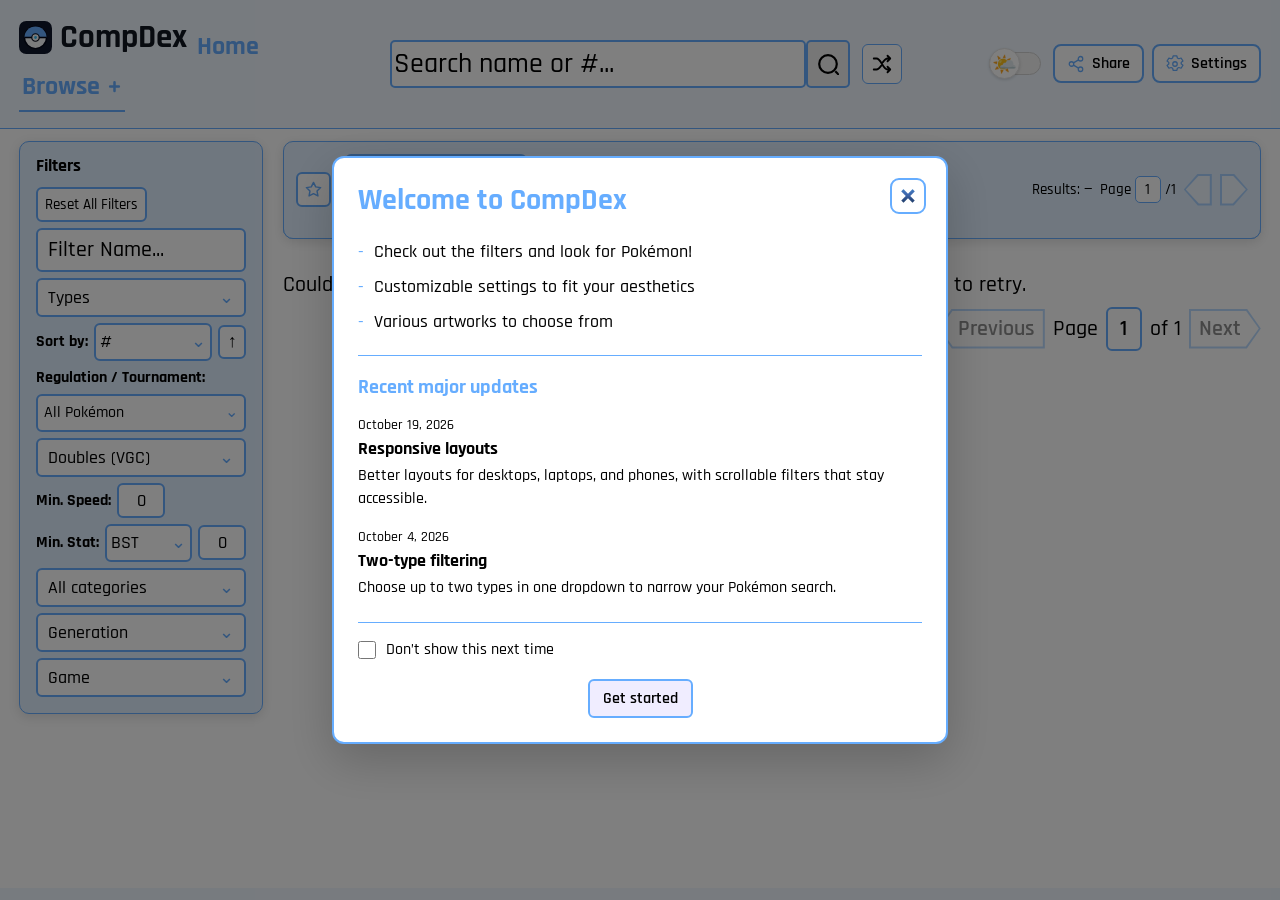
<file: index.html>
<!doctype html>
<html>
  <head><meta charset="utf-8" /><meta name="viewport" content="width=device-width, initial-scale=1" />
    <link rel="stylesheet" href="css/index.css?v=responsive-1" />
    <link rel="stylesheet" href="css/shared.css?v=welcome-preview-1" />
    <link rel="stylesheet" href="css/responsive.css?v=card-name-ellipsis-3" />
    <link rel="stylesheet" href="css/navigation.css?v=4" />
    <script src="js/navigation.js?v=2" defer></script>
    <link rel="icon" type="image/svg+xml" href="favicon.svg" />

    <link rel="preconnect" href="https://fonts.googleapis.com" />
    <link rel="preconnect" href="https://fonts.gstatic.com" crossorigin />
    <link
      href="https://fonts.googleapis.com/css2?family=Rajdhani:wght@300;400;500;600;700&display=swap"
      rel="stylesheet"
    />
<script src="js/settings.js?v=welcome-preview-1"></script>
    <script src="js/fetchapi.js?v=modern-models-37"></script>
    <title>CompDex</title>
  </head>
  <body class="readable-text">
    <div class="homepagebar">
      <div class="bar-left">
        <h2 id="homebutton" onclick="window.location.replace('index.html')">
          <img class="site-logo" src="favicon.svg" alt="" /> CompDex
        </h2>
        <h3 class="page-label">Home</h3>
      </div>

      <div class="bar-mid">
        <div class="searchbarbut">
          <div class="search-input-wrap">
            <input type="search" id="searchbarid" placeholder="Search name or #..." autocomplete="off" spellcheck="false" autocorrect="off" autocapitalize="none" />
            <button type="button" id="clear-search" aria-label="Clear search">
              ×
            </button>
          </div>
          <button id="searchbutton" onclick="pokeSearch()">
            <svg
              xmlns="http://www.w3.org/2000/svg"
              width="22"
              height="22"
              viewBox="0 0 20 20"
              fill="none"
              stroke="currentColor"
              stroke-width="2"
            >
              <circle cx="10" cy="10" r="8" />
              <line x1="21" y1="21" x2="16.65" y2="16.65" />
            </svg>
          </button>
          <div id="search-dropdown"></div>
        </div>
        <button id="random-pokemon" class="shuffle-button" type="button" aria-label="Go to a random Pokémon" title="Go to a random Pokémon"><svg viewBox="0 0 24 24" aria-hidden="true"><path d="M3 6h3c5 0 7 12 12 12h3M18 15l3 3-3 3M3 18h3c2 0 3.5-2 5-4M13 10c1.5-2 3-4 5-4h3M18 3l3 3-3 3"/></svg></button>
      </div>

      <div class="bar-right">
        <button id="share-button" type="button" aria-label="Share"><svg viewBox="0 0 24 24" aria-hidden="true"><circle cx="18" cy="5" r="3"/><circle cx="6" cy="12" r="3"/><circle cx="18" cy="19" r="3"/><path d="m8.6 10.5 6.8-4M8.6 13.5l6.8 4"/></svg><span>Share</span></button>
        <button id="settings-button" type="button" aria-label="Settings" title="Settings"><svg class="settings-icon" viewBox="0 0 24 24" aria-hidden="true"><path d="m9 3-.5 3-2 1.2-2.8-1.1-2 3.5 2.3 1.9v2.4l-2.3 1.9 2 3.5 2.8-1.1 2 1.2.5 3h4l.5-3 2-1.2 2.8 1.1 2-3.5-2.3-1.9v-2.4l2.3-1.9-2-3.5-2.8 1.1-2-1.2-.5-3Z"/><circle cx="11" cy="12" r="3"/></svg><span>Settings</span></button><!--make this work later-->
      </div>
    </div>
    <main class="homepage-layout">
      <section id="homepage-filters" class="homepage-filters" aria-label="Filter Pokémon">
        <button id="filters-toggle" type="button" aria-expanded="false" aria-controls="filters-content">Filters <span aria-hidden="true">⌄</span></button>
        <dialog id="filters-dialog" aria-labelledby="filters-title">
        <div class="filters-heading"><h2 id="filters-title">Filters</h2><button id="close-filters" type="button" aria-label="Close filters">Close ×</button></div>
        <div id="filters-content" class="filters-content">
        <div class="sidebar-filter-actions">
        <button id="reset-filters" type="button">Reset All Filters</button>
        </div>
        <div class="mini-search-wrap">
          <input id="name-filter" type="search" placeholder="Filter Name..." aria-label="Filter Pokémon by name" autocomplete="off" spellcheck="false" autocorrect="off" autocapitalize="none" />
        </div>
        <select id="type-filter" aria-label="Types">
          <option value="">Types</option>
        </select>
        <select id="second-type-filter" aria-label="Second selected type" hidden>
          <option value="">Types</option>
        </select>

        <div class="sidebar-sort-controls">
        <label for="sort-filter">Sort by:</label>
        <select id="sort-filter">
          <option value="id">#</option>
          <option value="name">Name</option>
          <option value="total">Base Stat Total</option>
          <option value="speed">Speed</option>
          <option value="attack">Attack</option>
          <option value="special-attack">Special Attack</option>
          <option value="defense">Defense</option>
          <option value="special-defense">Special Defense</option>
          <option value="hp">HP</option>
          <option value="usage">Usage</option>
        </select>
        <button id="sort-direction" type="button" aria-label="Ascending order; switch to descending">↑</button>
        </div>


        <label for="regulation-filter">Regulation / Tournament:</label>
        <select id="regulation-filter" aria-label="Regulation"><option value="">All Pokémon</option><option value="mc">Champions M-C (current)</option><option value="mb">Champions M-B</option></select>
        <select id="battle-format" aria-label="Battle format"><option value="doubles">Doubles (VGC)</option><option value="singles">Singles (BSS)</option></select>
        <p id="usage-note" class="competitive-note" role="status" hidden></p>
        <div class="minimum-speed-row"><label for="minimum-speed">Min. Speed:</label>
        <input id="minimum-speed" class="minimum-input" type="number" min="0" step="1" placeholder="0" /></div>
        <div class="minimum-stat-row"><label for="minimum-stat-filter">Min. Stat:</label><select id="minimum-stat-filter" aria-label="Minimum stat"><option value="total">Base Stat Total</option><option value="hp">HP</option><option value="attack">Attack</option><option value="defense">Defense</option><option value="special-attack">Special Attack</option><option value="special-defense">Special Defense</option><option value="speed">Speed</option></select><input id="minimum-stat-value" class="minimum-input" aria-label="Minimum selected stat value" type="number" min="0" step="1" placeholder="0" /></div>
        <select id="category-filter" aria-label="Pokemon category">
          <option value="">All categories</option><option value="ordinary">Ordinary</option><option value="legendary">Legendary</option><option value="pseudo">Pseudo-Legendary</option><option value="mythical">Mythical</option><option value="ultra">Ultra Beast</option><option value="paradox">Paradox</option>
        </select>
        <select id="generation-filter" aria-label="Generation" title="Generation in which the Pokémon species was introduced">
          <option value="">Generation</option>
        </select>
        <select id="game-filter" aria-label="Game family" title="Choose a game family, then an individual game"><option value="">Game</option><option value="1">Red / Blue</option><option value="2">Yellow</option><option value="3">Gold / Silver</option><option value="4">Crystal</option><option value="5">Ruby / Sapphire</option><option value="6">Emerald</option><option value="7">FireRed / LeafGreen</option><option value="8">Diamond / Pearl</option><option value="9">Platinum</option><option value="10">HeartGold / SoulSilver</option><option value="11">Black / White</option><option value="14">Black 2 / White 2</option><option value="15">X / Y</option><option value="16">Omega Ruby / Alpha Sapphire</option><option value="17">Sun / Moon</option><option value="18">Ultra Sun / Ultra Moon</option><option value="19">Let's Go Pikachu / Eevee</option><option value="20">Sword / Shield</option><option value="23">Brilliant Diamond / Shining Pearl</option><option value="24">Legends: Arceus</option><option value="25">Scarlet / Violet</option><option value="30">Legends: Z-A</option><option value="32">Champions</option></select>
        <select id="game-version-filter" aria-label="Individual game" disabled><option value="">All games</option><option value="1" data-group="1">Red</option><option value="2" data-group="1">Blue</option><option value="3" data-group="2">Yellow</option><option value="4" data-group="3">Gold</option><option value="5" data-group="3">Silver</option><option value="6" data-group="4">Crystal</option><option value="7" data-group="5">Ruby</option><option value="8" data-group="5">Sapphire</option><option value="9" data-group="6">Emerald</option><option value="10" data-group="7">FireRed</option><option value="11" data-group="7">LeafGreen</option><option value="12" data-group="8">Diamond</option><option value="13" data-group="8">Pearl</option><option value="14" data-group="9">Platinum</option><option value="15" data-group="10">HeartGold</option><option value="16" data-group="10">SoulSilver</option><option value="17" data-group="11">Black</option><option value="18" data-group="11">White</option><option value="21" data-group="14">Black 2</option><option value="22" data-group="14">White 2</option><option value="23" data-group="15">X</option><option value="24" data-group="15">Y</option><option value="25" data-group="16">Omega Ruby</option><option value="26" data-group="16">Alpha Sapphire</option><option value="27" data-group="17">Sun</option><option value="28" data-group="17">Moon</option><option value="29" data-group="18">Ultra Sun</option><option value="30" data-group="18">Ultra Moon</option><option value="31" data-group="19">Let's Go Pikachu</option><option value="32" data-group="19">Let's Go Eevee</option><option value="33" data-group="20">Sword</option><option value="34" data-group="20">Shield</option><option value="37" data-group="23" disabled>Brilliant Diamond — data unavailable</option><option value="38" data-group="23" disabled>Shining Pearl — data unavailable</option><option value="39" data-group="24" disabled>Legends: Arceus — data unavailable</option><option value="40" data-group="25" disabled>Scarlet — data unavailable</option><option value="41" data-group="25" disabled>Violet — data unavailable</option><option value="47" data-group="30" disabled>Legends: Z-A — data unavailable</option><option value="49" data-group="32" disabled>Champions — data unavailable</option></select>
        </div>
        </dialog>
      </section>
      <div class="homepage-results">
        <div class="index-toolbar">
        <div class="index-display-controls" aria-label="Pokémon card appearance">
          <div class="favorites-filter-wrap">
            <button id="favorites-filter" type="button" aria-label="Show favorited Pokémon" aria-pressed="false" aria-describedby="favorites-notice"><svg viewBox="0 0 24 24" aria-hidden="true"><path d="m12 3 2.8 5.7 6.2.9-4.5 4.4 1.1 6.2-5.6-3-5.6 3 1.1-6.2L3 9.6l6.2-.9Z" /></svg></button>
            <p id="favorites-notice" role="status" hidden></p>
          </div>
<select id="index-artwork" aria-label="Artwork style"><option value="hd">HD artwork</option><option value="pixel">Pixel art</option><option value="champions">Modern Models</option><option value="animated">3DS Model</option><option value="animatedPixel">Animated Pixels</option></select>
          <label for="index-shiny">Shiny <input id="index-shiny" type="checkbox" /></label>
          <label for="index-related" title="Include evolution relatives in search results">Related <input id="index-related" type="checkbox" /></label>
          <button id="shuffle-page" class="shuffle-button" type="button" aria-label="Shuffle a page of matching Pokémon" title="Show a random page from the current filters"><svg viewBox="0 0 24 24" aria-hidden="true"><path d="M3 6h3c5 0 7 12 12 12h3M18 15l3 3-3 3M3 18h3c2 0 3.5-2 5-4M13 10c1.5-2 3-4 5-4h3M18 3l3 3-3 3"/></svg></button>
        </div>
        <div class="filter-summary" aria-live="polite">
          <span id="filter-results">Results: —</span>
          <form id="top-page-form" novalidate>
            <label for="top-page-number">Page</label>
            <input id="top-page-number" type="number" min="1" step="1" value="1" required aria-label="Top page number" />
            <span id="top-page-total">/1</span>
          </form>
          <button id="top-previous-page" type="button" aria-label="Previous page" disabled></button>
          <button id="top-next-page" type="button" aria-label="Next page" disabled></button>
        </div>
        </div>
      <div id="poke-grid" aria-busy="true"></div>
      <div class="grid-footer">
      <p id="grid-status" role="status" aria-live="polite"></p>
      <nav class="pagination" aria-label="Pokémon pages">
        <button id="previous-page" type="button" disabled>Previous</button>
        <form id="page-form" novalidate>
          <label for="page-number">Page</label>
          <input id="page-number" type="number" min="1" step="1" value="1" required />
          <span id="page-total"></span>
        </form>
        <button id="next-page" type="button" disabled>Next</button>
      </nav>
      </div>
      </div>
    </main>
    <script src="js/homepage.js?v=floating-filters-2"></script>
    <footer class="site-bottom-bar" aria-label="Site footer"></footer>
  </body>
</html>
</file>
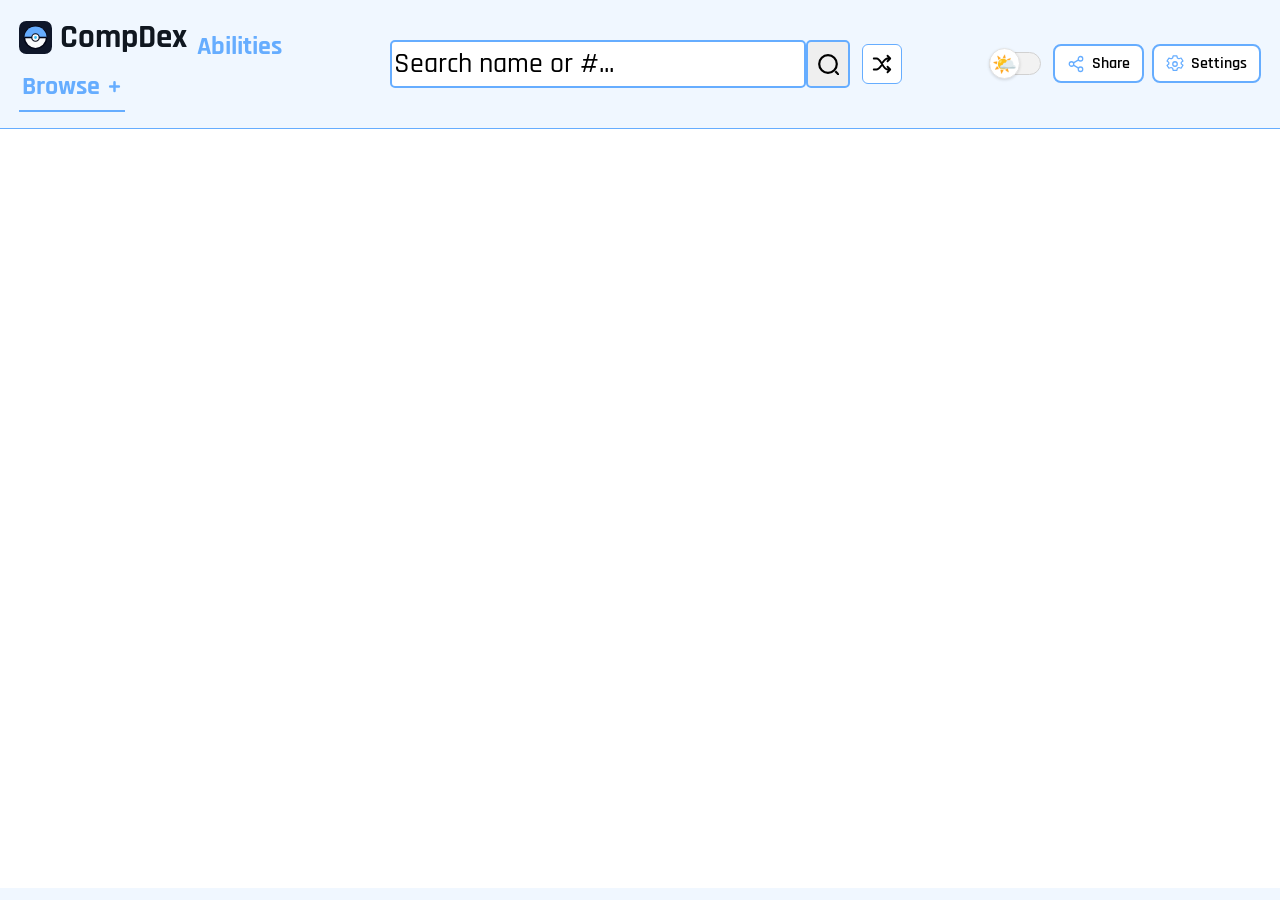
<file: abilities.html>
<!doctype html>
<html>
  <head><meta charset="utf-8" /><meta name="viewport" content="width=device-width, initial-scale=1" />
    <link rel="stylesheet" href="css/index.css?v=responsive-1" />
    <link rel="stylesheet" href="css/shared.css?v=welcome-preview-1" />
    <link rel="stylesheet" href="css/responsive.css?v=card-name-ellipsis-3" />
    <link rel="stylesheet" href="css/navigation.css?v=4" />
    <script src="js/navigation.js?v=2" defer></script>
    <link rel="icon" type="image/svg+xml" href="favicon.svg" />

    <link rel="preconnect" href="https://fonts.googleapis.com" />
    <link rel="preconnect" href="https://fonts.gstatic.com" crossorigin />
    <link
      href="https://fonts.googleapis.com/css2?family=Rajdhani:wght@300;400;500;600;700&display=swap"
      rel="stylesheet"
    />
<script src="js/settings.js?v=welcome-preview-1"></script>
    <script src="js/fetchapi.js?v=modern-models-37"></script>
    <title>Abilities — CompDex</title>
  </head>
  <body class="readable-text">
    <div class="homepagebar">
      <div class="bar-left">
        <h2 id="homebutton" onclick="window.location.replace('index.html')">
          <img class="site-logo" src="favicon.svg" alt="" /> CompDex
        </h2>
        <h3 class="page-label">Abilities</h3>
      </div>

      <div class="bar-mid">
        <div class="searchbarbut">
          <div class="search-input-wrap">
            <input type="search" id="searchbarid" placeholder="Search name or #..." autocomplete="off" spellcheck="false" autocorrect="off" autocapitalize="none" />
            <button type="button" id="clear-search" aria-label="Clear search">
              ×
            </button>
          </div>
          <button id="searchbutton" onclick="pokeSearch()">
            <svg
              xmlns="http://www.w3.org/2000/svg"
              width="22"
              height="22"
              viewBox="0 0 20 20"
              fill="none"
              stroke="currentColor"
              stroke-width="2"
            >
              <circle cx="10" cy="10" r="8" />
              <line x1="21" y1="21" x2="16.65" y2="16.65" />
            </svg>
          </button>
          <div id="search-dropdown"></div>
        </div>
        <button id="random-pokemon" data-shared-random class="shuffle-button" type="button" aria-label="Go to a random Pokémon" title="Go to a random Pokémon"><svg viewBox="0 0 24 24" aria-hidden="true"><path d="M3 6h3c5 0 7 12 12 12h3M18 15l3 3-3 3M3 18h3c2 0 3.5-2 5-4M13 10c1.5-2 3-4 5-4h3M18 3l3 3-3 3"/></svg></button>
      </div>

      <div class="bar-right">
        <button id="share-button" type="button" aria-label="Share"><svg viewBox="0 0 24 24" aria-hidden="true"><circle cx="18" cy="5" r="3"/><circle cx="6" cy="12" r="3"/><circle cx="18" cy="19" r="3"/><path d="m8.6 10.5 6.8-4M8.6 13.5l6.8 4"/></svg><span>Share</span></button>
        <button id="settings-button" type="button" aria-label="Settings" title="Settings"><svg class="settings-icon" viewBox="0 0 24 24" aria-hidden="true"><path d="m9 3-.5 3-2 1.2-2.8-1.1-2 3.5 2.3 1.9v2.4l-2.3 1.9 2 3.5 2.8-1.1 2 1.2.5 3h4l.5-3 2-1.2 2.8 1.1 2-3.5-2.3-1.9v-2.4l2.3-1.9-2-3.5-2.8 1.1-2-1.2-.5-3Z"/><circle cx="11" cy="12" r="3"/></svg><span>Settings</span></button><!--make this work later-->
      </div>
    </div>
    <main aria-label="Abilities"></main>
    <footer class="site-bottom-bar" aria-label="Site footer"></footer>
  </body>
</html>
</file>
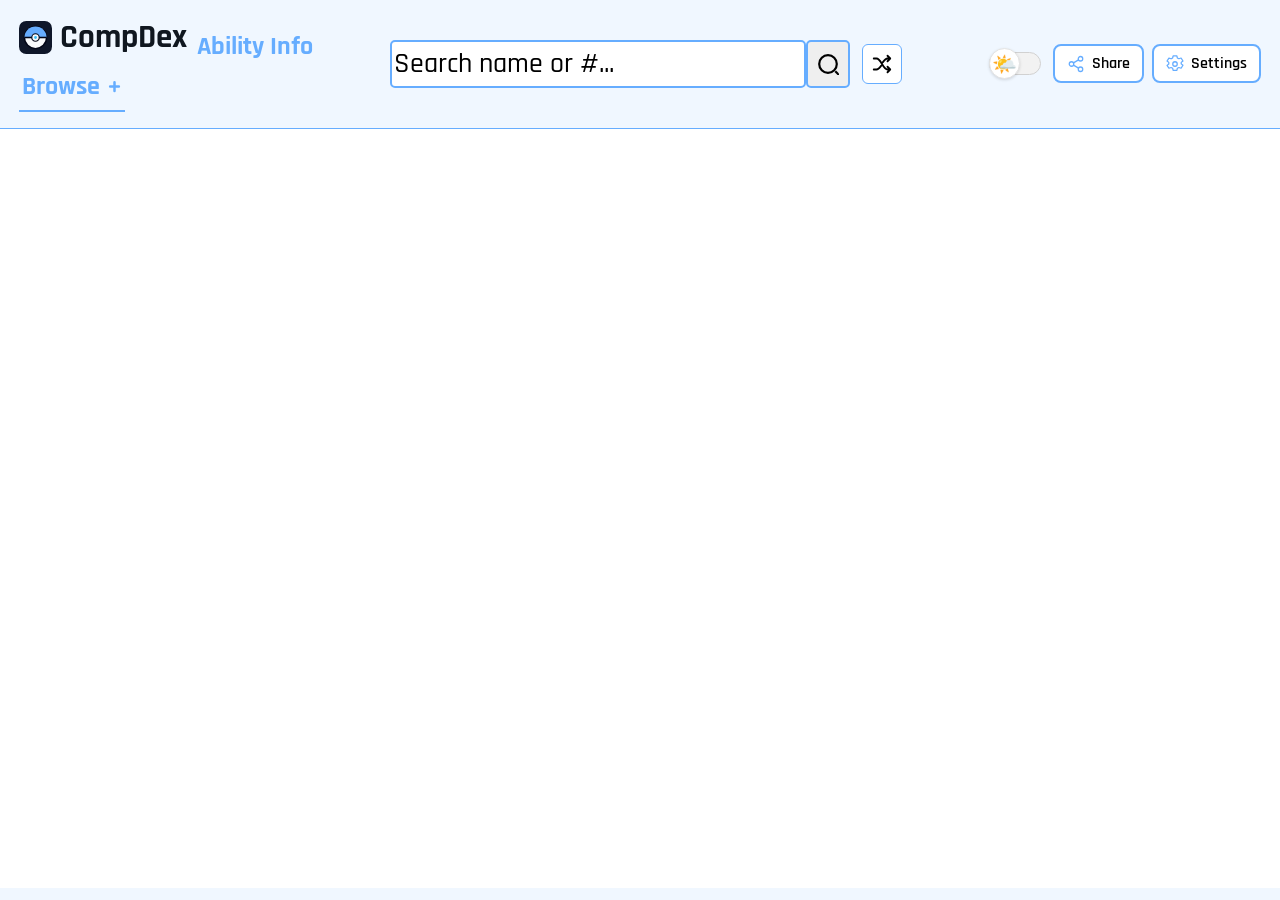
<file: abilityinfo.html>
<!doctype html>
<html>
  <head><meta charset="utf-8" /><meta name="viewport" content="width=device-width, initial-scale=1" />
    <link rel="stylesheet" href="css/index.css?v=responsive-1" />
    <link rel="stylesheet" href="css/shared.css?v=welcome-preview-1" />
    <link rel="stylesheet" href="css/responsive.css?v=card-name-ellipsis-3" />
    <link rel="stylesheet" href="css/navigation.css?v=4" />
    <script src="js/navigation.js?v=2" defer></script>
    <link rel="icon" type="image/svg+xml" href="favicon.svg" />

    <link rel="preconnect" href="https://fonts.googleapis.com" />
    <link rel="preconnect" href="https://fonts.gstatic.com" crossorigin />
    <link
      href="https://fonts.googleapis.com/css2?family=Rajdhani:wght@300;400;500;600;700&display=swap"
      rel="stylesheet"
    />
<script src="js/settings.js?v=welcome-preview-1"></script>
    <script src="js/fetchapi.js?v=modern-models-37"></script>
    <title>Ability Info — CompDex</title>
  </head>
  <body class="readable-text">
    <div class="homepagebar">
      <div class="bar-left">
        <h2 id="homebutton" onclick="window.location.replace('index.html')">
          <img class="site-logo" src="favicon.svg" alt="" /> CompDex
        </h2>
        <h3 class="page-label">Ability Info</h3>
      </div>

      <div class="bar-mid">
        <div class="searchbarbut">
          <div class="search-input-wrap">
            <input type="search" id="searchbarid" placeholder="Search name or #..." autocomplete="off" spellcheck="false" autocorrect="off" autocapitalize="none" />
            <button type="button" id="clear-search" aria-label="Clear search">
              ×
            </button>
          </div>
          <button id="searchbutton" onclick="pokeSearch()">
            <svg
              xmlns="http://www.w3.org/2000/svg"
              width="22"
              height="22"
              viewBox="0 0 20 20"
              fill="none"
              stroke="currentColor"
              stroke-width="2"
            >
              <circle cx="10" cy="10" r="8" />
              <line x1="21" y1="21" x2="16.65" y2="16.65" />
            </svg>
          </button>
          <div id="search-dropdown"></div>
        </div>
        <button id="random-pokemon" data-shared-random class="shuffle-button" type="button" aria-label="Go to a random Pokémon" title="Go to a random Pokémon"><svg viewBox="0 0 24 24" aria-hidden="true"><path d="M3 6h3c5 0 7 12 12 12h3M18 15l3 3-3 3M3 18h3c2 0 3.5-2 5-4M13 10c1.5-2 3-4 5-4h3M18 3l3 3-3 3"/></svg></button>
      </div>

      <div class="bar-right">
        <button id="share-button" type="button" aria-label="Share"><svg viewBox="0 0 24 24" aria-hidden="true"><circle cx="18" cy="5" r="3"/><circle cx="6" cy="12" r="3"/><circle cx="18" cy="19" r="3"/><path d="m8.6 10.5 6.8-4M8.6 13.5l6.8 4"/></svg><span>Share</span></button>
        <button id="settings-button" type="button" aria-label="Settings" title="Settings"><svg class="settings-icon" viewBox="0 0 24 24" aria-hidden="true"><path d="m9 3-.5 3-2 1.2-2.8-1.1-2 3.5 2.3 1.9v2.4l-2.3 1.9 2 3.5 2.8-1.1 2 1.2.5 3h4l.5-3 2-1.2 2.8 1.1 2-3.5-2.3-1.9v-2.4l2.3-1.9-2-3.5-2.8 1.1-2-1.2-.5-3Z"/><circle cx="11" cy="12" r="3"/></svg><span>Settings</span></button><!--make this work later-->
      </div>
    </div>
    <main aria-label="Ability Info"></main>
    <footer class="site-bottom-bar" aria-label="Site footer"></footer>
  </body>
</html>
</file>
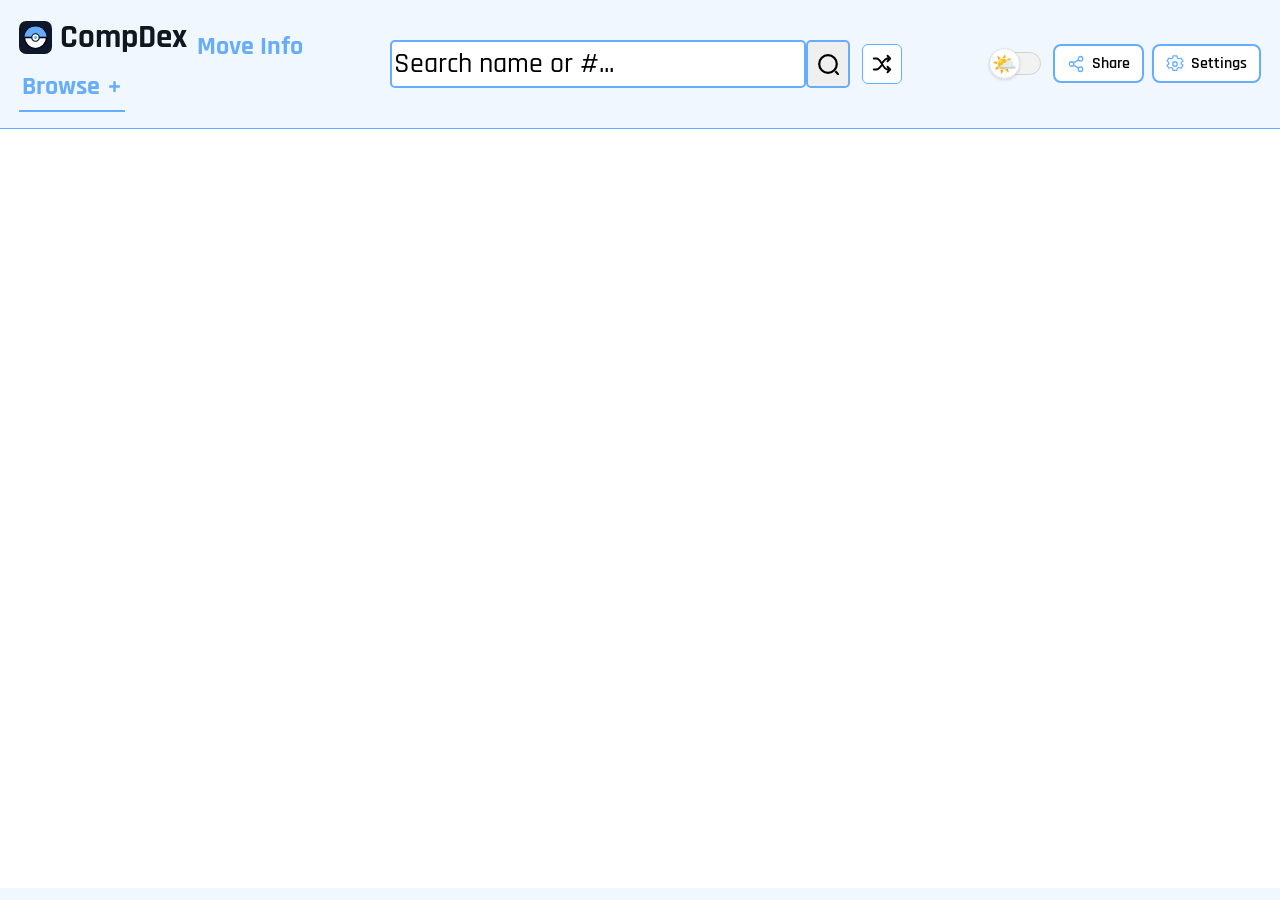
<file: moveinfo.html>
<!doctype html>
<html>
  <head><meta charset="utf-8" /><meta name="viewport" content="width=device-width, initial-scale=1" />
    <link rel="stylesheet" href="css/index.css?v=responsive-1" />
    <link rel="stylesheet" href="css/shared.css?v=welcome-preview-1" />
    <link rel="stylesheet" href="css/responsive.css?v=card-name-ellipsis-3" />
    <link rel="stylesheet" href="css/navigation.css?v=4" />
    <script src="js/navigation.js?v=2" defer></script>
    <link rel="icon" type="image/svg+xml" href="favicon.svg" />

    <link rel="preconnect" href="https://fonts.googleapis.com" />
    <link rel="preconnect" href="https://fonts.gstatic.com" crossorigin />
    <link
      href="https://fonts.googleapis.com/css2?family=Rajdhani:wght@300;400;500;600;700&display=swap"
      rel="stylesheet"
    />
<script src="js/settings.js?v=welcome-preview-1"></script>
    <script src="js/fetchapi.js?v=modern-models-37"></script>
    <title>Move Info — CompDex</title>
  </head>
  <body class="readable-text">
    <div class="homepagebar">
      <div class="bar-left">
        <h2 id="homebutton" onclick="window.location.replace('index.html')">
          <img class="site-logo" src="favicon.svg" alt="" /> CompDex
        </h2>
        <h3 class="page-label">Move Info</h3>
      </div>

      <div class="bar-mid">
        <div class="searchbarbut">
          <div class="search-input-wrap">
            <input type="search" id="searchbarid" placeholder="Search name or #..." autocomplete="off" spellcheck="false" autocorrect="off" autocapitalize="none" />
            <button type="button" id="clear-search" aria-label="Clear search">
              ×
            </button>
          </div>
          <button id="searchbutton" onclick="pokeSearch()">
            <svg
              xmlns="http://www.w3.org/2000/svg"
              width="22"
              height="22"
              viewBox="0 0 20 20"
              fill="none"
              stroke="currentColor"
              stroke-width="2"
            >
              <circle cx="10" cy="10" r="8" />
              <line x1="21" y1="21" x2="16.65" y2="16.65" />
            </svg>
          </button>
          <div id="search-dropdown"></div>
        </div>
        <button id="random-pokemon" data-shared-random class="shuffle-button" type="button" aria-label="Go to a random Pokémon" title="Go to a random Pokémon"><svg viewBox="0 0 24 24" aria-hidden="true"><path d="M3 6h3c5 0 7 12 12 12h3M18 15l3 3-3 3M3 18h3c2 0 3.5-2 5-4M13 10c1.5-2 3-4 5-4h3M18 3l3 3-3 3"/></svg></button>
      </div>

      <div class="bar-right">
        <button id="share-button" type="button" aria-label="Share"><svg viewBox="0 0 24 24" aria-hidden="true"><circle cx="18" cy="5" r="3"/><circle cx="6" cy="12" r="3"/><circle cx="18" cy="19" r="3"/><path d="m8.6 10.5 6.8-4M8.6 13.5l6.8 4"/></svg><span>Share</span></button>
        <button id="settings-button" type="button" aria-label="Settings" title="Settings"><svg class="settings-icon" viewBox="0 0 24 24" aria-hidden="true"><path d="m9 3-.5 3-2 1.2-2.8-1.1-2 3.5 2.3 1.9v2.4l-2.3 1.9 2 3.5 2.8-1.1 2 1.2.5 3h4l.5-3 2-1.2 2.8 1.1 2-3.5-2.3-1.9v-2.4l2.3-1.9-2-3.5-2.8 1.1-2-1.2-.5-3Z"/><circle cx="11" cy="12" r="3"/></svg><span>Settings</span></button><!--make this work later-->
      </div>
    </div>
    <main aria-label="Move Info"></main>
    <footer class="site-bottom-bar" aria-label="Site footer"></footer>
  </body>
</html>
</file>
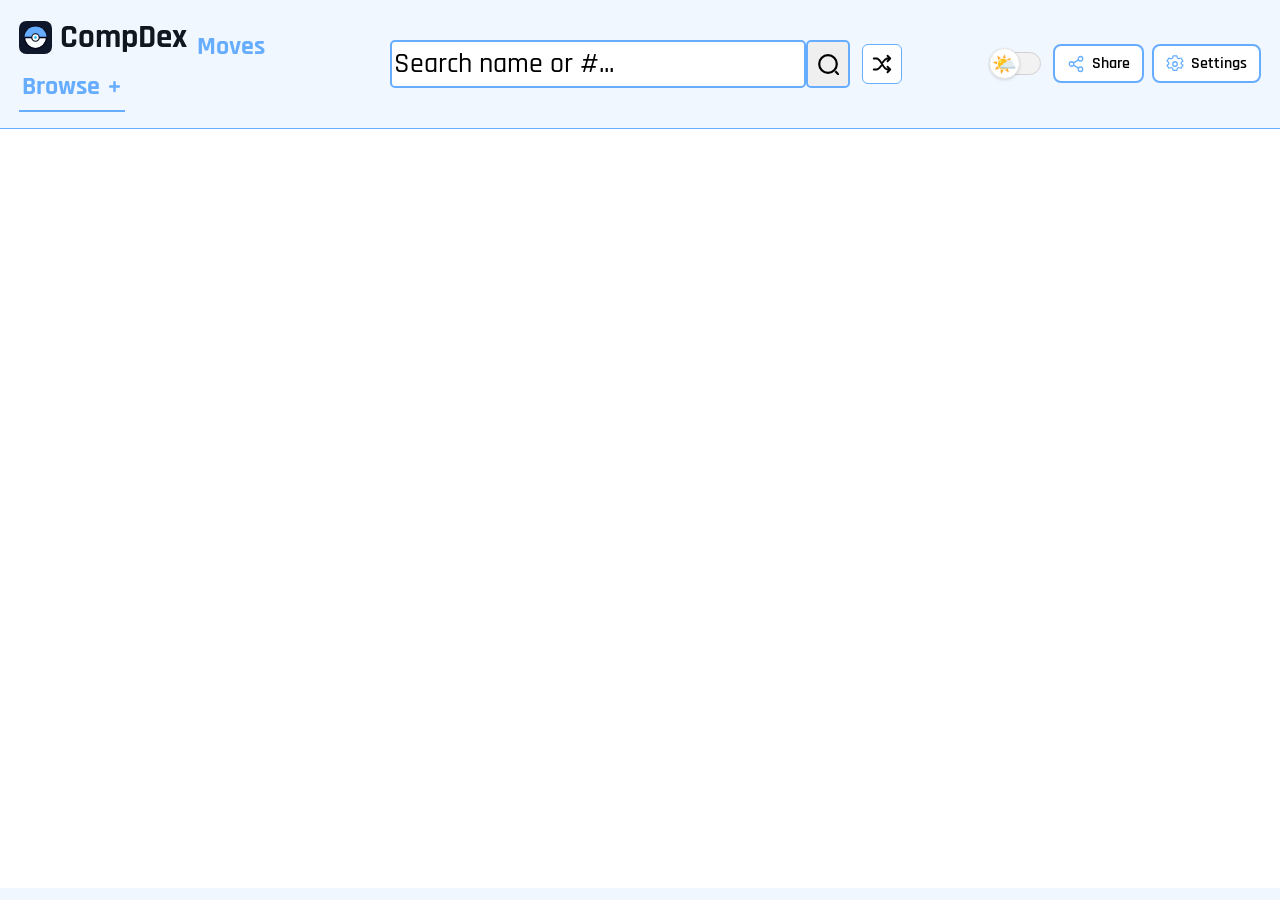
<file: moves.html>
<!doctype html>
<html>
  <head><meta charset="utf-8" /><meta name="viewport" content="width=device-width, initial-scale=1" />
    <link rel="stylesheet" href="css/index.css?v=responsive-1" />
    <link rel="stylesheet" href="css/shared.css?v=welcome-preview-1" />
    <link rel="stylesheet" href="css/responsive.css?v=card-name-ellipsis-3" />
    <link rel="stylesheet" href="css/navigation.css?v=4" />
    <script src="js/navigation.js?v=2" defer></script>
    <link rel="icon" type="image/svg+xml" href="favicon.svg" />

    <link rel="preconnect" href="https://fonts.googleapis.com" />
    <link rel="preconnect" href="https://fonts.gstatic.com" crossorigin />
    <link
      href="https://fonts.googleapis.com/css2?family=Rajdhani:wght@300;400;500;600;700&display=swap"
      rel="stylesheet"
    />
<script src="js/settings.js?v=welcome-preview-1"></script>
    <script src="js/fetchapi.js?v=modern-models-37"></script>
    <title>Moves — CompDex</title>
  </head>
  <body class="readable-text">
    <div class="homepagebar">
      <div class="bar-left">
        <h2 id="homebutton" onclick="window.location.replace('index.html')">
          <img class="site-logo" src="favicon.svg" alt="" /> CompDex
        </h2>
        <h3 class="page-label">Moves</h3>
      </div>

      <div class="bar-mid">
        <div class="searchbarbut">
          <div class="search-input-wrap">
            <input type="search" id="searchbarid" placeholder="Search name or #..." autocomplete="off" spellcheck="false" autocorrect="off" autocapitalize="none" />
            <button type="button" id="clear-search" aria-label="Clear search">
              ×
            </button>
          </div>
          <button id="searchbutton" onclick="pokeSearch()">
            <svg
              xmlns="http://www.w3.org/2000/svg"
              width="22"
              height="22"
              viewBox="0 0 20 20"
              fill="none"
              stroke="currentColor"
              stroke-width="2"
            >
              <circle cx="10" cy="10" r="8" />
              <line x1="21" y1="21" x2="16.65" y2="16.65" />
            </svg>
          </button>
          <div id="search-dropdown"></div>
        </div>
        <button id="random-pokemon" data-shared-random class="shuffle-button" type="button" aria-label="Go to a random Pokémon" title="Go to a random Pokémon"><svg viewBox="0 0 24 24" aria-hidden="true"><path d="M3 6h3c5 0 7 12 12 12h3M18 15l3 3-3 3M3 18h3c2 0 3.5-2 5-4M13 10c1.5-2 3-4 5-4h3M18 3l3 3-3 3"/></svg></button>
      </div>

      <div class="bar-right">
        <button id="share-button" type="button" aria-label="Share"><svg viewBox="0 0 24 24" aria-hidden="true"><circle cx="18" cy="5" r="3"/><circle cx="6" cy="12" r="3"/><circle cx="18" cy="19" r="3"/><path d="m8.6 10.5 6.8-4M8.6 13.5l6.8 4"/></svg><span>Share</span></button>
        <button id="settings-button" type="button" aria-label="Settings" title="Settings"><svg class="settings-icon" viewBox="0 0 24 24" aria-hidden="true"><path d="m9 3-.5 3-2 1.2-2.8-1.1-2 3.5 2.3 1.9v2.4l-2.3 1.9 2 3.5 2.8-1.1 2 1.2.5 3h4l.5-3 2-1.2 2.8 1.1 2-3.5-2.3-1.9v-2.4l2.3-1.9-2-3.5-2.8 1.1-2-1.2-.5-3Z"/><circle cx="11" cy="12" r="3"/></svg><span>Settings</span></button><!--make this work later-->
      </div>
    </div>
    <main aria-label="Moves"></main>
    <footer class="site-bottom-bar" aria-label="Site footer"></footer>
  </body>
</html>
</file>
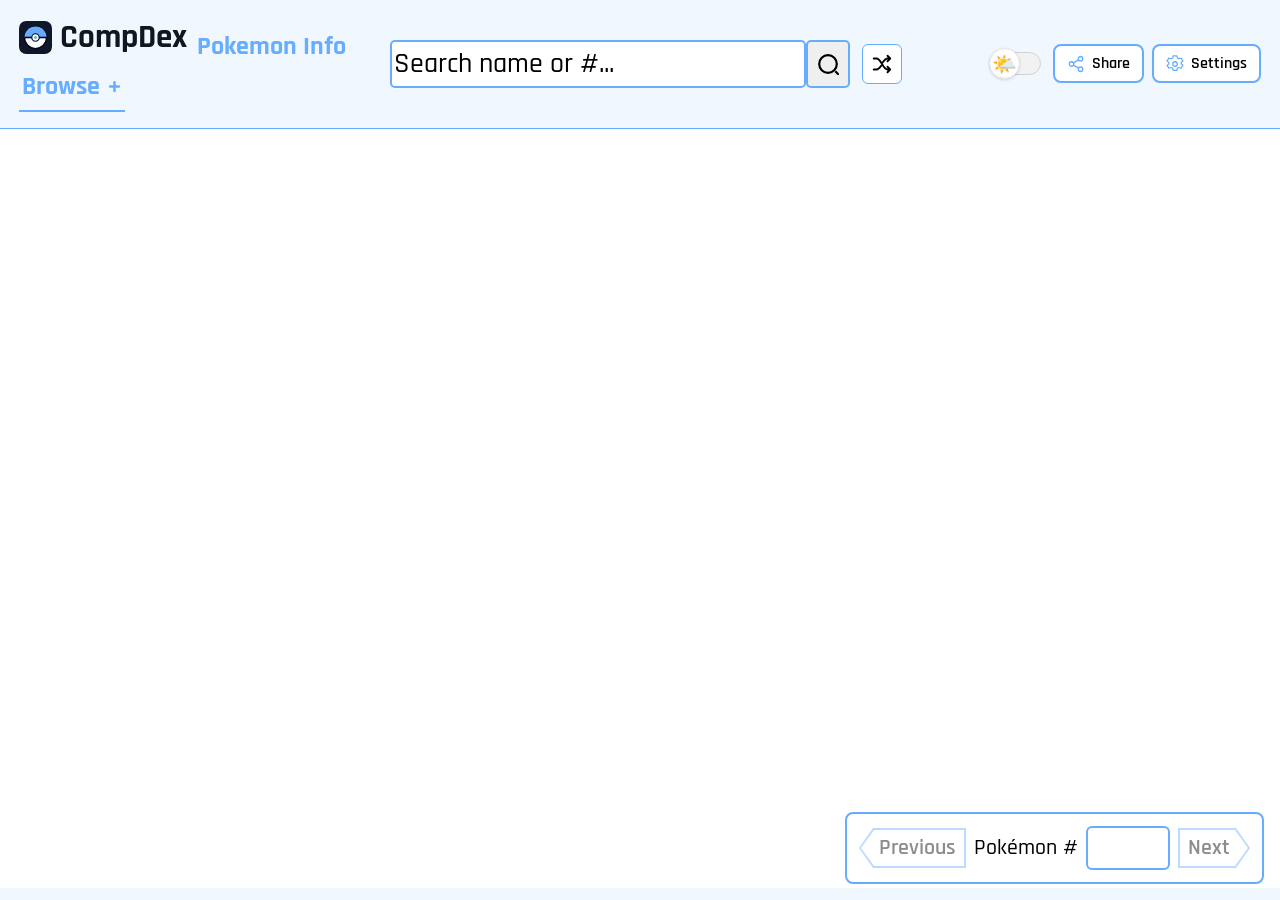
<file: pokemoninfo.html>
<!doctype html>
<html>
  <head><meta charset="utf-8" /><meta name="viewport" content="width=device-width, initial-scale=1" />
    <link rel="stylesheet" href="css/pokemoninfo.css?v=clickable-types-6" />
    <link rel="stylesheet" href="css/shared.css?v=welcome-preview-1" />
    <link rel="stylesheet" href="css/responsive.css?v=horizontal-evolution-1" />
    <link rel="stylesheet" href="css/navigation.css?v=4" />
    <script src="js/navigation.js?v=2" defer></script>
    <link rel="icon" type="image/svg+xml" href="favicon.svg" />

    <link rel="preconnect" href="https://fonts.googleapis.com" />
    <!--adds custom font-->
    <link rel="preconnect" href="https://fonts.gstatic.com" crossorigin />
    <link
      href="https://fonts.googleapis.com/css2?family=Rajdhani:wght@300;400;500;600;700&display=swap"
      rel="stylesheet"
    />
<script src="js/settings.js?v=welcome-preview-1"></script>
    <script src="js/fetchapi.js?v=modern-models-37"></script>
    <script src="js/forms.js?v=alternate-forms-3"></script>
    <script src="js/evolution.js?v=alternate-forms-3"></script>
    <title>Pokemon Info</title>
    <!--website title-->
  </head>
  <body class="readable-text">
    <!--same bar but the title takes u home-->
    <div class="homepagebar">
      <div class="bar-left">
        <h2 id="homebutton" onclick="window.location.replace('index.html');"><img class="site-logo" src="favicon.svg" alt="" /> CompDex</h2>
        <h3 class="page-label">Pokemon Info</h3>
      </div>
      <div class="bar-mid">
        <div class="searchbarbut">
          <div class="search-input-wrap">
            <input type="search" id="searchbarid" placeholder="Search name or #..." autocomplete="off" spellcheck="false" autocorrect="off" autocapitalize="none" />
            <button type="button" id="clear-search" aria-label="Clear search">
              ×
            </button>
          </div>
          <button id="searchbutton" onclick="pokeSearch()">
            <svg
              xmlns="http://www.w3.org/2000/svg"
              width="22"
              height="22"
              viewBox="0 0 20 20"
              fill="none"
              stroke="currentColor"
              stroke-width="2"
            >
              <circle cx="10" cy="10" r="8" />
              <line x1="21" y1="21" x2="16.65" y2="16.65" />
            </svg>
          </button>
          <div id="search-dropdown"></div>
        </div>
        <button id="random-pokemon" class="shuffle-button" data-shared-random type="button" aria-label="Go to a random Pokémon" title="Go to a random Pokémon"><svg viewBox="0 0 24 24" aria-hidden="true"><path d="M3 6h3c5 0 7 12 12 12h3M18 15l3 3-3 3M3 18h3c2 0 3.5-2 5-4M13 10c1.5-2 3-4 5-4h3M18 3l3 3-3 3"/></svg></button>
      </div>

      <div class="bar-right">
        <button id="share-button" type="button" aria-label="Share" title="Share"><svg viewBox="0 0 24 24" aria-hidden="true"><circle cx="18" cy="5" r="3"/><circle cx="6" cy="12" r="3"/><circle cx="18" cy="19" r="3"/><path d="m8.6 10.5 6.8-4M8.6 13.5l6.8 4"/></svg><span>Share</span></button>
        <button id="settings-button" type="button" aria-label="Settings" title="Settings"><svg class="settings-icon" viewBox="0 0 24 24" aria-hidden="true"><path d="m9 3-.5 3-2 1.2-2.8-1.1-2 3.5 2.3 1.9v2.4l-2.3 1.9 2 3.5 2.8-1.1 2 1.2.5 3h4l.5-3 2-1.2 2.8 1.1 2-3.5-2.3-1.9v-2.4l2.3-1.9-2-3.5-2.8 1.1-2-1.2-.5-3Z"/><circle cx="11" cy="12" r="3"/></svg><span>Settings</span></button>
      </div>
    </div>
    <div id="pokeinfo"></div>
    <form id="pokemon-number-form" class="pokemon-number-nav" novalidate>
      <span id="pokemon-number-status" role="status"></span>
      <button id="previous-pokemon" type="button" disabled>Previous</button>
      <label for="pokemon-number">Pokémon #</label>
      <input id="pokemon-number" type="number" min="1" step="1" required disabled aria-label="Pokémon number" />
      <button id="next-pokemon" type="button" disabled>Next</button>
    </form>
    <div id="ability-tooltip"></div>
    <script>
      const pokename = new URLSearchParams(window.location.search).get(
        "pokemon", //gets pokemon name from the top url
      );

      const abilityCache = {}
      let currentPokemonData = null;
      function updateInfoArtwork() {
        if (!currentPokemonData) return;
        const preferences = window.CompDexSettings.get();
        const { source, pixel: pixelArtwork, animated, modern, fallbacks } = getPokemonArtwork(currentPokemonData.sprites, preferences);
        const image = document.getElementById("pokemon-main-artwork");
        if (!image) return;
        swapPreparedArtwork(image, {source, pixel:pixelArtwork, animated, modern, fallbacks}, preferences).then(changed => {
          if (!changed || !image.isConnected) return;
          const mode = window.CompDexSettings.get().animations;
          if (mode === 'off') return;
          image.getAnimations().forEach(animation => animation.cancel());
          const frames = mode === 'reduced'
            ? [{opacity:0}, {opacity:1}]
            : [{opacity:0, translate:'0 -24px'}, {opacity:1, translate:'0 0'}];
          image.animate(frames, {
            duration:mode === 'reduced' ? 120 : 700,
            easing:mode === 'reduced' ? 'ease-out' : 'cubic-bezier(.22, 1, .36, 1)'
          });
        });
        document.getElementById("info-artwork").value = preferences.artwork;
        syncInfoArtworkMenu();
        document.getElementById("info-shiny").checked = preferences.shiny;
      }
      function syncInfoArtworkMenu() {
        const select = document.getElementById("info-artwork");
        document.getElementById("info-artwork-trigger").textContent = select.selectedOptions[0].textContent;
        document.querySelectorAll(".info-artwork-option").forEach(button => button.setAttribute("aria-checked", String(button.dataset.value === select.value)));
      }
      function closeInfoArtworkMenu() {
        document.getElementById("info-artwork-dropdown").classList.remove("open");
        document.getElementById("info-artwork-trigger").setAttribute("aria-expanded", "false");
        document.getElementById("info-artwork-menu").inert = true;
      }
      const infoFavoriteIds = new Set();
      try {
        const saved = JSON.parse(localStorage.getItem("compdex.favorites.v1") || "[]");
        if (Array.isArray(saved)) saved.filter(id => Number.isInteger(id) && id > 0).forEach(id => infoFavoriteIds.add(id));
      } catch {}
      function syncInfoFavorite() {
        const button = document.getElementById("info-favorite");
        if (!button || !currentPokemonData) return;
        const selected = infoFavoriteIds.has(currentPokemonData.id);
        button.setAttribute("aria-pressed", String(selected));
        button.setAttribute("aria-label", `${selected ? "Unfavorite" : "Favorite"} ${currentPokemonData.name.replace(/-/g, " ")}`);
      }

      async function loadPokemon() {
        const response = await fetch(
          "https://pokeapi.co/api/v2/pokemon/" + pokename,
        );
        if (!response.ok) {
          window.location.href = "notfound.html?pokemon=" + pokename;
          return;
        }
        let data = await response.json();
        const formName=new URLSearchParams(location.search).get('form');
        if(formName && data.forms.some(form=>form.name===formName)){
          const formResponse=await fetch('https://pokeapi.co/api/v2/pokemon-form/'+encodeURIComponent(formName));
          if(formResponse.ok)data=window.CompDexForms.fromForm(data,await formResponse.json());
        }
        currentPokemonData = { id: data.id, name: data.name, sprites: compactPokemonSprites(data.sprites) };
        const numberInput = document.getElementById("pokemon-number");
        numberInput.value = data.id;
        numberInput.disabled = false;
        updatePokemonNavigation();

        const info = document.getElementById("pokeinfo");

        const allTypes = [
          "normal",
          "fire",
          "water",
          "electric",
          "grass",
          "ice",
          "fighting",
          "poison",
          "ground",
          "flying",
          "psychic",
          "bug",
          "rock",
          "ghost",
          "dragon",
          "dark",
          "steel",
          "fairy",
        ];
        const types = data.types.map((t) => t.type.name);

        const typeMultipliers = {};
        const effectiveMultipliers = {};
        allTypes.forEach((t) => (typeMultipliers[t] = 1));

        let abilities = data.abilities.map((a) => a.ability.name);
  

        const typeRelations = await Promise.all(types.map(async type => {
          const response = await fetch("https://pokeapi.co/api/v2/type/" + type);
          return (await response.json()).damage_relations;
        }));
        for (const damageRelations of typeRelations) {
          //adds keys with multipliers for the typing that it takes in damage from
          damageRelations.double_damage_from.forEach((t) => {
            typeMultipliers[t.name] = (typeMultipliers[t.name] ?? 1) * 2;
          });
          damageRelations.half_damage_from.forEach((t) => {
            typeMultipliers[t.name] = (typeMultipliers[t.name] ?? 1) * 0.5;
          });
          damageRelations.no_damage_from.forEach((t) => {
            typeMultipliers[t.name] = 0;
          });
          //adds keys for the types that it does damage to
          damageRelations.double_damage_to.forEach((t) => {
            effectiveMultipliers[t.name] =
              (effectiveMultipliers[t.name] ?? 1) * 2;
          });
        }
        if (abilities.includes("levitate")) {
          //adds ground immunity if pokemon have that ability
          typeMultipliers["ground"] = 0;
        }

        if (abilities.includes("wonder-guard")) {
          //adds immunities for shedinja
          Object.keys(typeMultipliers).forEach((t) => {
            if (typeMultipliers[t] <= 1) {
              typeMultipliers[t] = 0;
            }
          });
        }
          for (const abilityName of abilities){
        fetch("https://pokeapi.co/api/v2/ability/" + abilityName)
        .then(function(res){
          return res.json();
        })
        .then(function(abilityData){
          const englishDesc = abilityData.effect_entries.find(entry => entry.language.name === "en")
          abilityCache[abilityName] = englishDesc?.short_effect || abilityData.flavor_text_entries.find(entry => entry.language.name === "en")?.flavor_text?.replace(/\s+/g, " ") || "No description available.";
        }).catch(() => { abilityCache[abilityName] = "Could not load description."; });
      }

        

        const weaknessesList = Object.keys(typeMultipliers).filter(
          (t) => typeMultipliers[t] > 1,
        );
        const resistancesList = Object.keys(typeMultipliers).filter(
          (t) => typeMultipliers[t] < 1 && typeMultipliers[t] > 0,
        );
        const immunitiesList = Object.keys(typeMultipliers).filter(
          (t) => typeMultipliers[t] === 0,
        );

        const strongAgainstList = Object.keys(effectiveMultipliers).filter(
          (t) => effectiveMultipliers[t] > 1,
        );

        const totalStats = data.stats[0].base_stat + data.stats[1].base_stat + data.stats[2].base_stat + data.stats[3].base_stat + data.stats[4].base_stat + data.stats[5].base_stat;
        const weightKg = (data.weight / 10).toFixed(1);
        const weightLbs = (data.weight / 10 * 2.205).toFixed(1);
        const displayName = reverseTransformName(data.name);

        info.innerHTML = `
        <div class="elements_sidebyside">
          <h1>${displayName} <span class="pokemon-title-number">· #${data.id}</span></h1>
          <button id="info-favorite" type="button" aria-pressed="false" aria-label="Favorite Pokémon"><svg viewBox="0 0 24 24" aria-hidden="true"><path d="m12 3 2.8 5.7 6.2.9-4.5 4.4 1.1 6.2-5.6-3-5.6 3 1.1-6.2L3 9.6l6.2-.9Z" /></svg></button>
        </div>
        <div class="info-layout"><div class="info-primary"><div class="sprite-stats">
          <div class="sprites">
            <div class="info-artwork-controls">
              <div id="info-artwork-dropdown" class="info-artwork-dropdown">
<select id="info-artwork" aria-label="Artwork style" hidden><option value="hd">HD artwork</option><option value="pixel">Pixel art</option><option value="champions">Modern Models</option><option value="animated">3DS Model</option><option value="animatedPixel">Animated Pixels</option></select>
                <button id="info-artwork-trigger" type="button" aria-label="Artwork style" aria-haspopup="menu" aria-expanded="false" aria-controls="info-artwork-menu">HD artwork</button>
                <div id="info-artwork-menu" class="filter-menu" role="menu" aria-labelledby="info-artwork-trigger" inert>
                  ${[["hd", "HD artwork"], ["pixel", "Pixel art"], ["champions", "Modern Models"], ["animated", "3DS Model"], ["animatedPixel", "Animated Pixels"]].map(([value, label]) => `<button type="button" class="info-artwork-option" role="menuitemradio" aria-checked="false" data-value="${value}">${label}</button>`).join("")}
                </div>
              </div>
              <label for="info-shiny">Shiny <input id="info-shiny" type="checkbox" /></label>
            </div>
            <div class="info-artwork-stage">
            <img id="pokemon-main-artwork" alt="${data.name}" />
            </div>
            <div class="info-artwork-types" aria-label="Pokémon types">${types.map(type => `<a class="type-badge type-${type}" href="typeinfo.html?type=${type}">${type}</a>`).join("")}</div>
          </div>
            <div class="stats">
              <div class="stats-header"><h2 class="stats-heading">Base stats</h2><span class="stats-pokemon-name">${displayName} · #${data.id}</span></div>
              <div class="stats-rows">
                ${data.stats.map((entry, index) => `<div class="stat-row">
                  <span class="stat-name">${["HP", "Attack", "Defense", "Sp. Atk", "Sp. Def", "Speed"][index]}</span>
                  <span class="stat-num">${entry.base_stat}</span>
                  <div class="stat-bar-container"><div class="stat-bar stat-${entry.base_stat < 30 ? "red" : entry.base_stat < 60 ? "orange" : entry.base_stat < 90 ? "yellow" : entry.base_stat < 130 ? "green" : "purple"}" style="width: ${Math.min(100, entry.base_stat / 255 * 100)}%"></div></div>
                </div>`).join("")}
              </div>
              <div class="stats-footer">
                <span class="stat-total">Base Stat Total <strong>${totalStats}</strong></span>
                <span class="stat-weight">Weight: ${weightKg} kg / ${weightLbs} lbs</span>
              </div>
              <div class="info-abilities"><h2>Abilities</h2>${data.abilities.map((a) => `<button type="button" class="ability-badge" data-ability="${a.ability.name}" onmouseenter="showAbilityTooltip(event, '${a.ability.name}')" onmousemove="showAbilityTooltip(event, '${a.ability.name}')" onmouseleave="hideAbilityTooltip()" onfocus="showAbilityTooltip(event, '${a.ability.name}')" onblur="hideAbilityTooltip()" onclick="showAbilityTooltip(event, '${a.ability.name}')">${a.ability.name.replace(/-/g, " ")}${a.is_hidden ? '<small>Hidden</small>' : ''}<span class="ability-info-icon" aria-hidden="true">i</span></button>`).join("")}</div>
              </div>
            </div>
        <section class="info-matchups" aria-label="Type matchups">
          <div class="matchups-header"><h2>Type matchups</h2><small>(Type Badges are clickable)</small></div>
          ${strongAgainstList.length > 0 ? `<div class="matchup-row"><h3>STAB <small>1.5x</small></h3><div class="matchup-badges">${strongAgainstList.map(t => `<a class="type-badge type-${t}" href="typeinfo.html?type=${t}">${t}</a>`).join("")}</div></div>` : ""}
          ${weaknessesList.length > 0 ? `<div class="matchup-row"><h3>Weaknesses</h3><div class="matchup-badges">${weaknessesList.map(t => `<a class="type-badge-multipliers type-${t}" href="typeinfo.html?type=${t}">${t} ${typeMultipliers[t]}×</a>`).join("")}</div></div>` : ""}
          ${resistancesList.length > 0 ? `<div class="matchup-row"><h3>Resistances</h3><div class="matchup-badges">${resistancesList.map(t => `<a class="type-badge-multipliers type-${t}" href="typeinfo.html?type=${t}">${t} ${typeMultipliers[t]}×</a>`).join("")}</div></div>` : ""}
          ${immunitiesList.length > 0 ? `<div class="matchup-row"><h3>Immunities</h3><div class="matchup-badges">${immunitiesList.map(t => `<a class="type-badge-multipliers type-${t}" href="typeinfo.html?type=${t}">${t} 0×</a>`).join("")}${abilities.includes("levitate") ? '<small class="matchup-note">Ground immunity requires Levitate.</small>' : ""}</div></div>` : ""}
        </section>
        </div><section class="info-evolution" aria-label="Evolution line"><h2>Evolution line</h2><div id="evolution-content" aria-live="polite" aria-busy="true">Loading evolution line…</div></section></div>
        `;
        updateInfoArtwork();
        window.CompDexEvolution.load(data);
        syncInfoFavorite();
        document.getElementById("info-favorite").addEventListener("click", () => {
          if (infoFavoriteIds.has(data.id)) infoFavoriteIds.delete(data.id);
          else infoFavoriteIds.add(data.id);
          try { localStorage.setItem("compdex.favorites.v1", JSON.stringify([...infoFavoriteIds])); } catch {}
          syncInfoFavorite();
        });
        const changeArtwork = () => window.CompDexSettings.setArtwork(document.getElementById("info-artwork").value, document.getElementById("info-shiny").checked);
        document.getElementById("info-artwork").addEventListener("change", changeArtwork);
        document.getElementById("info-shiny").addEventListener("change", changeArtwork);
        const artworkDropdown = document.getElementById("info-artwork-dropdown");
        const artworkTrigger = document.getElementById("info-artwork-trigger");
        const artworkMenu = document.getElementById("info-artwork-menu");
        const artworkOptions = [...artworkMenu.querySelectorAll("button")];
        const openArtworkMenu = () => {
          artworkDropdown.classList.add("open");
          artworkTrigger.setAttribute("aria-expanded", "true");
          artworkMenu.inert = false;
          artworkOptions.find(button => button.dataset.value === document.getElementById("info-artwork").value).focus();
        };
        artworkTrigger.addEventListener("click", () => artworkDropdown.classList.contains("open") ? closeInfoArtworkMenu() : openArtworkMenu());
        artworkTrigger.addEventListener("keydown", event => {
          if (["ArrowDown", "ArrowUp"].includes(event.key)) { event.preventDefault(); openArtworkMenu(); }
        });
        artworkOptions.forEach(button => button.addEventListener("click", () => {
          document.getElementById("info-artwork").value = button.dataset.value;
          closeInfoArtworkMenu();
          artworkTrigger.focus();
          changeArtwork();
        }));
        artworkMenu.addEventListener("keydown", event => {
          const index = artworkOptions.indexOf(document.activeElement);
          if (["ArrowDown", "ArrowUp", "Home", "End"].includes(event.key)) {
            event.preventDefault();
            const next = event.key === "Home" ? 0 : event.key === "End" ? artworkOptions.length - 1 : (index + (event.key === "ArrowDown" ? 1 : -1) + artworkOptions.length) % artworkOptions.length;
            artworkOptions[next].focus();
          }
        });
        document.addEventListener("click", event => { if (!artworkDropdown.contains(event.target)) closeInfoArtworkMenu(); });
        artworkDropdown.addEventListener("keydown", event => {
          if (event.key === "Escape") { closeInfoArtworkMenu(); artworkTrigger.focus(); }
        });
        artworkDropdown.addEventListener("focusout", event => { if (!artworkDropdown.contains(event.relatedTarget)) closeInfoArtworkMenu(); });
      }
      
      function showAbilityTooltip(event, abilityName){
        const tooltip = document.getElementById("ability-tooltip");
        const description = abilityCache[abilityName]
        if (description){
          tooltip.textContent = description;
        } else{
          tooltip.textContent = "Loading...";
        }
        tooltip.classList.add("visible");
        const bounds = event.currentTarget.getBoundingClientRect();
        const x = Number.isFinite(event.clientX) ? event.clientX : bounds.left;
        const y = Number.isFinite(event.clientY) ? event.clientY : bounds.top;
        tooltip.style.left = Math.max(8, Math.min(x + 5, window.innerWidth - tooltip.offsetWidth - 8)) + "px";
        tooltip.style.top = Math.max(8, y - tooltip.offsetHeight - 10) + "px";
      }

      function hideAbilityTooltip(){
        const tooltip = document.getElementById("ability-tooltip");
        tooltip.classList.remove("visible");
      }

      let navigatingNumber = false;
      let currentPokemonNumber = 1;
      let maxPokemonNumber = 1;
      let pokemonNavigationList = [];
      async function updatePokemonNavigation() {
        const input = document.getElementById("pokemon-number");
        currentPokemonNumber = Number(input.value);
        await pokemonNamesReady;
        pokemonNavigationList = [...allPokemonNames].sort((a, b) => a.id - b.id);
        const numbers = pokemonNavigationList.map(p => p.id);
        if (!numbers.length) return;
        maxPokemonNumber = Math.max(...numbers);
        input.max = maxPokemonNumber;
        document.getElementById("previous-pokemon").disabled = currentPokemonNumber <= 1;
        document.getElementById("next-pokemon").disabled = currentPokemonNumber >= maxPokemonNumber;
      }
      async function goToPokemonNumber() {
        const input = document.getElementById("pokemon-number");
        if (navigatingNumber || !input.value.trim()) return;
        navigatingNumber = true;
        input.disabled = true;
        document.getElementById("previous-pokemon").disabled = true;
        document.getElementById("next-pokemon").disabled = true;
        const status = document.getElementById("pokemon-number-status");
        status.textContent = "Loading…";
        try {
          await pokemonNamesReady;
          const defaultPokemon = allPokemonNames;
          if (!defaultPokemon.length) throw new Error("Number list unavailable");
          const max = Math.max(...defaultPokemon.map(p => p.id));
          const number = Math.max(1, Math.min(max, Math.trunc(Number(input.value))));
          if (!Number.isFinite(number)) throw new Error("Invalid number");
          input.value = number;
          input.max = max;
          const pokemon = defaultPokemon.find(p => p.id === number);
          if (!pokemon) throw new Error("Pokémon unavailable");
          window.location.href = "pokemoninfo.html?pokemon=" + encodeURIComponent(pokemon.api);
        } catch {
          status.textContent = "Could not open Pokémon. Try again.";
          input.disabled = false;
          navigatingNumber = false;
          document.getElementById("previous-pokemon").disabled = currentPokemonNumber <= 1;
          document.getElementById("next-pokemon").disabled = currentPokemonNumber >= maxPokemonNumber;
        }
      }
      document.getElementById("pokemon-number-form").addEventListener("submit", event => {
        event.preventDefault();
        goToPokemonNumber();
      });
      document.getElementById("pokemon-number").addEventListener("change", goToPokemonNumber);
      document.getElementById("previous-pokemon").addEventListener("click", () => {
        const previous = pokemonNavigationList.filter(p => p.id < currentPokemonNumber).pop();
        if (!previous) return;
        document.getElementById("pokemon-number").value = previous.id;
        goToPokemonNumber();
      });
      document.getElementById("next-pokemon").addEventListener("click", () => {
        const next = pokemonNavigationList.find(p => p.id > currentPokemonNumber);
        if (!next) return;
        document.getElementById("pokemon-number").value = next.id;
        goToPokemonNumber();
      });
      window.addEventListener("compdex:settings-changed", event => {
        if (event.detail.previous.artwork !== event.detail.settings.artwork || event.detail.previous.shiny !== event.detail.settings.shiny) updateInfoArtwork();
      });
      loadPokemon();
    </script>
    <footer class="site-bottom-bar" aria-label="Site footer"></footer>
  </body>
</html>
</file>
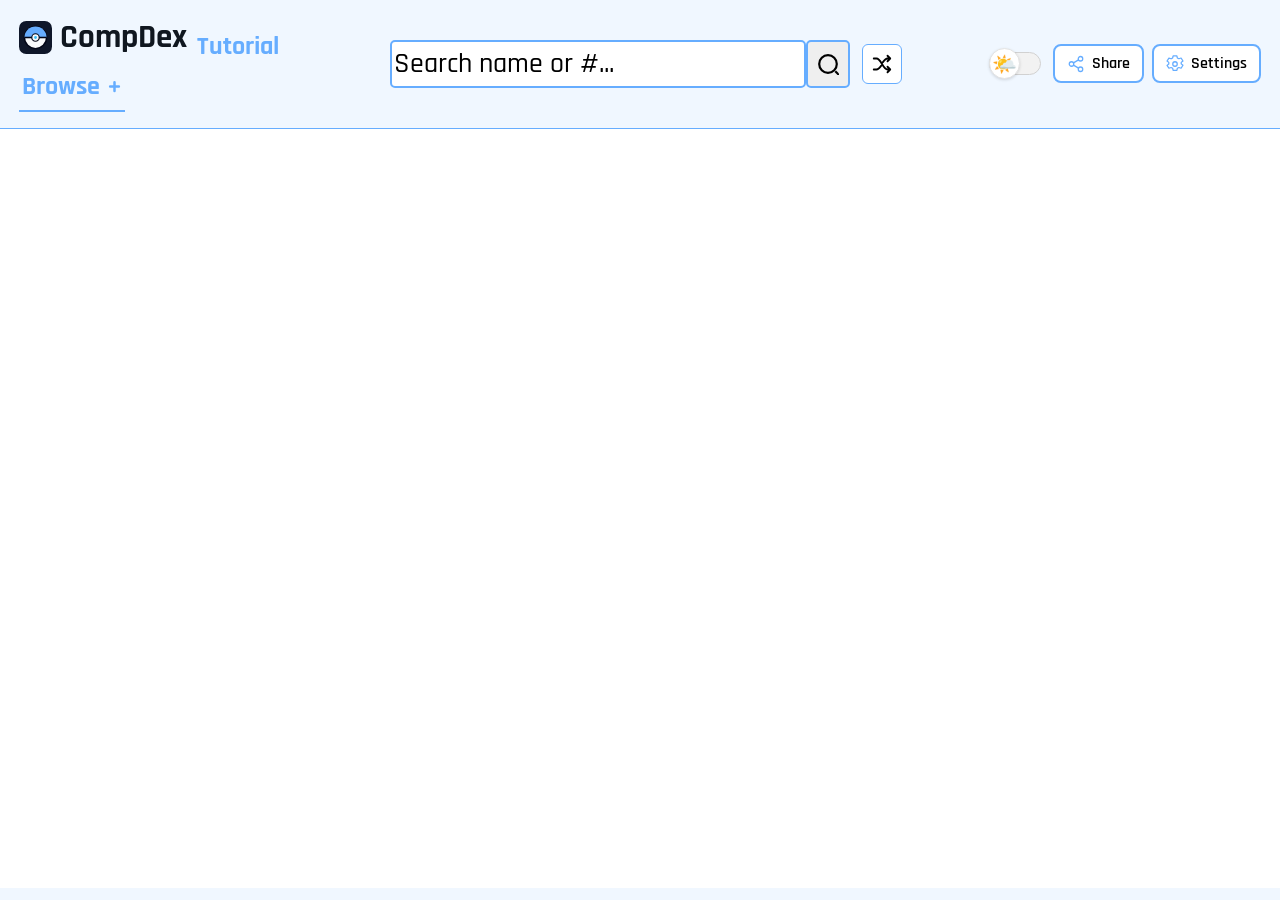
<file: tutorial.html>
<!doctype html>
<html>
  <head><meta charset="utf-8" /><meta name="viewport" content="width=device-width, initial-scale=1" />
    <link rel="stylesheet" href="css/index.css?v=responsive-1" />
    <link rel="stylesheet" href="css/shared.css?v=welcome-preview-1" />
    <link rel="stylesheet" href="css/responsive.css?v=card-name-ellipsis-3" />
    <link rel="stylesheet" href="css/navigation.css?v=4" />
    <script src="js/navigation.js?v=2" defer></script>
    <link rel="icon" type="image/svg+xml" href="favicon.svg" />

    <link rel="preconnect" href="https://fonts.googleapis.com" />
    <link rel="preconnect" href="https://fonts.gstatic.com" crossorigin />
    <link
      href="https://fonts.googleapis.com/css2?family=Rajdhani:wght@300;400;500;600;700&display=swap"
      rel="stylesheet"
    />
<script src="js/settings.js?v=welcome-preview-1"></script>
    <script src="js/fetchapi.js?v=modern-models-37"></script>
    <title>Tutorial — CompDex</title>
  </head>
  <body class="readable-text">
    <div class="homepagebar">
      <div class="bar-left">
        <h2 id="homebutton" onclick="window.location.replace('index.html')">
          <img class="site-logo" src="favicon.svg" alt="" /> CompDex
        </h2>
        <h3 class="page-label">Tutorial</h3>
      </div>

      <div class="bar-mid">
        <div class="searchbarbut">
          <div class="search-input-wrap">
            <input type="search" id="searchbarid" placeholder="Search name or #..." autocomplete="off" spellcheck="false" autocorrect="off" autocapitalize="none" />
            <button type="button" id="clear-search" aria-label="Clear search">
              ×
            </button>
          </div>
          <button id="searchbutton" onclick="pokeSearch()">
            <svg
              xmlns="http://www.w3.org/2000/svg"
              width="22"
              height="22"
              viewBox="0 0 20 20"
              fill="none"
              stroke="currentColor"
              stroke-width="2"
            >
              <circle cx="10" cy="10" r="8" />
              <line x1="21" y1="21" x2="16.65" y2="16.65" />
            </svg>
          </button>
          <div id="search-dropdown"></div>
        </div>
        <button id="random-pokemon" data-shared-random class="shuffle-button" type="button" aria-label="Go to a random Pokémon" title="Go to a random Pokémon"><svg viewBox="0 0 24 24" aria-hidden="true"><path d="M3 6h3c5 0 7 12 12 12h3M18 15l3 3-3 3M3 18h3c2 0 3.5-2 5-4M13 10c1.5-2 3-4 5-4h3M18 3l3 3-3 3"/></svg></button>
      </div>

      <div class="bar-right">
        <button id="share-button" type="button" aria-label="Share"><svg viewBox="0 0 24 24" aria-hidden="true"><circle cx="18" cy="5" r="3"/><circle cx="6" cy="12" r="3"/><circle cx="18" cy="19" r="3"/><path d="m8.6 10.5 6.8-4M8.6 13.5l6.8 4"/></svg><span>Share</span></button>
        <button id="settings-button" type="button" aria-label="Settings" title="Settings"><svg class="settings-icon" viewBox="0 0 24 24" aria-hidden="true"><path d="m9 3-.5 3-2 1.2-2.8-1.1-2 3.5 2.3 1.9v2.4l-2.3 1.9 2 3.5 2.8-1.1 2 1.2.5 3h4l.5-3 2-1.2 2.8 1.1 2-3.5-2.3-1.9v-2.4l2.3-1.9-2-3.5-2.8 1.1-2-1.2-.5-3Z"/><circle cx="11" cy="12" r="3"/></svg><span>Settings</span></button><!--make this work later-->
      </div>
    </div>
    <main aria-label="Tutorial"></main>
    <footer class="site-bottom-bar" aria-label="Site footer"></footer>
  </body>
</html>
</file>
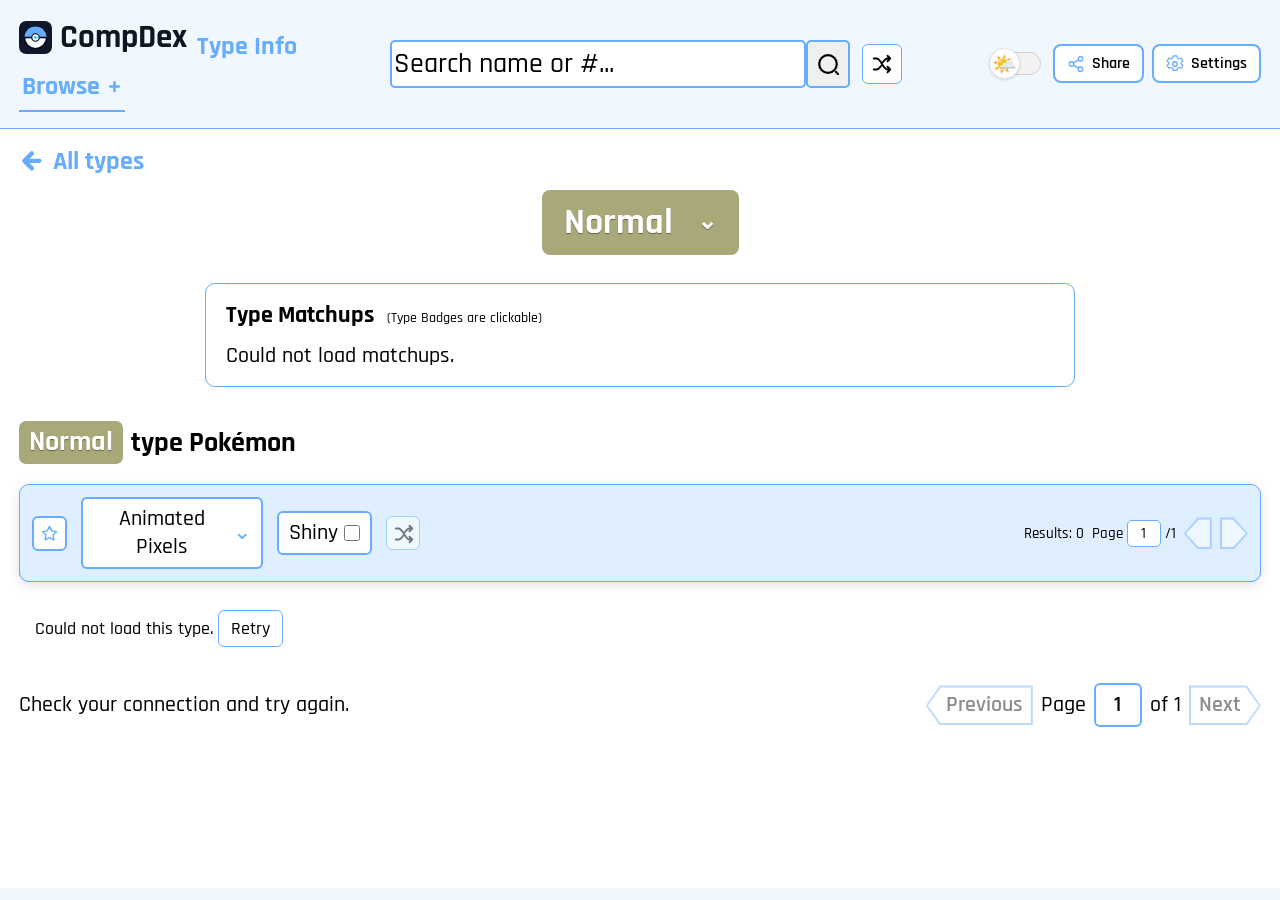
<file: typeinfo.html>
<!doctype html>
<html>
  <head><meta charset="utf-8" /><meta name="viewport" content="width=device-width, initial-scale=1" />
    <link rel="stylesheet" href="css/index.css?v=responsive-1" />
    <link rel="stylesheet" href="css/shared.css?v=welcome-preview-1" />
    <link rel="stylesheet" href="css/responsive.css?v=card-name-ellipsis-3" />
    <link rel="stylesheet" href="css/navigation.css?v=4" />
    <script src="js/navigation.js?v=2" defer></script>
    <link rel="stylesheet" href="css/typeinfo.css?v=6" />
    <script src="js/typeinfo.js?v=4" defer></script>
    <link rel="icon" type="image/svg+xml" href="favicon.svg" />

    <link rel="preconnect" href="https://fonts.googleapis.com" />
    <link rel="preconnect" href="https://fonts.gstatic.com" crossorigin />
    <link
      href="https://fonts.googleapis.com/css2?family=Rajdhani:wght@300;400;500;600;700&display=swap"
      rel="stylesheet"
    />
<script src="js/settings.js?v=welcome-preview-1"></script>
    <script src="js/fetchapi.js?v=modern-models-37"></script>
    <title>Type Info — CompDex</title>
  </head>
  <body class="readable-text">
    <div class="homepagebar">
      <div class="bar-left">
        <h2 id="homebutton" onclick="window.location.replace('index.html')">
          <img class="site-logo" src="favicon.svg" alt="" /> CompDex
        </h2>
        <h3 class="page-label">Type Info</h3>
      </div>

      <div class="bar-mid">
        <div class="searchbarbut">
          <div class="search-input-wrap">
            <input type="search" id="searchbarid" placeholder="Search name or #..." autocomplete="off" spellcheck="false" autocorrect="off" autocapitalize="none" />
            <button type="button" id="clear-search" aria-label="Clear search">
              ×
            </button>
          </div>
          <button id="searchbutton" onclick="pokeSearch()">
            <svg
              xmlns="http://www.w3.org/2000/svg"
              width="22"
              height="22"
              viewBox="0 0 20 20"
              fill="none"
              stroke="currentColor"
              stroke-width="2"
            >
              <circle cx="10" cy="10" r="8" />
              <line x1="21" y1="21" x2="16.65" y2="16.65" />
            </svg>
          </button>
          <div id="search-dropdown"></div>
        </div>
        <button id="random-pokemon" data-shared-random class="shuffle-button" type="button" aria-label="Go to a random Pokémon" title="Go to a random Pokémon"><svg viewBox="0 0 24 24" aria-hidden="true"><path d="M3 6h3c5 0 7 12 12 12h3M18 15l3 3-3 3M3 18h3c2 0 3.5-2 5-4M13 10c1.5-2 3-4 5-4h3M18 3l3 3-3 3"/></svg></button>
      </div>

      <div class="bar-right">
        <button id="share-button" type="button" aria-label="Share"><svg viewBox="0 0 24 24" aria-hidden="true"><circle cx="18" cy="5" r="3"/><circle cx="6" cy="12" r="3"/><circle cx="18" cy="19" r="3"/><path d="m8.6 10.5 6.8-4M8.6 13.5l6.8 4"/></svg><span>Share</span></button>
        <button id="settings-button" type="button" aria-label="Settings" title="Settings"><svg class="settings-icon" viewBox="0 0 24 24" aria-hidden="true"><path d="m9 3-.5 3-2 1.2-2.8-1.1-2 3.5 2.3 1.9v2.4l-2.3 1.9 2 3.5 2.8-1.1 2 1.2.5 3h4l.5-3 2-1.2 2.8 1.1 2-3.5-2.3-1.9v-2.4l2.3-1.9-2-3.5-2.8 1.1-2-1.2-.5-3Z"/><circle cx="11" cy="12" r="3"/></svg><span>Settings</span></button><!--make this work later-->
      </div>
    </div>
    <main class="type-info-page" aria-label="Type Info">
      <a class="type-back-link" href="types.html"><svg viewBox="0 0 24 24" fill="none" stroke="currentColor" stroke-width="2" stroke-linecap="round" stroke-linejoin="round" aria-hidden="true"><path d="M19 12H5m7 7-7-7 7-7"/></svg>All types</a>
      <div class="type-info-content">
        <div class="type-selector-heading"><div class="type-selector"><button id="type-selector-trigger" class="type-badge" type="button" aria-label="Choose Pokémon type" aria-haspopup="menu" aria-expanded="false" aria-controls="type-selector-menu">Choose type</button><div id="type-selector-menu" role="menu" aria-label="Pokémon types" inert></div></div></div>
        <section class="type-info-matchups" aria-labelledby="type-matchups-title"><div class="type-matchups-heading"><h2 id="type-matchups-title">Type Matchups</h2><small>(Type Badges are clickable)</small></div><div id="type-matchup-rows" aria-live="polite"></div></section>
        <section aria-labelledby="type-pokemon-title"><h2 id="type-pokemon-title"></h2>
      <div class="homepage-results">
        <div class="index-toolbar">
        <div class="index-display-controls" aria-label="Pokémon card appearance">
          <div class="favorites-filter-wrap">
            <button id="favorites-filter" type="button" aria-label="Show favorited Pokémon" aria-pressed="false" aria-describedby="favorites-notice"><svg viewBox="0 0 24 24" aria-hidden="true"><path d="m12 3 2.8 5.7 6.2.9-4.5 4.4 1.1 6.2-5.6-3-5.6 3 1.1-6.2L3 9.6l6.2-.9Z" /></svg></button>
            <p id="favorites-notice" role="status" hidden></p>
          </div>
<select id="index-artwork" aria-label="Artwork style"><option value="hd">HD artwork</option><option value="pixel">Pixel art</option><option value="champions">Modern Models</option><option value="animated">3DS Model</option><option value="animatedPixel">Animated Pixels</option></select>
          <label for="index-shiny">Shiny <input id="index-shiny" type="checkbox" /></label>
          <button id="shuffle-page" class="shuffle-button" type="button" aria-label="Shuffle a page of matching Pokémon" title="Show a random page from the current filters"><svg viewBox="0 0 24 24" aria-hidden="true"><path d="M3 6h3c5 0 7 12 12 12h3M18 15l3 3-3 3M3 18h3c2 0 3.5-2 5-4M13 10c1.5-2 3-4 5-4h3M18 3l3 3-3 3"/></svg></button>
        </div>
        <div class="filter-summary" aria-live="polite">
          <span id="filter-results">Results: —</span>
          <form id="top-page-form" novalidate>
            <label for="top-page-number">Page</label>
            <input id="top-page-number" type="number" min="1" step="1" value="1" required aria-label="Top page number" />
            <span id="top-page-total">/1</span>
          </form>
          <button id="top-previous-page" type="button" aria-label="Previous page" disabled></button>
          <button id="top-next-page" type="button" aria-label="Next page" disabled></button>
        </div>
        </div>
      <div id="poke-grid" aria-busy="true"></div>
      <div class="grid-footer">
      <p id="grid-status" role="status" aria-live="polite"></p>
      <nav class="pagination" aria-label="Pokémon pages">
        <button id="previous-page" type="button" disabled>Previous</button>
        <form id="page-form" novalidate>
          <label for="page-number">Page</label>
          <input id="page-number" type="number" min="1" step="1" value="1" required />
          <span id="page-total"></span>
        </form>
        <button id="next-page" type="button" disabled>Next</button>
      </nav>
      </div>
      </div>
        </section>
      </div>
    </main>
    <footer class="site-bottom-bar" aria-label="Site footer"></footer>
  </body>
</html>
</file>
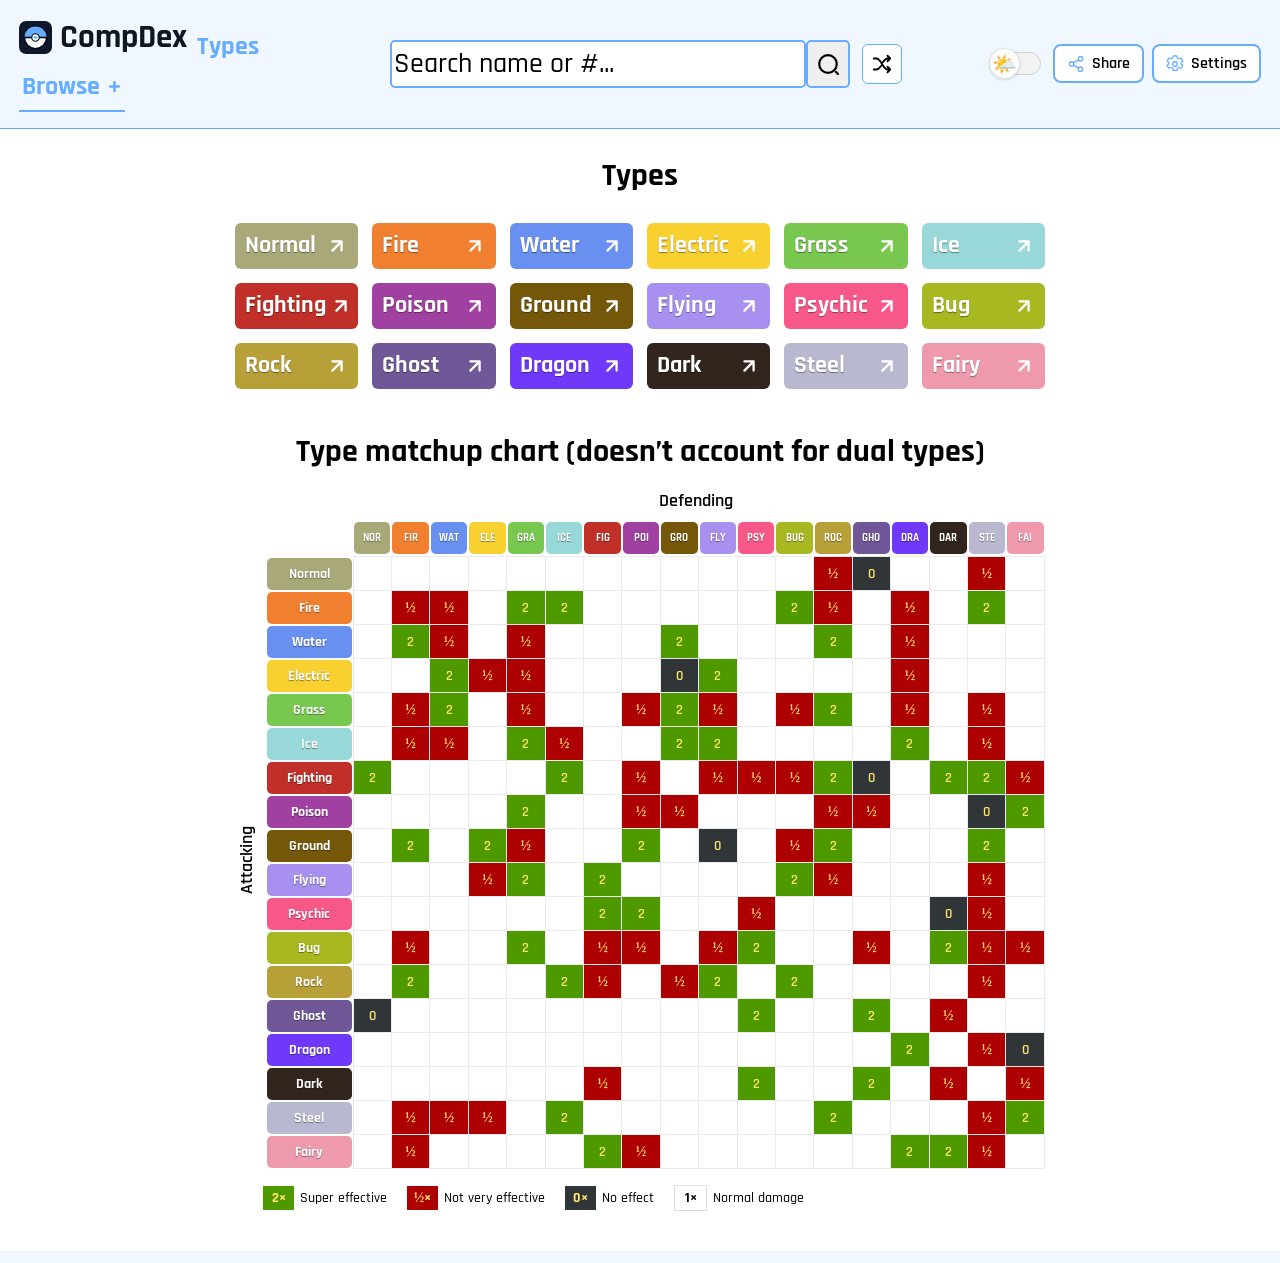
<file: types.html>
<!doctype html>
<html>
  <head><meta charset="utf-8" /><meta name="viewport" content="width=device-width, initial-scale=1" />
    <link rel="stylesheet" href="css/index.css?v=responsive-1" />
    <link rel="stylesheet" href="css/shared.css?v=welcome-preview-1" />
    <link rel="stylesheet" href="css/responsive.css?v=card-name-ellipsis-3" />
    <link rel="stylesheet" href="css/navigation.css?v=4" />
    <script src="js/navigation.js?v=2" defer></script>
    <link rel="stylesheet" href="css/typehome.css?v=9" />
    <script src="js/typehome.js?v=4" defer></script>
    <link rel="icon" type="image/svg+xml" href="favicon.svg" />

    <link rel="preconnect" href="https://fonts.googleapis.com" />
    <link rel="preconnect" href="https://fonts.gstatic.com" crossorigin />
    <link
      href="https://fonts.googleapis.com/css2?family=Rajdhani:wght@300;400;500;600;700&display=swap"
      rel="stylesheet"
    />
<script src="js/settings.js?v=welcome-preview-1"></script>
    <script src="js/fetchapi.js?v=modern-models-37"></script>
    <title>Types — CompDex</title>
  </head>
  <body class="readable-text">
    <div class="homepagebar">
      <div class="bar-left">
        <h2 id="homebutton" onclick="window.location.replace('index.html')">
          <img class="site-logo" src="favicon.svg" alt="" /> CompDex
        </h2>
        <h3 class="page-label">Types</h3>
      </div>

      <div class="bar-mid">
        <div class="searchbarbut">
          <div class="search-input-wrap">
            <input type="search" id="searchbarid" placeholder="Search name or #..." autocomplete="off" spellcheck="false" autocorrect="off" autocapitalize="none" />
            <button type="button" id="clear-search" aria-label="Clear search">
              ×
            </button>
          </div>
          <button id="searchbutton" onclick="pokeSearch()">
            <svg
              xmlns="http://www.w3.org/2000/svg"
              width="22"
              height="22"
              viewBox="0 0 20 20"
              fill="none"
              stroke="currentColor"
              stroke-width="2"
            >
              <circle cx="10" cy="10" r="8" />
              <line x1="21" y1="21" x2="16.65" y2="16.65" />
            </svg>
          </button>
          <div id="search-dropdown"></div>
        </div>
        <button id="random-pokemon" data-shared-random class="shuffle-button" type="button" aria-label="Go to a random Pokémon" title="Go to a random Pokémon"><svg viewBox="0 0 24 24" aria-hidden="true"><path d="M3 6h3c5 0 7 12 12 12h3M18 15l3 3-3 3M3 18h3c2 0 3.5-2 5-4M13 10c1.5-2 3-4 5-4h3M18 3l3 3-3 3"/></svg></button>
      </div>

      <div class="bar-right">
        <button id="share-button" type="button" aria-label="Share"><svg viewBox="0 0 24 24" aria-hidden="true"><circle cx="18" cy="5" r="3"/><circle cx="6" cy="12" r="3"/><circle cx="18" cy="19" r="3"/><path d="m8.6 10.5 6.8-4M8.6 13.5l6.8 4"/></svg><span>Share</span></button>
        <button id="settings-button" type="button" aria-label="Settings" title="Settings"><svg class="settings-icon" viewBox="0 0 24 24" aria-hidden="true"><path d="m9 3-.5 3-2 1.2-2.8-1.1-2 3.5 2.3 1.9v2.4l-2.3 1.9 2 3.5 2.8-1.1 2 1.2.5 3h4l.5-3 2-1.2 2.8 1.1 2-3.5-2.3-1.9v-2.4l2.3-1.9-2-3.5-2.8 1.1-2-1.2-.5-3Z"/><circle cx="11" cy="12" r="3"/></svg><span>Settings</span></button><!--make this work later-->
      </div>
    </div>
    <main class="types-page" aria-labelledby="types-title">
      <h1 id="types-title">Types</h1>
      <nav class="type-directory" aria-label="Pokémon types">
        <a class="type-directory-card type-normal" href="typeinfo.html?type=normal"><span class="type-badge type-normal">Normal</span><svg viewBox="0 0 24 24" fill="none" stroke="currentColor" stroke-width="2" stroke-linecap="round" stroke-linejoin="round" aria-hidden="true"><path d="M7 17 17 7M7 7h10v10"/></svg></a>
        <a class="type-directory-card type-fire" href="typeinfo.html?type=fire"><span class="type-badge type-fire">Fire</span><svg viewBox="0 0 24 24" fill="none" stroke="currentColor" stroke-width="2" stroke-linecap="round" stroke-linejoin="round" aria-hidden="true"><path d="M7 17 17 7M7 7h10v10"/></svg></a>
        <a class="type-directory-card type-water" href="typeinfo.html?type=water"><span class="type-badge type-water">Water</span><svg viewBox="0 0 24 24" fill="none" stroke="currentColor" stroke-width="2" stroke-linecap="round" stroke-linejoin="round" aria-hidden="true"><path d="M7 17 17 7M7 7h10v10"/></svg></a>
        <a class="type-directory-card type-electric" href="typeinfo.html?type=electric"><span class="type-badge type-electric">Electric</span><svg viewBox="0 0 24 24" fill="none" stroke="currentColor" stroke-width="2" stroke-linecap="round" stroke-linejoin="round" aria-hidden="true"><path d="M7 17 17 7M7 7h10v10"/></svg></a>
        <a class="type-directory-card type-grass" href="typeinfo.html?type=grass"><span class="type-badge type-grass">Grass</span><svg viewBox="0 0 24 24" fill="none" stroke="currentColor" stroke-width="2" stroke-linecap="round" stroke-linejoin="round" aria-hidden="true"><path d="M7 17 17 7M7 7h10v10"/></svg></a>
        <a class="type-directory-card type-ice" href="typeinfo.html?type=ice"><span class="type-badge type-ice">Ice</span><svg viewBox="0 0 24 24" fill="none" stroke="currentColor" stroke-width="2" stroke-linecap="round" stroke-linejoin="round" aria-hidden="true"><path d="M7 17 17 7M7 7h10v10"/></svg></a>
        <a class="type-directory-card type-fighting" href="typeinfo.html?type=fighting"><span class="type-badge type-fighting">Fighting</span><svg viewBox="0 0 24 24" fill="none" stroke="currentColor" stroke-width="2" stroke-linecap="round" stroke-linejoin="round" aria-hidden="true"><path d="M7 17 17 7M7 7h10v10"/></svg></a>
        <a class="type-directory-card type-poison" href="typeinfo.html?type=poison"><span class="type-badge type-poison">Poison</span><svg viewBox="0 0 24 24" fill="none" stroke="currentColor" stroke-width="2" stroke-linecap="round" stroke-linejoin="round" aria-hidden="true"><path d="M7 17 17 7M7 7h10v10"/></svg></a>
        <a class="type-directory-card type-ground" href="typeinfo.html?type=ground"><span class="type-badge type-ground">Ground</span><svg viewBox="0 0 24 24" fill="none" stroke="currentColor" stroke-width="2" stroke-linecap="round" stroke-linejoin="round" aria-hidden="true"><path d="M7 17 17 7M7 7h10v10"/></svg></a>
        <a class="type-directory-card type-flying" href="typeinfo.html?type=flying"><span class="type-badge type-flying">Flying</span><svg viewBox="0 0 24 24" fill="none" stroke="currentColor" stroke-width="2" stroke-linecap="round" stroke-linejoin="round" aria-hidden="true"><path d="M7 17 17 7M7 7h10v10"/></svg></a>
        <a class="type-directory-card type-psychic" href="typeinfo.html?type=psychic"><span class="type-badge type-psychic">Psychic</span><svg viewBox="0 0 24 24" fill="none" stroke="currentColor" stroke-width="2" stroke-linecap="round" stroke-linejoin="round" aria-hidden="true"><path d="M7 17 17 7M7 7h10v10"/></svg></a>
        <a class="type-directory-card type-bug" href="typeinfo.html?type=bug"><span class="type-badge type-bug">Bug</span><svg viewBox="0 0 24 24" fill="none" stroke="currentColor" stroke-width="2" stroke-linecap="round" stroke-linejoin="round" aria-hidden="true"><path d="M7 17 17 7M7 7h10v10"/></svg></a>
        <a class="type-directory-card type-rock" href="typeinfo.html?type=rock"><span class="type-badge type-rock">Rock</span><svg viewBox="0 0 24 24" fill="none" stroke="currentColor" stroke-width="2" stroke-linecap="round" stroke-linejoin="round" aria-hidden="true"><path d="M7 17 17 7M7 7h10v10"/></svg></a>
        <a class="type-directory-card type-ghost" href="typeinfo.html?type=ghost"><span class="type-badge type-ghost">Ghost</span><svg viewBox="0 0 24 24" fill="none" stroke="currentColor" stroke-width="2" stroke-linecap="round" stroke-linejoin="round" aria-hidden="true"><path d="M7 17 17 7M7 7h10v10"/></svg></a>
        <a class="type-directory-card type-dragon" href="typeinfo.html?type=dragon"><span class="type-badge type-dragon">Dragon</span><svg viewBox="0 0 24 24" fill="none" stroke="currentColor" stroke-width="2" stroke-linecap="round" stroke-linejoin="round" aria-hidden="true"><path d="M7 17 17 7M7 7h10v10"/></svg></a>
        <a class="type-directory-card type-dark" href="typeinfo.html?type=dark"><span class="type-badge type-dark">Dark</span><svg viewBox="0 0 24 24" fill="none" stroke="currentColor" stroke-width="2" stroke-linecap="round" stroke-linejoin="round" aria-hidden="true"><path d="M7 17 17 7M7 7h10v10"/></svg></a>
        <a class="type-directory-card type-steel" href="typeinfo.html?type=steel"><span class="type-badge type-steel">Steel</span><svg viewBox="0 0 24 24" fill="none" stroke="currentColor" stroke-width="2" stroke-linecap="round" stroke-linejoin="round" aria-hidden="true"><path d="M7 17 17 7M7 7h10v10"/></svg></a>
        <a class="type-directory-card type-fairy" href="typeinfo.html?type=fairy"><span class="type-badge type-fairy">Fairy</span><svg viewBox="0 0 24 24" fill="none" stroke="currentColor" stroke-width="2" stroke-linecap="round" stroke-linejoin="round" aria-hidden="true"><path d="M7 17 17 7M7 7h10v10"/></svg></a>
      </nav>
      <!-- Modern single-type relations from https://pokeapi.co/api/v2/type/ -->
      <section class="matchup-chart" aria-labelledby="matchup-title">
        <h2 id="matchup-title">Type matchup chart (doesn’t account for dual types)</h2>
        <div class="chart-top-axis" aria-hidden="true">Defending</div>
        <div class="chart-layout">
          <div class="chart-left-axis" aria-hidden="true">Attacking</div>
          <div class="chart-scroll" tabindex="0" role="region" aria-label="Type matchup chart: rows attacking, columns defending. Scroll horizontally for all types.">
            <table class="matchup-table" aria-label="Single-type damage multipliers: attacking rows and defending columns">
              <thead><tr><td></td><th scope="col" aria-label="Normal"><span class="type-badge type-normal" title="Normal">NOR</span></th><th scope="col" aria-label="Fire"><span class="type-badge type-fire" title="Fire">FIR</span></th><th scope="col" aria-label="Water"><span class="type-badge type-water" title="Water">WAT</span></th><th scope="col" aria-label="Electric"><span class="type-badge type-electric" title="Electric">ELE</span></th><th scope="col" aria-label="Grass"><span class="type-badge type-grass" title="Grass">GRA</span></th><th scope="col" aria-label="Ice"><span class="type-badge type-ice" title="Ice">ICE</span></th><th scope="col" aria-label="Fighting"><span class="type-badge type-fighting" title="Fighting">FIG</span></th><th scope="col" aria-label="Poison"><span class="type-badge type-poison" title="Poison">POI</span></th><th scope="col" aria-label="Ground"><span class="type-badge type-ground" title="Ground">GRO</span></th><th scope="col" aria-label="Flying"><span class="type-badge type-flying" title="Flying">FLY</span></th><th scope="col" aria-label="Psychic"><span class="type-badge type-psychic" title="Psychic">PSY</span></th><th scope="col" aria-label="Bug"><span class="type-badge type-bug" title="Bug">BUG</span></th><th scope="col" aria-label="Rock"><span class="type-badge type-rock" title="Rock">ROC</span></th><th scope="col" aria-label="Ghost"><span class="type-badge type-ghost" title="Ghost">GHO</span></th><th scope="col" aria-label="Dragon"><span class="type-badge type-dragon" title="Dragon">DRA</span></th><th scope="col" aria-label="Dark"><span class="type-badge type-dark" title="Dark">DAR</span></th><th scope="col" aria-label="Steel"><span class="type-badge type-steel" title="Steel">STE</span></th><th scope="col" aria-label="Fairy"><span class="type-badge type-fairy" title="Fairy">FAI</span></th></tr></thead>
              <tbody>
                <tr data-attacking="normal"><th scope="row"><span class="type-badge type-normal">Normal</span></th>
                  <td data-defending="normal" data-multiplier="1" class="neutral" aria-label="Normal attacking Normal: 1 times"></td>
                  <td data-defending="fire" data-multiplier="1" class="neutral" aria-label="Normal attacking Fire: 1 times"></td>
                  <td data-defending="water" data-multiplier="1" class="neutral" aria-label="Normal attacking Water: 1 times"></td>
                  <td data-defending="electric" data-multiplier="1" class="neutral" aria-label="Normal attacking Electric: 1 times"></td>
                  <td data-defending="grass" data-multiplier="1" class="neutral" aria-label="Normal attacking Grass: 1 times"></td>
                  <td data-defending="ice" data-multiplier="1" class="neutral" aria-label="Normal attacking Ice: 1 times"></td>
                  <td data-defending="fighting" data-multiplier="1" class="neutral" aria-label="Normal attacking Fighting: 1 times"></td>
                  <td data-defending="poison" data-multiplier="1" class="neutral" aria-label="Normal attacking Poison: 1 times"></td>
                  <td data-defending="ground" data-multiplier="1" class="neutral" aria-label="Normal attacking Ground: 1 times"></td>
                  <td data-defending="flying" data-multiplier="1" class="neutral" aria-label="Normal attacking Flying: 1 times"></td>
                  <td data-defending="psychic" data-multiplier="1" class="neutral" aria-label="Normal attacking Psychic: 1 times"></td>
                  <td data-defending="bug" data-multiplier="1" class="neutral" aria-label="Normal attacking Bug: 1 times"></td>
                  <td data-defending="rock" data-multiplier="0.5" class="resist" aria-label="Normal attacking Rock: 0.5 times">½</td>
                  <td data-defending="ghost" data-multiplier="0" class="immune" aria-label="Normal attacking Ghost: 0 times">0</td>
                  <td data-defending="dragon" data-multiplier="1" class="neutral" aria-label="Normal attacking Dragon: 1 times"></td>
                  <td data-defending="dark" data-multiplier="1" class="neutral" aria-label="Normal attacking Dark: 1 times"></td>
                  <td data-defending="steel" data-multiplier="0.5" class="resist" aria-label="Normal attacking Steel: 0.5 times">½</td>
                  <td data-defending="fairy" data-multiplier="1" class="neutral" aria-label="Normal attacking Fairy: 1 times"></td>
                </tr>
                <tr data-attacking="fire"><th scope="row"><span class="type-badge type-fire">Fire</span></th>
                  <td data-defending="normal" data-multiplier="1" class="neutral" aria-label="Fire attacking Normal: 1 times"></td>
                  <td data-defending="fire" data-multiplier="0.5" class="resist" aria-label="Fire attacking Fire: 0.5 times">½</td>
                  <td data-defending="water" data-multiplier="0.5" class="resist" aria-label="Fire attacking Water: 0.5 times">½</td>
                  <td data-defending="electric" data-multiplier="1" class="neutral" aria-label="Fire attacking Electric: 1 times"></td>
                  <td data-defending="grass" data-multiplier="2" class="super" aria-label="Fire attacking Grass: 2 times">2</td>
                  <td data-defending="ice" data-multiplier="2" class="super" aria-label="Fire attacking Ice: 2 times">2</td>
                  <td data-defending="fighting" data-multiplier="1" class="neutral" aria-label="Fire attacking Fighting: 1 times"></td>
                  <td data-defending="poison" data-multiplier="1" class="neutral" aria-label="Fire attacking Poison: 1 times"></td>
                  <td data-defending="ground" data-multiplier="1" class="neutral" aria-label="Fire attacking Ground: 1 times"></td>
                  <td data-defending="flying" data-multiplier="1" class="neutral" aria-label="Fire attacking Flying: 1 times"></td>
                  <td data-defending="psychic" data-multiplier="1" class="neutral" aria-label="Fire attacking Psychic: 1 times"></td>
                  <td data-defending="bug" data-multiplier="2" class="super" aria-label="Fire attacking Bug: 2 times">2</td>
                  <td data-defending="rock" data-multiplier="0.5" class="resist" aria-label="Fire attacking Rock: 0.5 times">½</td>
                  <td data-defending="ghost" data-multiplier="1" class="neutral" aria-label="Fire attacking Ghost: 1 times"></td>
                  <td data-defending="dragon" data-multiplier="0.5" class="resist" aria-label="Fire attacking Dragon: 0.5 times">½</td>
                  <td data-defending="dark" data-multiplier="1" class="neutral" aria-label="Fire attacking Dark: 1 times"></td>
                  <td data-defending="steel" data-multiplier="2" class="super" aria-label="Fire attacking Steel: 2 times">2</td>
                  <td data-defending="fairy" data-multiplier="1" class="neutral" aria-label="Fire attacking Fairy: 1 times"></td>
                </tr>
                <tr data-attacking="water"><th scope="row"><span class="type-badge type-water">Water</span></th>
                  <td data-defending="normal" data-multiplier="1" class="neutral" aria-label="Water attacking Normal: 1 times"></td>
                  <td data-defending="fire" data-multiplier="2" class="super" aria-label="Water attacking Fire: 2 times">2</td>
                  <td data-defending="water" data-multiplier="0.5" class="resist" aria-label="Water attacking Water: 0.5 times">½</td>
                  <td data-defending="electric" data-multiplier="1" class="neutral" aria-label="Water attacking Electric: 1 times"></td>
                  <td data-defending="grass" data-multiplier="0.5" class="resist" aria-label="Water attacking Grass: 0.5 times">½</td>
                  <td data-defending="ice" data-multiplier="1" class="neutral" aria-label="Water attacking Ice: 1 times"></td>
                  <td data-defending="fighting" data-multiplier="1" class="neutral" aria-label="Water attacking Fighting: 1 times"></td>
                  <td data-defending="poison" data-multiplier="1" class="neutral" aria-label="Water attacking Poison: 1 times"></td>
                  <td data-defending="ground" data-multiplier="2" class="super" aria-label="Water attacking Ground: 2 times">2</td>
                  <td data-defending="flying" data-multiplier="1" class="neutral" aria-label="Water attacking Flying: 1 times"></td>
                  <td data-defending="psychic" data-multiplier="1" class="neutral" aria-label="Water attacking Psychic: 1 times"></td>
                  <td data-defending="bug" data-multiplier="1" class="neutral" aria-label="Water attacking Bug: 1 times"></td>
                  <td data-defending="rock" data-multiplier="2" class="super" aria-label="Water attacking Rock: 2 times">2</td>
                  <td data-defending="ghost" data-multiplier="1" class="neutral" aria-label="Water attacking Ghost: 1 times"></td>
                  <td data-defending="dragon" data-multiplier="0.5" class="resist" aria-label="Water attacking Dragon: 0.5 times">½</td>
                  <td data-defending="dark" data-multiplier="1" class="neutral" aria-label="Water attacking Dark: 1 times"></td>
                  <td data-defending="steel" data-multiplier="1" class="neutral" aria-label="Water attacking Steel: 1 times"></td>
                  <td data-defending="fairy" data-multiplier="1" class="neutral" aria-label="Water attacking Fairy: 1 times"></td>
                </tr>
                <tr data-attacking="electric"><th scope="row"><span class="type-badge type-electric">Electric</span></th>
                  <td data-defending="normal" data-multiplier="1" class="neutral" aria-label="Electric attacking Normal: 1 times"></td>
                  <td data-defending="fire" data-multiplier="1" class="neutral" aria-label="Electric attacking Fire: 1 times"></td>
                  <td data-defending="water" data-multiplier="2" class="super" aria-label="Electric attacking Water: 2 times">2</td>
                  <td data-defending="electric" data-multiplier="0.5" class="resist" aria-label="Electric attacking Electric: 0.5 times">½</td>
                  <td data-defending="grass" data-multiplier="0.5" class="resist" aria-label="Electric attacking Grass: 0.5 times">½</td>
                  <td data-defending="ice" data-multiplier="1" class="neutral" aria-label="Electric attacking Ice: 1 times"></td>
                  <td data-defending="fighting" data-multiplier="1" class="neutral" aria-label="Electric attacking Fighting: 1 times"></td>
                  <td data-defending="poison" data-multiplier="1" class="neutral" aria-label="Electric attacking Poison: 1 times"></td>
                  <td data-defending="ground" data-multiplier="0" class="immune" aria-label="Electric attacking Ground: 0 times">0</td>
                  <td data-defending="flying" data-multiplier="2" class="super" aria-label="Electric attacking Flying: 2 times">2</td>
                  <td data-defending="psychic" data-multiplier="1" class="neutral" aria-label="Electric attacking Psychic: 1 times"></td>
                  <td data-defending="bug" data-multiplier="1" class="neutral" aria-label="Electric attacking Bug: 1 times"></td>
                  <td data-defending="rock" data-multiplier="1" class="neutral" aria-label="Electric attacking Rock: 1 times"></td>
                  <td data-defending="ghost" data-multiplier="1" class="neutral" aria-label="Electric attacking Ghost: 1 times"></td>
                  <td data-defending="dragon" data-multiplier="0.5" class="resist" aria-label="Electric attacking Dragon: 0.5 times">½</td>
                  <td data-defending="dark" data-multiplier="1" class="neutral" aria-label="Electric attacking Dark: 1 times"></td>
                  <td data-defending="steel" data-multiplier="1" class="neutral" aria-label="Electric attacking Steel: 1 times"></td>
                  <td data-defending="fairy" data-multiplier="1" class="neutral" aria-label="Electric attacking Fairy: 1 times"></td>
                </tr>
                <tr data-attacking="grass"><th scope="row"><span class="type-badge type-grass">Grass</span></th>
                  <td data-defending="normal" data-multiplier="1" class="neutral" aria-label="Grass attacking Normal: 1 times"></td>
                  <td data-defending="fire" data-multiplier="0.5" class="resist" aria-label="Grass attacking Fire: 0.5 times">½</td>
                  <td data-defending="water" data-multiplier="2" class="super" aria-label="Grass attacking Water: 2 times">2</td>
                  <td data-defending="electric" data-multiplier="1" class="neutral" aria-label="Grass attacking Electric: 1 times"></td>
                  <td data-defending="grass" data-multiplier="0.5" class="resist" aria-label="Grass attacking Grass: 0.5 times">½</td>
                  <td data-defending="ice" data-multiplier="1" class="neutral" aria-label="Grass attacking Ice: 1 times"></td>
                  <td data-defending="fighting" data-multiplier="1" class="neutral" aria-label="Grass attacking Fighting: 1 times"></td>
                  <td data-defending="poison" data-multiplier="0.5" class="resist" aria-label="Grass attacking Poison: 0.5 times">½</td>
                  <td data-defending="ground" data-multiplier="2" class="super" aria-label="Grass attacking Ground: 2 times">2</td>
                  <td data-defending="flying" data-multiplier="0.5" class="resist" aria-label="Grass attacking Flying: 0.5 times">½</td>
                  <td data-defending="psychic" data-multiplier="1" class="neutral" aria-label="Grass attacking Psychic: 1 times"></td>
                  <td data-defending="bug" data-multiplier="0.5" class="resist" aria-label="Grass attacking Bug: 0.5 times">½</td>
                  <td data-defending="rock" data-multiplier="2" class="super" aria-label="Grass attacking Rock: 2 times">2</td>
                  <td data-defending="ghost" data-multiplier="1" class="neutral" aria-label="Grass attacking Ghost: 1 times"></td>
                  <td data-defending="dragon" data-multiplier="0.5" class="resist" aria-label="Grass attacking Dragon: 0.5 times">½</td>
                  <td data-defending="dark" data-multiplier="1" class="neutral" aria-label="Grass attacking Dark: 1 times"></td>
                  <td data-defending="steel" data-multiplier="0.5" class="resist" aria-label="Grass attacking Steel: 0.5 times">½</td>
                  <td data-defending="fairy" data-multiplier="1" class="neutral" aria-label="Grass attacking Fairy: 1 times"></td>
                </tr>
                <tr data-attacking="ice"><th scope="row"><span class="type-badge type-ice">Ice</span></th>
                  <td data-defending="normal" data-multiplier="1" class="neutral" aria-label="Ice attacking Normal: 1 times"></td>
                  <td data-defending="fire" data-multiplier="0.5" class="resist" aria-label="Ice attacking Fire: 0.5 times">½</td>
                  <td data-defending="water" data-multiplier="0.5" class="resist" aria-label="Ice attacking Water: 0.5 times">½</td>
                  <td data-defending="electric" data-multiplier="1" class="neutral" aria-label="Ice attacking Electric: 1 times"></td>
                  <td data-defending="grass" data-multiplier="2" class="super" aria-label="Ice attacking Grass: 2 times">2</td>
                  <td data-defending="ice" data-multiplier="0.5" class="resist" aria-label="Ice attacking Ice: 0.5 times">½</td>
                  <td data-defending="fighting" data-multiplier="1" class="neutral" aria-label="Ice attacking Fighting: 1 times"></td>
                  <td data-defending="poison" data-multiplier="1" class="neutral" aria-label="Ice attacking Poison: 1 times"></td>
                  <td data-defending="ground" data-multiplier="2" class="super" aria-label="Ice attacking Ground: 2 times">2</td>
                  <td data-defending="flying" data-multiplier="2" class="super" aria-label="Ice attacking Flying: 2 times">2</td>
                  <td data-defending="psychic" data-multiplier="1" class="neutral" aria-label="Ice attacking Psychic: 1 times"></td>
                  <td data-defending="bug" data-multiplier="1" class="neutral" aria-label="Ice attacking Bug: 1 times"></td>
                  <td data-defending="rock" data-multiplier="1" class="neutral" aria-label="Ice attacking Rock: 1 times"></td>
                  <td data-defending="ghost" data-multiplier="1" class="neutral" aria-label="Ice attacking Ghost: 1 times"></td>
                  <td data-defending="dragon" data-multiplier="2" class="super" aria-label="Ice attacking Dragon: 2 times">2</td>
                  <td data-defending="dark" data-multiplier="1" class="neutral" aria-label="Ice attacking Dark: 1 times"></td>
                  <td data-defending="steel" data-multiplier="0.5" class="resist" aria-label="Ice attacking Steel: 0.5 times">½</td>
                  <td data-defending="fairy" data-multiplier="1" class="neutral" aria-label="Ice attacking Fairy: 1 times"></td>
                </tr>
                <tr data-attacking="fighting"><th scope="row"><span class="type-badge type-fighting">Fighting</span></th>
                  <td data-defending="normal" data-multiplier="2" class="super" aria-label="Fighting attacking Normal: 2 times">2</td>
                  <td data-defending="fire" data-multiplier="1" class="neutral" aria-label="Fighting attacking Fire: 1 times"></td>
                  <td data-defending="water" data-multiplier="1" class="neutral" aria-label="Fighting attacking Water: 1 times"></td>
                  <td data-defending="electric" data-multiplier="1" class="neutral" aria-label="Fighting attacking Electric: 1 times"></td>
                  <td data-defending="grass" data-multiplier="1" class="neutral" aria-label="Fighting attacking Grass: 1 times"></td>
                  <td data-defending="ice" data-multiplier="2" class="super" aria-label="Fighting attacking Ice: 2 times">2</td>
                  <td data-defending="fighting" data-multiplier="1" class="neutral" aria-label="Fighting attacking Fighting: 1 times"></td>
                  <td data-defending="poison" data-multiplier="0.5" class="resist" aria-label="Fighting attacking Poison: 0.5 times">½</td>
                  <td data-defending="ground" data-multiplier="1" class="neutral" aria-label="Fighting attacking Ground: 1 times"></td>
                  <td data-defending="flying" data-multiplier="0.5" class="resist" aria-label="Fighting attacking Flying: 0.5 times">½</td>
                  <td data-defending="psychic" data-multiplier="0.5" class="resist" aria-label="Fighting attacking Psychic: 0.5 times">½</td>
                  <td data-defending="bug" data-multiplier="0.5" class="resist" aria-label="Fighting attacking Bug: 0.5 times">½</td>
                  <td data-defending="rock" data-multiplier="2" class="super" aria-label="Fighting attacking Rock: 2 times">2</td>
                  <td data-defending="ghost" data-multiplier="0" class="immune" aria-label="Fighting attacking Ghost: 0 times">0</td>
                  <td data-defending="dragon" data-multiplier="1" class="neutral" aria-label="Fighting attacking Dragon: 1 times"></td>
                  <td data-defending="dark" data-multiplier="2" class="super" aria-label="Fighting attacking Dark: 2 times">2</td>
                  <td data-defending="steel" data-multiplier="2" class="super" aria-label="Fighting attacking Steel: 2 times">2</td>
                  <td data-defending="fairy" data-multiplier="0.5" class="resist" aria-label="Fighting attacking Fairy: 0.5 times">½</td>
                </tr>
                <tr data-attacking="poison"><th scope="row"><span class="type-badge type-poison">Poison</span></th>
                  <td data-defending="normal" data-multiplier="1" class="neutral" aria-label="Poison attacking Normal: 1 times"></td>
                  <td data-defending="fire" data-multiplier="1" class="neutral" aria-label="Poison attacking Fire: 1 times"></td>
                  <td data-defending="water" data-multiplier="1" class="neutral" aria-label="Poison attacking Water: 1 times"></td>
                  <td data-defending="electric" data-multiplier="1" class="neutral" aria-label="Poison attacking Electric: 1 times"></td>
                  <td data-defending="grass" data-multiplier="2" class="super" aria-label="Poison attacking Grass: 2 times">2</td>
                  <td data-defending="ice" data-multiplier="1" class="neutral" aria-label="Poison attacking Ice: 1 times"></td>
                  <td data-defending="fighting" data-multiplier="1" class="neutral" aria-label="Poison attacking Fighting: 1 times"></td>
                  <td data-defending="poison" data-multiplier="0.5" class="resist" aria-label="Poison attacking Poison: 0.5 times">½</td>
                  <td data-defending="ground" data-multiplier="0.5" class="resist" aria-label="Poison attacking Ground: 0.5 times">½</td>
                  <td data-defending="flying" data-multiplier="1" class="neutral" aria-label="Poison attacking Flying: 1 times"></td>
                  <td data-defending="psychic" data-multiplier="1" class="neutral" aria-label="Poison attacking Psychic: 1 times"></td>
                  <td data-defending="bug" data-multiplier="1" class="neutral" aria-label="Poison attacking Bug: 1 times"></td>
                  <td data-defending="rock" data-multiplier="0.5" class="resist" aria-label="Poison attacking Rock: 0.5 times">½</td>
                  <td data-defending="ghost" data-multiplier="0.5" class="resist" aria-label="Poison attacking Ghost: 0.5 times">½</td>
                  <td data-defending="dragon" data-multiplier="1" class="neutral" aria-label="Poison attacking Dragon: 1 times"></td>
                  <td data-defending="dark" data-multiplier="1" class="neutral" aria-label="Poison attacking Dark: 1 times"></td>
                  <td data-defending="steel" data-multiplier="0" class="immune" aria-label="Poison attacking Steel: 0 times">0</td>
                  <td data-defending="fairy" data-multiplier="2" class="super" aria-label="Poison attacking Fairy: 2 times">2</td>
                </tr>
                <tr data-attacking="ground"><th scope="row"><span class="type-badge type-ground">Ground</span></th>
                  <td data-defending="normal" data-multiplier="1" class="neutral" aria-label="Ground attacking Normal: 1 times"></td>
                  <td data-defending="fire" data-multiplier="2" class="super" aria-label="Ground attacking Fire: 2 times">2</td>
                  <td data-defending="water" data-multiplier="1" class="neutral" aria-label="Ground attacking Water: 1 times"></td>
                  <td data-defending="electric" data-multiplier="2" class="super" aria-label="Ground attacking Electric: 2 times">2</td>
                  <td data-defending="grass" data-multiplier="0.5" class="resist" aria-label="Ground attacking Grass: 0.5 times">½</td>
                  <td data-defending="ice" data-multiplier="1" class="neutral" aria-label="Ground attacking Ice: 1 times"></td>
                  <td data-defending="fighting" data-multiplier="1" class="neutral" aria-label="Ground attacking Fighting: 1 times"></td>
                  <td data-defending="poison" data-multiplier="2" class="super" aria-label="Ground attacking Poison: 2 times">2</td>
                  <td data-defending="ground" data-multiplier="1" class="neutral" aria-label="Ground attacking Ground: 1 times"></td>
                  <td data-defending="flying" data-multiplier="0" class="immune" aria-label="Ground attacking Flying: 0 times">0</td>
                  <td data-defending="psychic" data-multiplier="1" class="neutral" aria-label="Ground attacking Psychic: 1 times"></td>
                  <td data-defending="bug" data-multiplier="0.5" class="resist" aria-label="Ground attacking Bug: 0.5 times">½</td>
                  <td data-defending="rock" data-multiplier="2" class="super" aria-label="Ground attacking Rock: 2 times">2</td>
                  <td data-defending="ghost" data-multiplier="1" class="neutral" aria-label="Ground attacking Ghost: 1 times"></td>
                  <td data-defending="dragon" data-multiplier="1" class="neutral" aria-label="Ground attacking Dragon: 1 times"></td>
                  <td data-defending="dark" data-multiplier="1" class="neutral" aria-label="Ground attacking Dark: 1 times"></td>
                  <td data-defending="steel" data-multiplier="2" class="super" aria-label="Ground attacking Steel: 2 times">2</td>
                  <td data-defending="fairy" data-multiplier="1" class="neutral" aria-label="Ground attacking Fairy: 1 times"></td>
                </tr>
                <tr data-attacking="flying"><th scope="row"><span class="type-badge type-flying">Flying</span></th>
                  <td data-defending="normal" data-multiplier="1" class="neutral" aria-label="Flying attacking Normal: 1 times"></td>
                  <td data-defending="fire" data-multiplier="1" class="neutral" aria-label="Flying attacking Fire: 1 times"></td>
                  <td data-defending="water" data-multiplier="1" class="neutral" aria-label="Flying attacking Water: 1 times"></td>
                  <td data-defending="electric" data-multiplier="0.5" class="resist" aria-label="Flying attacking Electric: 0.5 times">½</td>
                  <td data-defending="grass" data-multiplier="2" class="super" aria-label="Flying attacking Grass: 2 times">2</td>
                  <td data-defending="ice" data-multiplier="1" class="neutral" aria-label="Flying attacking Ice: 1 times"></td>
                  <td data-defending="fighting" data-multiplier="2" class="super" aria-label="Flying attacking Fighting: 2 times">2</td>
                  <td data-defending="poison" data-multiplier="1" class="neutral" aria-label="Flying attacking Poison: 1 times"></td>
                  <td data-defending="ground" data-multiplier="1" class="neutral" aria-label="Flying attacking Ground: 1 times"></td>
                  <td data-defending="flying" data-multiplier="1" class="neutral" aria-label="Flying attacking Flying: 1 times"></td>
                  <td data-defending="psychic" data-multiplier="1" class="neutral" aria-label="Flying attacking Psychic: 1 times"></td>
                  <td data-defending="bug" data-multiplier="2" class="super" aria-label="Flying attacking Bug: 2 times">2</td>
                  <td data-defending="rock" data-multiplier="0.5" class="resist" aria-label="Flying attacking Rock: 0.5 times">½</td>
                  <td data-defending="ghost" data-multiplier="1" class="neutral" aria-label="Flying attacking Ghost: 1 times"></td>
                  <td data-defending="dragon" data-multiplier="1" class="neutral" aria-label="Flying attacking Dragon: 1 times"></td>
                  <td data-defending="dark" data-multiplier="1" class="neutral" aria-label="Flying attacking Dark: 1 times"></td>
                  <td data-defending="steel" data-multiplier="0.5" class="resist" aria-label="Flying attacking Steel: 0.5 times">½</td>
                  <td data-defending="fairy" data-multiplier="1" class="neutral" aria-label="Flying attacking Fairy: 1 times"></td>
                </tr>
                <tr data-attacking="psychic"><th scope="row"><span class="type-badge type-psychic">Psychic</span></th>
                  <td data-defending="normal" data-multiplier="1" class="neutral" aria-label="Psychic attacking Normal: 1 times"></td>
                  <td data-defending="fire" data-multiplier="1" class="neutral" aria-label="Psychic attacking Fire: 1 times"></td>
                  <td data-defending="water" data-multiplier="1" class="neutral" aria-label="Psychic attacking Water: 1 times"></td>
                  <td data-defending="electric" data-multiplier="1" class="neutral" aria-label="Psychic attacking Electric: 1 times"></td>
                  <td data-defending="grass" data-multiplier="1" class="neutral" aria-label="Psychic attacking Grass: 1 times"></td>
                  <td data-defending="ice" data-multiplier="1" class="neutral" aria-label="Psychic attacking Ice: 1 times"></td>
                  <td data-defending="fighting" data-multiplier="2" class="super" aria-label="Psychic attacking Fighting: 2 times">2</td>
                  <td data-defending="poison" data-multiplier="2" class="super" aria-label="Psychic attacking Poison: 2 times">2</td>
                  <td data-defending="ground" data-multiplier="1" class="neutral" aria-label="Psychic attacking Ground: 1 times"></td>
                  <td data-defending="flying" data-multiplier="1" class="neutral" aria-label="Psychic attacking Flying: 1 times"></td>
                  <td data-defending="psychic" data-multiplier="0.5" class="resist" aria-label="Psychic attacking Psychic: 0.5 times">½</td>
                  <td data-defending="bug" data-multiplier="1" class="neutral" aria-label="Psychic attacking Bug: 1 times"></td>
                  <td data-defending="rock" data-multiplier="1" class="neutral" aria-label="Psychic attacking Rock: 1 times"></td>
                  <td data-defending="ghost" data-multiplier="1" class="neutral" aria-label="Psychic attacking Ghost: 1 times"></td>
                  <td data-defending="dragon" data-multiplier="1" class="neutral" aria-label="Psychic attacking Dragon: 1 times"></td>
                  <td data-defending="dark" data-multiplier="0" class="immune" aria-label="Psychic attacking Dark: 0 times">0</td>
                  <td data-defending="steel" data-multiplier="0.5" class="resist" aria-label="Psychic attacking Steel: 0.5 times">½</td>
                  <td data-defending="fairy" data-multiplier="1" class="neutral" aria-label="Psychic attacking Fairy: 1 times"></td>
                </tr>
                <tr data-attacking="bug"><th scope="row"><span class="type-badge type-bug">Bug</span></th>
                  <td data-defending="normal" data-multiplier="1" class="neutral" aria-label="Bug attacking Normal: 1 times"></td>
                  <td data-defending="fire" data-multiplier="0.5" class="resist" aria-label="Bug attacking Fire: 0.5 times">½</td>
                  <td data-defending="water" data-multiplier="1" class="neutral" aria-label="Bug attacking Water: 1 times"></td>
                  <td data-defending="electric" data-multiplier="1" class="neutral" aria-label="Bug attacking Electric: 1 times"></td>
                  <td data-defending="grass" data-multiplier="2" class="super" aria-label="Bug attacking Grass: 2 times">2</td>
                  <td data-defending="ice" data-multiplier="1" class="neutral" aria-label="Bug attacking Ice: 1 times"></td>
                  <td data-defending="fighting" data-multiplier="0.5" class="resist" aria-label="Bug attacking Fighting: 0.5 times">½</td>
                  <td data-defending="poison" data-multiplier="0.5" class="resist" aria-label="Bug attacking Poison: 0.5 times">½</td>
                  <td data-defending="ground" data-multiplier="1" class="neutral" aria-label="Bug attacking Ground: 1 times"></td>
                  <td data-defending="flying" data-multiplier="0.5" class="resist" aria-label="Bug attacking Flying: 0.5 times">½</td>
                  <td data-defending="psychic" data-multiplier="2" class="super" aria-label="Bug attacking Psychic: 2 times">2</td>
                  <td data-defending="bug" data-multiplier="1" class="neutral" aria-label="Bug attacking Bug: 1 times"></td>
                  <td data-defending="rock" data-multiplier="1" class="neutral" aria-label="Bug attacking Rock: 1 times"></td>
                  <td data-defending="ghost" data-multiplier="0.5" class="resist" aria-label="Bug attacking Ghost: 0.5 times">½</td>
                  <td data-defending="dragon" data-multiplier="1" class="neutral" aria-label="Bug attacking Dragon: 1 times"></td>
                  <td data-defending="dark" data-multiplier="2" class="super" aria-label="Bug attacking Dark: 2 times">2</td>
                  <td data-defending="steel" data-multiplier="0.5" class="resist" aria-label="Bug attacking Steel: 0.5 times">½</td>
                  <td data-defending="fairy" data-multiplier="0.5" class="resist" aria-label="Bug attacking Fairy: 0.5 times">½</td>
                </tr>
                <tr data-attacking="rock"><th scope="row"><span class="type-badge type-rock">Rock</span></th>
                  <td data-defending="normal" data-multiplier="1" class="neutral" aria-label="Rock attacking Normal: 1 times"></td>
                  <td data-defending="fire" data-multiplier="2" class="super" aria-label="Rock attacking Fire: 2 times">2</td>
                  <td data-defending="water" data-multiplier="1" class="neutral" aria-label="Rock attacking Water: 1 times"></td>
                  <td data-defending="electric" data-multiplier="1" class="neutral" aria-label="Rock attacking Electric: 1 times"></td>
                  <td data-defending="grass" data-multiplier="1" class="neutral" aria-label="Rock attacking Grass: 1 times"></td>
                  <td data-defending="ice" data-multiplier="2" class="super" aria-label="Rock attacking Ice: 2 times">2</td>
                  <td data-defending="fighting" data-multiplier="0.5" class="resist" aria-label="Rock attacking Fighting: 0.5 times">½</td>
                  <td data-defending="poison" data-multiplier="1" class="neutral" aria-label="Rock attacking Poison: 1 times"></td>
                  <td data-defending="ground" data-multiplier="0.5" class="resist" aria-label="Rock attacking Ground: 0.5 times">½</td>
                  <td data-defending="flying" data-multiplier="2" class="super" aria-label="Rock attacking Flying: 2 times">2</td>
                  <td data-defending="psychic" data-multiplier="1" class="neutral" aria-label="Rock attacking Psychic: 1 times"></td>
                  <td data-defending="bug" data-multiplier="2" class="super" aria-label="Rock attacking Bug: 2 times">2</td>
                  <td data-defending="rock" data-multiplier="1" class="neutral" aria-label="Rock attacking Rock: 1 times"></td>
                  <td data-defending="ghost" data-multiplier="1" class="neutral" aria-label="Rock attacking Ghost: 1 times"></td>
                  <td data-defending="dragon" data-multiplier="1" class="neutral" aria-label="Rock attacking Dragon: 1 times"></td>
                  <td data-defending="dark" data-multiplier="1" class="neutral" aria-label="Rock attacking Dark: 1 times"></td>
                  <td data-defending="steel" data-multiplier="0.5" class="resist" aria-label="Rock attacking Steel: 0.5 times">½</td>
                  <td data-defending="fairy" data-multiplier="1" class="neutral" aria-label="Rock attacking Fairy: 1 times"></td>
                </tr>
                <tr data-attacking="ghost"><th scope="row"><span class="type-badge type-ghost">Ghost</span></th>
                  <td data-defending="normal" data-multiplier="0" class="immune" aria-label="Ghost attacking Normal: 0 times">0</td>
                  <td data-defending="fire" data-multiplier="1" class="neutral" aria-label="Ghost attacking Fire: 1 times"></td>
                  <td data-defending="water" data-multiplier="1" class="neutral" aria-label="Ghost attacking Water: 1 times"></td>
                  <td data-defending="electric" data-multiplier="1" class="neutral" aria-label="Ghost attacking Electric: 1 times"></td>
                  <td data-defending="grass" data-multiplier="1" class="neutral" aria-label="Ghost attacking Grass: 1 times"></td>
                  <td data-defending="ice" data-multiplier="1" class="neutral" aria-label="Ghost attacking Ice: 1 times"></td>
                  <td data-defending="fighting" data-multiplier="1" class="neutral" aria-label="Ghost attacking Fighting: 1 times"></td>
                  <td data-defending="poison" data-multiplier="1" class="neutral" aria-label="Ghost attacking Poison: 1 times"></td>
                  <td data-defending="ground" data-multiplier="1" class="neutral" aria-label="Ghost attacking Ground: 1 times"></td>
                  <td data-defending="flying" data-multiplier="1" class="neutral" aria-label="Ghost attacking Flying: 1 times"></td>
                  <td data-defending="psychic" data-multiplier="2" class="super" aria-label="Ghost attacking Psychic: 2 times">2</td>
                  <td data-defending="bug" data-multiplier="1" class="neutral" aria-label="Ghost attacking Bug: 1 times"></td>
                  <td data-defending="rock" data-multiplier="1" class="neutral" aria-label="Ghost attacking Rock: 1 times"></td>
                  <td data-defending="ghost" data-multiplier="2" class="super" aria-label="Ghost attacking Ghost: 2 times">2</td>
                  <td data-defending="dragon" data-multiplier="1" class="neutral" aria-label="Ghost attacking Dragon: 1 times"></td>
                  <td data-defending="dark" data-multiplier="0.5" class="resist" aria-label="Ghost attacking Dark: 0.5 times">½</td>
                  <td data-defending="steel" data-multiplier="1" class="neutral" aria-label="Ghost attacking Steel: 1 times"></td>
                  <td data-defending="fairy" data-multiplier="1" class="neutral" aria-label="Ghost attacking Fairy: 1 times"></td>
                </tr>
                <tr data-attacking="dragon"><th scope="row"><span class="type-badge type-dragon">Dragon</span></th>
                  <td data-defending="normal" data-multiplier="1" class="neutral" aria-label="Dragon attacking Normal: 1 times"></td>
                  <td data-defending="fire" data-multiplier="1" class="neutral" aria-label="Dragon attacking Fire: 1 times"></td>
                  <td data-defending="water" data-multiplier="1" class="neutral" aria-label="Dragon attacking Water: 1 times"></td>
                  <td data-defending="electric" data-multiplier="1" class="neutral" aria-label="Dragon attacking Electric: 1 times"></td>
                  <td data-defending="grass" data-multiplier="1" class="neutral" aria-label="Dragon attacking Grass: 1 times"></td>
                  <td data-defending="ice" data-multiplier="1" class="neutral" aria-label="Dragon attacking Ice: 1 times"></td>
                  <td data-defending="fighting" data-multiplier="1" class="neutral" aria-label="Dragon attacking Fighting: 1 times"></td>
                  <td data-defending="poison" data-multiplier="1" class="neutral" aria-label="Dragon attacking Poison: 1 times"></td>
                  <td data-defending="ground" data-multiplier="1" class="neutral" aria-label="Dragon attacking Ground: 1 times"></td>
                  <td data-defending="flying" data-multiplier="1" class="neutral" aria-label="Dragon attacking Flying: 1 times"></td>
                  <td data-defending="psychic" data-multiplier="1" class="neutral" aria-label="Dragon attacking Psychic: 1 times"></td>
                  <td data-defending="bug" data-multiplier="1" class="neutral" aria-label="Dragon attacking Bug: 1 times"></td>
                  <td data-defending="rock" data-multiplier="1" class="neutral" aria-label="Dragon attacking Rock: 1 times"></td>
                  <td data-defending="ghost" data-multiplier="1" class="neutral" aria-label="Dragon attacking Ghost: 1 times"></td>
                  <td data-defending="dragon" data-multiplier="2" class="super" aria-label="Dragon attacking Dragon: 2 times">2</td>
                  <td data-defending="dark" data-multiplier="1" class="neutral" aria-label="Dragon attacking Dark: 1 times"></td>
                  <td data-defending="steel" data-multiplier="0.5" class="resist" aria-label="Dragon attacking Steel: 0.5 times">½</td>
                  <td data-defending="fairy" data-multiplier="0" class="immune" aria-label="Dragon attacking Fairy: 0 times">0</td>
                </tr>
                <tr data-attacking="dark"><th scope="row"><span class="type-badge type-dark">Dark</span></th>
                  <td data-defending="normal" data-multiplier="1" class="neutral" aria-label="Dark attacking Normal: 1 times"></td>
                  <td data-defending="fire" data-multiplier="1" class="neutral" aria-label="Dark attacking Fire: 1 times"></td>
                  <td data-defending="water" data-multiplier="1" class="neutral" aria-label="Dark attacking Water: 1 times"></td>
                  <td data-defending="electric" data-multiplier="1" class="neutral" aria-label="Dark attacking Electric: 1 times"></td>
                  <td data-defending="grass" data-multiplier="1" class="neutral" aria-label="Dark attacking Grass: 1 times"></td>
                  <td data-defending="ice" data-multiplier="1" class="neutral" aria-label="Dark attacking Ice: 1 times"></td>
                  <td data-defending="fighting" data-multiplier="0.5" class="resist" aria-label="Dark attacking Fighting: 0.5 times">½</td>
                  <td data-defending="poison" data-multiplier="1" class="neutral" aria-label="Dark attacking Poison: 1 times"></td>
                  <td data-defending="ground" data-multiplier="1" class="neutral" aria-label="Dark attacking Ground: 1 times"></td>
                  <td data-defending="flying" data-multiplier="1" class="neutral" aria-label="Dark attacking Flying: 1 times"></td>
                  <td data-defending="psychic" data-multiplier="2" class="super" aria-label="Dark attacking Psychic: 2 times">2</td>
                  <td data-defending="bug" data-multiplier="1" class="neutral" aria-label="Dark attacking Bug: 1 times"></td>
                  <td data-defending="rock" data-multiplier="1" class="neutral" aria-label="Dark attacking Rock: 1 times"></td>
                  <td data-defending="ghost" data-multiplier="2" class="super" aria-label="Dark attacking Ghost: 2 times">2</td>
                  <td data-defending="dragon" data-multiplier="1" class="neutral" aria-label="Dark attacking Dragon: 1 times"></td>
                  <td data-defending="dark" data-multiplier="0.5" class="resist" aria-label="Dark attacking Dark: 0.5 times">½</td>
                  <td data-defending="steel" data-multiplier="1" class="neutral" aria-label="Dark attacking Steel: 1 times"></td>
                  <td data-defending="fairy" data-multiplier="0.5" class="resist" aria-label="Dark attacking Fairy: 0.5 times">½</td>
                </tr>
                <tr data-attacking="steel"><th scope="row"><span class="type-badge type-steel">Steel</span></th>
                  <td data-defending="normal" data-multiplier="1" class="neutral" aria-label="Steel attacking Normal: 1 times"></td>
                  <td data-defending="fire" data-multiplier="0.5" class="resist" aria-label="Steel attacking Fire: 0.5 times">½</td>
                  <td data-defending="water" data-multiplier="0.5" class="resist" aria-label="Steel attacking Water: 0.5 times">½</td>
                  <td data-defending="electric" data-multiplier="0.5" class="resist" aria-label="Steel attacking Electric: 0.5 times">½</td>
                  <td data-defending="grass" data-multiplier="1" class="neutral" aria-label="Steel attacking Grass: 1 times"></td>
                  <td data-defending="ice" data-multiplier="2" class="super" aria-label="Steel attacking Ice: 2 times">2</td>
                  <td data-defending="fighting" data-multiplier="1" class="neutral" aria-label="Steel attacking Fighting: 1 times"></td>
                  <td data-defending="poison" data-multiplier="1" class="neutral" aria-label="Steel attacking Poison: 1 times"></td>
                  <td data-defending="ground" data-multiplier="1" class="neutral" aria-label="Steel attacking Ground: 1 times"></td>
                  <td data-defending="flying" data-multiplier="1" class="neutral" aria-label="Steel attacking Flying: 1 times"></td>
                  <td data-defending="psychic" data-multiplier="1" class="neutral" aria-label="Steel attacking Psychic: 1 times"></td>
                  <td data-defending="bug" data-multiplier="1" class="neutral" aria-label="Steel attacking Bug: 1 times"></td>
                  <td data-defending="rock" data-multiplier="2" class="super" aria-label="Steel attacking Rock: 2 times">2</td>
                  <td data-defending="ghost" data-multiplier="1" class="neutral" aria-label="Steel attacking Ghost: 1 times"></td>
                  <td data-defending="dragon" data-multiplier="1" class="neutral" aria-label="Steel attacking Dragon: 1 times"></td>
                  <td data-defending="dark" data-multiplier="1" class="neutral" aria-label="Steel attacking Dark: 1 times"></td>
                  <td data-defending="steel" data-multiplier="0.5" class="resist" aria-label="Steel attacking Steel: 0.5 times">½</td>
                  <td data-defending="fairy" data-multiplier="2" class="super" aria-label="Steel attacking Fairy: 2 times">2</td>
                </tr>
                <tr data-attacking="fairy"><th scope="row"><span class="type-badge type-fairy">Fairy</span></th>
                  <td data-defending="normal" data-multiplier="1" class="neutral" aria-label="Fairy attacking Normal: 1 times"></td>
                  <td data-defending="fire" data-multiplier="0.5" class="resist" aria-label="Fairy attacking Fire: 0.5 times">½</td>
                  <td data-defending="water" data-multiplier="1" class="neutral" aria-label="Fairy attacking Water: 1 times"></td>
                  <td data-defending="electric" data-multiplier="1" class="neutral" aria-label="Fairy attacking Electric: 1 times"></td>
                  <td data-defending="grass" data-multiplier="1" class="neutral" aria-label="Fairy attacking Grass: 1 times"></td>
                  <td data-defending="ice" data-multiplier="1" class="neutral" aria-label="Fairy attacking Ice: 1 times"></td>
                  <td data-defending="fighting" data-multiplier="2" class="super" aria-label="Fairy attacking Fighting: 2 times">2</td>
                  <td data-defending="poison" data-multiplier="0.5" class="resist" aria-label="Fairy attacking Poison: 0.5 times">½</td>
                  <td data-defending="ground" data-multiplier="1" class="neutral" aria-label="Fairy attacking Ground: 1 times"></td>
                  <td data-defending="flying" data-multiplier="1" class="neutral" aria-label="Fairy attacking Flying: 1 times"></td>
                  <td data-defending="psychic" data-multiplier="1" class="neutral" aria-label="Fairy attacking Psychic: 1 times"></td>
                  <td data-defending="bug" data-multiplier="1" class="neutral" aria-label="Fairy attacking Bug: 1 times"></td>
                  <td data-defending="rock" data-multiplier="1" class="neutral" aria-label="Fairy attacking Rock: 1 times"></td>
                  <td data-defending="ghost" data-multiplier="1" class="neutral" aria-label="Fairy attacking Ghost: 1 times"></td>
                  <td data-defending="dragon" data-multiplier="2" class="super" aria-label="Fairy attacking Dragon: 2 times">2</td>
                  <td data-defending="dark" data-multiplier="2" class="super" aria-label="Fairy attacking Dark: 2 times">2</td>
                  <td data-defending="steel" data-multiplier="0.5" class="resist" aria-label="Fairy attacking Steel: 0.5 times">½</td>
                  <td data-defending="fairy" data-multiplier="1" class="neutral" aria-label="Fairy attacking Fairy: 1 times"></td>
                </tr>
              </tbody>
            </table>
          </div>
        </div>
        <div class="chart-legend"><span><b class="super">2×</b> Super effective</span><span><b class="resist">½×</b> Not very effective</span><span><b class="immune">0×</b> No effect</span><span><b class="neutral">1×</b> Normal damage</span></div>
      </section>
    </main>
    <footer class="site-bottom-bar" aria-label="Site footer"></footer>
  </body>
</html>
</file>
<file: css/index.css>
.homepagebar {
width: 100%;
display: flex;
align-items: center;
padding: 0px 16px;
box-sizing:border-box;
position: sticky; top: 0; 
background: var(--surface); 
z-index: 100;
border-bottom: 1px solid var(--accent);
}

body {
  margin: 0;
  padding: 0;
  font-family: 'Rajdhani', serif;
}

.bar-left {
flex: 1;
display: flex;
justify-content: flex-start;
align-items: baseline;
gap: 10px;
}

.bar-mid {
flex: 1;
display: flex;
justify-content: center;
align-items: baseline;
}
.shuffle-button { display: inline-grid; place-items: center; width: 34px; height: 34px; padding: 6px; box-sizing: border-box; border: 1px solid var(--accent); border-radius: 6px; background: var(--surface); color: var(--text); cursor: pointer; }
.shuffle-button svg { width: 22px; height: 22px; fill: none; stroke: currentColor; stroke-width: 2; stroke-linecap: round; stroke-linejoin: round; }
.shuffle-button:hover { color: var(--accent); background: var(--accent-subtle); }
.shuffle-button:focus-visible { outline: 2px solid var(--accent); outline-offset: 2px; }
.shuffle-button:disabled { opacity: .5; cursor: wait; }
#random-pokemon { margin-left: 50px; flex-shrink: 0; align-self: center; }

.bar-right {
flex: 1;
display: flex;
justify-content: flex-end;
align-items: baseline;
}

.elements_sidebyside { 
display: flex; 
justify-content: flex-start; 
align-items: center;
gap: 10px;
align-items: baseline;
}
#searchbarid{
width: 300px;
height: 34px;
font-size: 20px;
border-radius: 5px;
font-family: 'Rajdhani', serif;
font-weight: bold;
}

#searchbutton {
padding: 6px 9px;
font: 16px;
border-radius: 5px;
cursor: pointer;
}

.searchbarbut {
display:flex;
align-items: center; 
position: relative;
}

#poke-grid {
display: grid;
align-content: start;
align-items: start;

gap: 16px;
padding: 16px;
box-sizing: border-box;
width: 100%;
max-width: 900px;
margin: 0 auto;
}
.homepage-filters { display: flex; flex-wrap: wrap; align-items: center; gap: 10px; max-width: 900px; margin: 0 auto; padding: 16px 16px 0; box-sizing: border-box; }
.homepage-filters label { font-weight: bold; }
#name-filter { width: max(150px, 14ch); max-width: 100%; min-width: 0; box-sizing: border-box; font: inherit; padding: 6px 10px; border: 2px solid var(--accent); border-radius: 6px; background: var(--surface); }
#name-filter:hover, #name-filter:focus { background: var(--accent-subtle); outline: none; }
.filter-summary { display: flex; gap: 14px; margin-left: auto; font-size: .8em; white-space: nowrap; }
.filter-summary { align-items: center; gap: 8px; }
#top-page-form { display: flex; align-items: center; gap: 4px; }
#top-page-number { width: 3ch; min-width: 2ch; box-sizing: content-box; padding: 3px 4px; text-align: center; appearance: textfield; -moz-appearance: textfield; }
#top-page-number::-webkit-inner-spin-button, #top-page-number::-webkit-outer-spin-button { -webkit-appearance: none; margin: 0; }
#top-page-number { font: inherit; border: 1px solid var(--accent); border-radius: 5px; background: var(--surface); color: var(--text); }
#top-previous-page, #top-next-page { position: relative; width: 28px; height: 32px; padding: 0; border: none; border-radius: 0; background: var(--accent); cursor: pointer; }
#top-previous-page { clip-path: polygon(14px 0, 100% 0, 100% 100%, 14px 100%, 0 50%); }
#top-next-page { clip-path: polygon(0 0, calc(100% - 14px) 0, 100% 50%, calc(100% - 14px) 100%, 0 100%); }
#top-previous-page::before, #top-next-page::before { content: ""; position: absolute; inset: 2px; background: var(--surface); }
#top-previous-page::before { clip-path: polygon(13px 0, 100% 0, 100% 100%, 13px 100%, 0 50%); }
#top-next-page::before { clip-path: polygon(0 0, calc(100% - 13px) 0, 100% 50%, calc(100% - 13px) 100%, 0 100%); }
#top-page-number:focus { background: var(--accent-subtle); }
#top-previous-page:hover:not(:disabled)::before, #top-next-page:hover:not(:disabled)::before { background: var(--accent-subtle); }
#top-previous-page:focus-visible, #top-next-page:focus-visible { outline: 2px solid var(--accent); outline-offset: 2px; }
#top-previous-page:disabled, #top-next-page:disabled { opacity: .45; cursor: default; }
.homepage-filters #reset-filters { padding: 3px 7px; font-size: calc(.8em + 1px); }
.favorites-filter-wrap { position: relative; display: flex; }
#favorites-filter { display: grid; place-items: center; padding: 6px; }
.index-display-controls #favorites-filter { border: 2px solid var(--accent); border-radius: 6px; background: var(--surface); cursor: pointer; }
.index-display-controls #favorites-filter:hover { background: var(--accent-subtle); }
.index-display-controls #favorites-filter:focus-visible { outline: 2px solid var(--accent); outline-offset: 2px; }
.index-display-controls #favorites-notice { left: 0; right: auto; }
#favorites-filter svg, .favorite-toggle svg { width: 19px; height: 19px; fill: none; stroke: var(--accent); stroke-width: 1.8; stroke-linejoin: round; }
#favorites-filter[aria-pressed="true"] { background: var(--accent-subtle); }
#favorites-filter[aria-pressed="true"] svg, .favorite-toggle[aria-pressed="true"] svg { fill: #f4c542; stroke: #c49316; }
#favorites-notice { position: absolute; top: calc(100% + 8px); right: 0; z-index: 81; width: 220px; max-width: 70vw; margin: 0; padding: 10px 12px; font-size: 14px; background: var(--surface); border: 1px solid var(--accent); border-radius: 6px; box-shadow: 0 4px 12px rgb(var(--accent-rgb) / 15%); }
#favorites-notice.empty-notice { animation: empty-favorites-notice 4200ms ease both; }
@keyframes empty-favorites-notice {
  0% { opacity: 0; translate: 0 -5px; }
  12%, 75% { opacity: 1; translate: 0 0; }
  100% { opacity: 0; translate: 0 -5px; }
}
.favorite-toggle { position: absolute; top: 7px; right: 7px; display: grid; place-items: center; width: 28px; height: 28px; padding: 3px; border: none; border-radius: 6px; background: var(--surface); cursor: pointer; z-index: 1; }
.favorite-toggle:hover { background: var(--accent-subtle); }
.favorite-toggle:focus-visible { outline: 2px solid var(--accent); }
.pokecard-link { display: block; color: inherit; text-decoration: none; padding-top: calc(18px + var(--extra-stat-lines, 0) * 20px); }
.card-stat { position: absolute; top: 8px; left: 9px; font-size: .65em; font-weight: 500; line-height: 20px; text-transform: none; text-align: left; }
.card-stat > span { display: block; }
.card-stat-first-line { white-space: nowrap; }
.card-usage { margin-left: 8px; }
.homepage-layout { display: grid;  gap: 20px; width: 100%; max-width: 1320px; margin: 0 auto; padding: 12px 16px 0; box-sizing: border-box; align-items: start; }
#filters-toggle { display: flex; align-items: center; justify-content: space-between; gap: 12px; width: 100%; padding: 0; border: 0; font: inherit; font-size: 18px; font-weight: bold; color: var(--text); background: transparent; cursor: pointer; text-align: left; }
.homepage-layout .homepage-filters { display: flex; flex-direction: column; align-items: stretch; gap: 12px; max-width: none; margin: 0; padding: 0; }
.homepage-filters .mini-search-wrap, .homepage-filters #name-filter { width: 100%; }
.homepage-filters .filter-dropdown { min-width: 0; }
.homepage-filters .filter-trigger { width: 100%; justify-content: space-between; }
.sidebar-sort-controls, .sidebar-filter-actions { display: flex; align-items: center; gap: 8px; }
.sidebar-sort-controls .filter-dropdown { flex: 1; }
.homepage-results { min-width: 0; position: relative; z-index: 0; }
.index-toolbar { display: flex; align-items: center; justify-content: space-between; flex-wrap: wrap; gap: 10px 16px; margin-bottom: 12px; position: sticky; top: calc(var(--homepage-header-height, 100px) + 12px); z-index: 30; }
/* Change this value to test the roundness of both pinned panels. */
:root { --pinned-panel-radius: 10px; }
.index-toolbar, .homepage-layout .homepage-filters { padding: 12px; box-sizing: border-box; border: 1px solid var(--accent); border-radius: var(--pinned-panel-radius); background: color-mix(in srgb, var(--accent) 20%, var(--surface)); color: var(--text); box-shadow: 0 3px 12px rgb(0 0 0 / 12%); }
/* Move the cover with the sticky toolbar, without waiting for scroll events. */
.index-toolbar { background: transparent; box-shadow: none; }
.index-toolbar::before {
  content: "";
  position: absolute;
  top: -100vh;
  bottom: calc(min(var(--pinned-panel-radius), 50%) - 1px);
  left: -12px;
  right: -12px;
  background: var(--page-bg);
  pointer-events: auto;
  z-index: -2;
}
.index-toolbar::after {
  content: "";
  position: absolute;
  inset: -1px;
  border: inherit;
  border-radius: inherit;
  background: color-mix(in srgb, var(--accent) 20%, var(--surface));
  box-shadow: 0 3px 12px rgb(0 0 0 / 12%);
  pointer-events: none;
  z-index: -1;
}
.homepage-filters input, .homepage-filters button, .homepage-filters select, .homepage-filters .filter-menu, .index-display-controls button, .index-display-controls select, #favorites-notice, #usage-note { color: var(--text); }
.index-display-controls { display: flex; align-items: center; flex-wrap: wrap; gap: 14px; }
.index-display-controls select { font: inherit; color: var(--text); padding: 6px 10px; border: 2px solid var(--accent); border-radius: 6px; background: var(--surface); cursor: pointer; }
.index-display-controls label { display: flex; align-items: center; gap: 6px; font-weight: 600; cursor: pointer; user-select: none; -webkit-user-select: none; }
.index-display-controls input { accent-color: var(--accent); width: 16px; height: 16px; margin: 0; }
.index-display-controls select:focus-visible, .index-display-controls input:focus-visible { outline: 2px solid var(--accent); outline-offset: 2px; }
.homepage-results .filter-summary { justify-content: flex-end; flex-wrap: wrap; margin: 0 0 0 auto; }
.homepage-results #poke-grid { max-width: none; padding: 0;  }
.homepage-results .grid-footer { max-width: none; padding-left: 0; padding-right: 0; }

.pokecard.deferred-card { content-visibility: auto; }
.homepage-filters select[hidden] { display: none; }
.filter-dropdown { position: relative; }
.homepage-filters .filter-trigger { display: flex; align-items: center; gap: 12px; min-height: 38px; }
.filter-trigger::after { content: "⌄"; color: var(--accent); transition: transform 220ms ease; }
.filter-dropdown.open .filter-trigger::after { transform: rotate(180deg); }
.filter-trigger .type-badge { margin: 4px 0; }
.filter-trigger .type-badge:has(.type-filter-remove) { display: inline-flex; align-items: center; justify-content: center; gap: 3px; cursor: pointer; transition: filter 150ms ease, box-shadow 150ms ease; }
.filter-trigger .type-badge:has(.type-filter-remove):hover { box-shadow: 0 0 0 2px var(--accent); }
.filter-trigger .type-badge:has(.type-filter-remove):focus-visible { outline: 2px solid var(--accent); outline-offset: 2px; }
.type-filter-remove { flex-shrink: 0; font-size: 13px; line-height: 1; cursor: pointer; }
.homepage-filters .type-badge { width: 52px; padding: 3px 4px; margin: 0; font-size: 12px; line-height: 1.2; border-radius: 7px; }
.filter-menu { position: absolute; top: calc(100% + 8px); left: 0; min-width: 100%; width: max-content; max-width: min(290px, 85vw); padding: 8px; box-sizing: border-box; border: 2px solid var(--accent); border-radius: 8px; background: var(--surface); box-shadow: 0 8px 20px rgb(var(--accent-rgb) / 18%); z-index: 80; opacity: 0; visibility: hidden; transform: translateY(-6px); transition: opacity 220ms ease, transform 220ms cubic-bezier(.22, 1, .36, 1), visibility 220ms; }
.filter-dropdown.open .filter-menu { opacity: 1; visibility: visible; transform: translateY(0); }
.type-filter-menu { display: grid; grid-template-columns: repeat(2, minmax(0, 1fr)); gap: 6px; }
.homepage-filters .filter-option { display: block; width: 100%; border: none; border-radius: 5px; padding: 10px; text-align: left; white-space: nowrap; transition: background-color 180ms ease; }
.homepage-filters .filter-option[hidden], .filter-dropdown[hidden] { display: none; }
.homepage-filters .game-filter-dropdown { min-width: 0; max-width: 100%; }
.homepage-filters .game-filter-dropdown .filter-trigger { width: 100%; box-sizing: border-box; }
.game-selected-name { flex: 1; min-width: 0; white-space: nowrap; overflow: hidden; text-overflow: ellipsis; text-align: left; }
.game-filter-dropdown .filter-trigger::after { flex-shrink: 0; }
.homepage-filters .game-filter-dropdown .filter-option { white-space: normal; }

.homepage-filters .filter-option:disabled { opacity: .5; cursor: default; }
.homepage-filters .filter-option[role="menuitemcheckbox"]::before { content: "□"; display: inline-block; width: 1.3em; color: var(--accent); font-weight: 700; }
.homepage-filters .filter-option[role="menuitemcheckbox"][aria-checked="true"]::before { content: "✓"; }
.homepage-filters .type-filter-menu .filter-option[role="menuitemcheckbox"]::before { content: none; }
.filter-option .type-badge { margin-right: 0; }
.homepage-filters .filter-option:hover, .homepage-filters .filter-option:focus-visible, .homepage-filters .filter-option[aria-checked="true"] { background: var(--accent-subtle); outline: none; }
.homepage-filters select, .homepage-filters button { font: inherit; padding: 6px 10px; border: 2px solid var(--accent); border-radius: 6px; background: var(--surface); cursor: pointer; }
.homepage-filters select:hover, .homepage-filters button:hover { background: var(--accent-subtle); }
.homepage-filters select:focus-visible, .homepage-filters button:focus-visible { outline: 2px solid var(--accent); outline-offset: 2px; }
/* Keep filter controls at their original corner sizes. */
.index-display-controls select[hidden] { display: none; }
.index-display-controls .filter-trigger { display: flex; align-items: center; justify-content: space-between; gap: 2px; min-height: 38px; white-space: nowrap; }
.index-display-controls .filter-trigger,
.index-display-controls label[for="index-shiny"],
.index-display-controls label[for="index-related"] { font: inherit; padding: 6px 10px; border: 2px solid var(--accent); border-radius: 6px; background: var(--surface); color: var(--text); cursor: pointer; box-sizing: border-box; }
.index-display-controls .filter-trigger:hover,
.index-display-controls label[for="index-shiny"]:hover,
.index-display-controls label[for="index-related"]:hover { background: var(--accent-subtle); }
.index-display-controls .filter-trigger:focus-visible { outline: 2px solid var(--accent); outline-offset: 2px; }
.index-display-controls #index-shiny:focus-visible { outline: 2px solid var(--accent); outline-offset: 2px; }
.index-display-controls .filter-menu { border-radius: 8px; overflow-y: auto; }
.index-display-controls .filter-option { display: block; width: 100%; font: inherit; color: var(--text); border: none; border-radius: 5px; padding: 10px; background: var(--surface); text-align: left; white-space: nowrap; cursor: pointer; }
.index-display-controls .filter-option:hover,
.index-display-controls .filter-option:focus-visible,
.index-display-controls .filter-option[aria-checked="true"] { background: var(--accent-subtle); }
.pokecard {
position: relative;
animation: pokemon-card-fade-in 700ms cubic-bezier(.22, 1, .36, 1) backwards;
transform: none;
transition: transform 700ms cubic-bezier(0.22, 1, 0.36, 1), box-shadow 700ms cubic-bezier(0.22, 1, 0.36, 1), background-color 350ms ease;
color: inherit;
text-decoration: none;
min-width: 0;
text-transform: capitalize;
border: 1px solid var(--accent);
border-radius: 10px;
text-align: center;
padding: 10px 8px 12px;
cursor: pointer;
font-weight: bold;
}
@keyframes pokemon-card-fade-in {
  from { opacity: 0; translate: 0 -24px; }
  to { opacity: 1; translate: 0 0; }
}

.pokecard img {
display: block;
margin: 0 auto;
width: 80px;
height: 80px;
max-width: 100%;
object-fit: contain;
}
.pokecard img.pixel-artwork, .dropdown-item img { image-rendering: pixelated; }
.pokecard img:not([src]) { visibility: hidden; }
.pokecard .pokemon-name { display: block; white-space: nowrap; overflow: hidden; text-overflow: ellipsis; }

.card-types { display: flex; gap: 13px; justify-content: center; padding: 0 6px; }
.pokecard .type-badge { width: 62px; padding: 4px 5px; font-size: 14px; transform: scale(1.2); }
.artwork-placeholder { height: 80px; display: grid; place-items: center; }
.grid-footer { display: flex; align-items: center; justify-content: space-between; flex-wrap: wrap; gap: 8px; max-width: 900px; margin: 0 auto; padding: 20px 16px 32px; box-sizing: border-box; font-size: 16px; }
#grid-status { text-align: left; margin: 0; }
.pagination, #page-form { display: flex; align-items: center; justify-content: flex-end; gap: 10px; }
.pagination { margin-left: auto; }
.pagination button, #page-number { font: inherit; font-weight: 600; border: 2px solid var(--accent); border-radius: 6px; padding: 6px 10px; background: var(--surface); }
.pagination button { cursor: pointer; }
.pagination button:hover:not(:disabled), .pagination button:focus-visible, #page-number:focus { background: var(--accent-subtle); border-color: var(--accent); }
.pagination button:disabled { opacity: .45; cursor: default; }
#page-number { width: 54px; }

#homebutton {
cursor: pointer;
}

#search-dropdown {
  position: absolute;
  top: 100%;
  left: 0;
  width: 100%;
  background: var(--surface);
  border: 1px solid var(--accent);
  border-radius: 8px;
  z-index: 200;
  display: none;
  max-height: 267px;
  overflow-y: auto;
  min-height: 50px;
}

#search-dropdown.active {
  display: block;
}

.dropdown-item {
  display: flex;
  align-items: center;
  gap: 8px;
  padding: 6px 10px;
  cursor: pointer;
  text-transform: capitalize;
}

.dropdown-item:hover {
  background: var(--accent-subtle);
}

.dropdown-item img {
  width: 40px;
  height: 40px;
}
.dropdown-item-id {
  flex: 1;
  font-weight:normal;
  font-size: 15px;
}
.dropdown-item-name {
  flex: 1;
  font-weight: bold;
  font-size: 15px;
}
.type-badge {
  display: inline-block;
  padding: 4px 12px;
  border-radius: 6px;
  font-weight: bold;
  font-size: 15px;
  text-shadow: 1px 1px 0 black;
  color: white;
  text-transform: capitalize;
  box-shadow: 0 0 0 2px black, 0 0 0 4px white, 0 0 0 6px black;
  text-align: center;
  width: 75px;
  box-sizing: border-box
}
.type-dropdown{
  display: inline-block;
  padding: 4px 12px;
  border-radius: 6px;
  font-weight: bold;
  font-size: 14px;
  text-shadow: 1px 1px 0 black;
  color: white;
  text-transform: capitalize;
  box-shadow: 0 0 0 2px black, 0 0 0 4px white, 0 0 0 6px black;
  margin-right: 6px;
  text-align: center;
  width: 67px;
  box-sizing: border-box
}
.dropdown-item.highlighted {
  background: var(--accent-subtle);
  outline: 2px solid var(--accent); 
}

.type-normal   { background-color: #a8a878; }
.type-fire     { background-color: #f08030; }
.type-water    { background-color: #6890f0; }
.type-electric { background-color: #f8d030; }
.type-grass    { background-color: #78c850; }
.type-ice      { background-color: #98d8d8; }
.type-fighting { background-color: #c03028; }
.type-poison   { background-color: #a040a0; }
.type-ground   { background-color: #745709; }
.type-flying   { background-color: #a890f0; }
.type-psychic  { background-color: #f85888; }
.type-bug      { background-color: #a8b820; }
.type-rock     { background-color: #b8a038; }
.type-ghost    { background-color: #705898; }
.type-dragon   { background-color: #7038f8; }
.type-dark     { background-color: #31251d; }
.type-steel    { background-color: #b8b8d0; }
.type-fairy    { background-color: #ee99ac; }

.pokecard:hover {
  transform: translateY(-7px);
  box-shadow: 0 6px 14px rgb(var(--accent-rgb) / 20%);
  background-color: var(--accent-subtle);
  border-color: var(--accent);
}
.search-input-wrap {
  position: relative;
  display: inline-block;
}

#searchbarid {
  box-sizing: border-box;
  padding-right: 32px;
}

#clear-search {
  position: absolute;
  top: 50%;
  right: 8px;
  transform: translateY(-50%);

  border: none;
  background: transparent;
  padding: 0;

  font-size: 35px;
  line-height: 1;
  color: #666;
  cursor: pointer;
  display: none;
}
#clear-search.visible {
  display: block;
}

.homepage-layout .homepage-filters { position: sticky; top: calc(var(--homepage-header-height, 100px) + 12px); z-index: 20; }
.sidebar-filter-actions { min-height: 34px; }
.sidebar-filter-actions { flex-wrap: nowrap; align-items: stretch; }
.homepage-filters .sidebar-filter-actions #favorites-filter,
.homepage-filters .sidebar-filter-actions #reset-filters { box-sizing: border-box; height: 35px; display: flex; align-items: center; justify-content: center; }
.homepage-results .filter-summary { min-height: 34px; }
.minimum-input { width: 100%; min-width: 0; box-sizing: border-box; padding: 6px 10px; border: 2px solid var(--accent); border-radius: 6px; font: inherit; background: var(--surface); color: var(--text); }
.minimum-input:focus { outline: none; background: var(--accent-subtle); }
.minimum-stat-row { display: flex; gap: 8px; }
.minimum-stat-row .filter-dropdown { flex: 1; min-width: 0; }
.minimum-stat-row .minimum-input { width: 70px; }
.competitive-note { margin: 0; font-size: .65em; line-height: 1.3; }
.homepage-filters .filter-menu { max-height: calc(100dvh - var(--homepage-header-height, 100px) - 40px); overflow-y: auto; }
.homepage-filters .type-filter-menu { max-height: none; overflow: visible; }

#filters-toggle:focus-visible { outline: 2px solid var(--accent); outline-offset: 2px; }
#filters-toggle span { color: var(--accent); transition: transform 220ms ease; }

.homepage-layout .homepage-filters { z-index: 35; max-height: none; overflow: visible; }
.homepage-filters #name-filter { box-sizing: border-box; }

.filter-dropdown.opens-up .filter-menu { top: auto; bottom: calc(100% + 8px); }

.sidebar-sort-controls, .minimum-speed-row, .minimum-stat-row { display: flex; align-items: center; gap: 6px; }
.homepage-filters .sidebar-sort-controls label, .homepage-filters .minimum-speed-row label, .homepage-filters .minimum-stat-row label { flex-shrink: 0; white-space: nowrap; font-size: 16px; }
.sidebar-sort-controls .filter-dropdown { flex: 0 1 106px; min-width: 0; }
.minimum-stat-row .filter-dropdown { flex: 0 1 96px; min-width: 0; }
.homepage-filters .sidebar-sort-controls .filter-trigger, .homepage-filters .minimum-stat-row .filter-trigger { gap: 2px; padding: 4px; min-height: 32px; font-size: inherit; }
.homepage-filters .sidebar-sort-controls #sort-direction { padding: 6px; }
.minimum-speed-row .minimum-input, .minimum-stat-row .minimum-input { flex: 0 0 48px; width: 48px; padding: 4px; text-align: center; appearance: textfield; -moz-appearance: textfield; }
.minimum-input::-webkit-inner-spin-button, .minimum-input::-webkit-outer-spin-button { -webkit-appearance: none; margin: 0; }

.competitive-note { font-size: 14px; }

.homepage-filters #regulation-filter-trigger { font-size: 16px; white-space: nowrap; gap: 6px; padding: 6px; }
#usage-note { position: absolute; top: calc(100% + 8px); left: 0; z-index: 81; width: 220px; max-width: 70vw; padding: 10px 12px; box-sizing: border-box; background: var(--surface); border: 1px solid var(--accent); border-radius: 6px; box-shadow: 0 4px 12px rgb(var(--accent-rgb) / 15%); }
#usage-note.empty-notice { animation: empty-favorites-notice 4200ms ease both; }

.sidebar-sort-controls { flex-wrap: nowrap; }
.homepage-filters .sidebar-sort-controls .filter-trigger,
.homepage-filters .sidebar-sort-controls #sort-direction { box-sizing: border-box; height: 34px; min-height: 34px; padding-top: 4px; padding-bottom: 4px; }
.homepage-filters .sidebar-sort-controls #sort-direction { display: grid; place-items: center; flex: 0 0 28px; line-height: 1; }
</file>
<file: css/shared.css>
/* Shared sizing keeps headers and badges consistent on every page. */
:root { --accent: #66adff; --accent-rgb: 102 173 255; --accent-subtle: #f0edff; --surface: white; --page-bg: white; --control-bg: #efefef; --text: black; color-scheme: light; }
:root[data-theme="dark"] { --surface: #19212c; --page-bg: #101720; --control-bg: #263241; --text: #edf2f8; color-scheme: dark; }
body { font-size: 16px; color: var(--text); background: var(--page-bg); }
body { min-height: 100dvh; display: flex; flex-direction: column; }
.homepagebar { flex-shrink: 0; background: var(--bar-bg, #f0f7ff); color: var(--bar-text, #101720); }
.homepagebar .page-label { color: var(--accent); }
.site-bottom-bar { height: 12px; flex-shrink: 0; margin-top: auto; background: var(--bar-bg, #f0f7ff); }
input, select, button { color: inherit; }
#searchbarid { background: var(--surface); color: var(--text); }
#settings-dialog, #welcome-dialog { width: min(560px, calc(100vw - 48px)); max-height: calc(100dvh - 48px); box-sizing: border-box; padding: 22px; border: 2px solid var(--accent); border-radius: 12px; background: var(--surface); color: var(--text); font: inherit; box-shadow: 0 16px 48px rgb(0 0 0 / 20%); scrollbar-width: none; }
#settings-dialog::-webkit-scrollbar { display: none; }
#settings-dialog::backdrop, #welcome-dialog::backdrop { background: rgb(0 0 0 / 50%); }
#settings-dialog[open], #welcome-dialog[open] { animation: settings-float-in 550ms cubic-bezier(.22, 1, .36, 1) both; }
#settings-dialog[open]::backdrop, #welcome-dialog[open]::backdrop { animation: settings-dim-in 400ms ease both; }
#settings-dialog[open].closing { animation: settings-float-out 350ms ease both; }
#settings-dialog[open].closing::backdrop { animation: settings-dim-out 350ms ease both; }
@keyframes settings-float-out { from { opacity: 1; transform: translateY(0); } to { opacity: 0; transform: translateY(20px); } }
@keyframes settings-dim-out { from { background: rgb(0 0 0 / 50%); } to { background: rgb(0 0 0 / 0%); } }
@keyframes settings-float-in { from { opacity: 0; transform: translateY(35px); } to { opacity: 1; transform: translateY(0); } }
@keyframes settings-dim-in { from { background: rgb(0 0 0 / 0%); } to { background: rgb(0 0 0 / 50%); } }
.settings-heading { display: flex; align-items: center; justify-content: space-between; gap: 16px; }
.settings-heading h2 { margin: 0; }
#close-settings, #close-welcome { display: grid; place-items: center; width: 28px; height: 28px; border: none; border-radius: 5px; padding: 6px; background: transparent; color: var(--accent); cursor: pointer; }
#close-settings img, #close-welcome img { width: 14px; height: 14px; }
#close-settings:hover, #close-welcome:hover { background: var(--accent-subtle); }
.settings-content { min-height: 200px; }
.settings-note { margin: 12px 0 16px; font-size: 14px; opacity: .8; }
.settings-content { display: grid; gap: 10px; }
.settings-row { display: flex; justify-content: space-between; align-items: center; gap: 16px; }
.settings-row label { font-size: 16px; font-weight: 600; }
.settings-row select, #setting-color-hex, #setting-page-size { font: inherit; font-size: 15px; min-width: 0; padding: 7px 9px; border: 1px solid var(--accent); border-radius: 6px; background: var(--surface); color: var(--text); }
#setting-page-size { width: 130px; }
.settings-row select { width: 150px; }
.settings-row select[hidden] { display: none; }
.settings-dropdown { position: static; width: 150px; flex-shrink: 0; }
.settings-sort-controls { display: flex; align-items: center; gap: 6px; }
.settings-sort-controls .settings-dropdown { width: 170px; }
#setting-sort-direction { font: inherit; font-size: 20px; line-height: 1; padding: 6px 9px; border: 1px solid var(--accent); border-radius: 6px; background: var(--surface); color: var(--accent); cursor: pointer; }
#setting-sort-direction:hover { background: var(--accent-subtle); }
.settings-dropdown-menu { max-height: none; overflow: visible; scrollbar-width: none; }
.settings-dropdown-menu::-webkit-scrollbar { display: none; }
@media (max-width: 420px) { .settings-sort-controls .settings-dropdown { width: 140px; } }
.settings-dropdown-trigger { display: flex; align-items: center; justify-content: space-between; gap: 8px; width: 100%; font: inherit; font-size: 15px; padding: 7px 9px; border: 1px solid var(--accent); border-radius: 6px; background: var(--surface); color: var(--text); cursor: pointer; transition: background-color 180ms ease; }
.settings-dropdown-trigger::after { content: "⌄"; color: var(--accent); transition: transform 220ms ease; }
.settings-dropdown.open .settings-dropdown-trigger::after { transform: rotate(180deg); }
.settings-dropdown-menu { position: absolute; top: 0; left: 0; min-width: 0; padding: 6px; box-sizing: border-box; border: 1px solid var(--accent); border-radius: 8px; background: var(--surface); box-shadow: 0 8px 20px rgb(var(--accent-rgb) / 18%); z-index: 5; opacity: 0; visibility: hidden; transform: translateY(-6px); transition: opacity 220ms ease, transform 220ms cubic-bezier(.22,1,.36,1), visibility 220ms; }
.settings-dropdown.opens-up .settings-dropdown-menu { transform: translateY(6px); }
.settings-dropdown.open .settings-dropdown-menu { opacity: 1; visibility: visible; transform: translateY(0); }
.settings-dropdown-option { display: flex; align-items: center; justify-content: space-between; gap: 12px; width: 100%; padding: 8px; border: none; border-radius: 5px; background: var(--surface); color: var(--text); font: inherit; font-size: 15px; white-space: nowrap; cursor: pointer; transition: background-color 180ms ease; }
.settings-dropdown-option::after { content: ""; width: 1em; color: var(--accent); opacity: 0; transition: opacity 180ms ease; }
.settings-dropdown-option[aria-checked="true"]::after { content: "✓"; opacity: 1; }
.settings-dropdown-trigger:hover, .settings-dropdown-option:hover, .settings-dropdown-option:focus-visible, .settings-dropdown-option[aria-checked="true"] { background: var(--accent-subtle); }
.settings-dropdown-trigger:focus-visible { outline: 2px solid var(--accent); outline-offset: 2px; }
.settings-dropdown-option:focus-visible { outline: none; }
@media (max-width: 420px) { .settings-dropdown { width: 125px; } }
.settings-row input[type="checkbox"] { width: 18px; height: 18px; accent-color: var(--accent); cursor: pointer; }
.settings-welcome-controls { display: flex; align-items: center; gap: 10px; }
#setting-see-welcome { font: inherit; font-size: 15px; padding: 4px 10px; border: 1px solid var(--accent); border-radius: 6px; background: var(--surface); color: var(--text); cursor: pointer; }
#setting-see-welcome:hover { background: var(--accent-subtle); }
.settings-color { display: flex; align-items: center; gap: 6px; }
#setting-color-hex { width: 75px; font-family: monospace; }
#setting-color-picker { appearance: none; width: 30px; height: 30px; padding: 0; border: 1px solid var(--accent); border-radius: 50%; overflow: hidden; background: none; cursor: pointer; }
#setting-color-picker::-webkit-color-swatch-wrapper { padding: 0; }
#setting-color-picker::-webkit-color-swatch { border: none; border-radius: 50%; }
#setting-color-picker::-moz-color-swatch { border: none; border-radius: 50%; }
.settings-actions { display: flex; justify-content: space-between; gap: 12px; margin-top: 16px; }
.settings-actions button { font: inherit; font-size: 16px; font-weight: 600; padding: 7px 13px; border: 2px solid var(--accent); border-radius: 6px; background: var(--surface); color: var(--text); cursor: pointer; }
.settings-actions button:hover { background: var(--accent-subtle); }
#save-settings { background: var(--accent-subtle); }
#settings-status { min-height: 20px; font-size: 14px; margin: 16px 0 0; }
#welcome-dialog { width: min(616px, calc(100vw - 32px)); max-height: calc(100dvh - 32px); padding: 24px; overflow-y: auto; overscroll-behavior: contain; scrollbar-width: auto; }
.welcome-heading { align-items: flex-start; }
.welcome-heading h2 { color: var(--accent); font-size: clamp(24px, 4vw, 30px); line-height: 1.2; }
#close-welcome { flex-shrink: 0; }
.welcome-copy { font-size: 18px; line-height: 1.5; }
.welcome-features { margin: 20px 0; padding: 0; list-style: none; }
.welcome-features li { position: relative; padding-left: 16px; margin: 8px 0; }
.welcome-features li::before { content: "-"; position: absolute; left: 0; color: var(--accent); }
.welcome-updates { padding-top: 18px; border-top: 1px solid var(--accent); }
.welcome-updates h3 { margin: 0 0 16px; color: var(--accent); font-size: 20px; }
.welcome-updates article + article { margin-top: 18px; }
.welcome-updates time { display: block; font-size: 14px; }
.welcome-updates h4 { margin: 3px 0 4px; font-size: 18px; }
.welcome-updates p { margin: 0; font-size: 16px; line-height: 1.45; }
.welcome-footer { margin-top: 22px; padding-top: 16px; border-top: 1px solid var(--accent); }
.welcome-footer label { display: flex; align-items: center; gap: 10px; font-size: 16px; line-height: 1.4; cursor: pointer; }
.welcome-footer input { flex-shrink: 0; width: 18px; height: 18px; margin: 0; accent-color: var(--accent); }
#welcome-get-started { display: block; width: fit-content; margin: 18px auto 0; padding: 7px 13px; border: 2px solid var(--accent); border-radius: 6px; background: var(--accent-subtle); color: var(--text); font: inherit; font-size: 16px; font-weight: 600; cursor: pointer; }
#welcome-get-started:hover { background: color-mix(in srgb, var(--accent) 25%, var(--surface)); }
@media (prefers-reduced-motion: reduce) { #welcome-dialog[open], #welcome-dialog[open]::backdrop { animation: none; } }
#pokeinfo img.pixel-artwork { image-rendering: pixelated; }
html[data-animations="off"] *, html[data-animations="off"] *::before, html[data-animations="off"] *::after, html[data-animations="off"] #settings-dialog::backdrop, html[data-animations="off"] #welcome-dialog::backdrop { animation: none !important; transition: none !important; }
html[data-animations="off"] .pokecard:hover, html[data-animations="off"] .dropdown-item:hover, html[data-animations="off"] .dropdown-item.highlighted { transform: none; }
html[data-animations="off"] #search-dropdown, html[data-animations="off"] .filter-menu { transform: none; }
html[data-animations="reduced"] *, html[data-animations="reduced"] *::before, html[data-animations="reduced"] *::after, html[data-animations="reduced"] #settings-dialog::backdrop, html[data-animations="reduced"] #welcome-dialog::backdrop { animation: none !important; transition: none !important; }
html[data-animations="reduced"] .pokecard { animation: reduced-card-fade 120ms ease-out backwards !important; transition: background-color 120ms ease-out, box-shadow 120ms ease-out !important; }
html[data-animations="reduced"] .pokecard:hover { transform: none; }
html[data-animations="reduced"] .dropdown-item:hover, html[data-animations="reduced"] .dropdown-item.highlighted { transform: none; }
html[data-animations="reduced"] #search-dropdown, html[data-animations="reduced"] .filter-menu { transform: none; }
@keyframes reduced-card-fade { from { opacity: 0; } to { opacity: 1; } }
@media (max-width: 420px) { .settings-row { gap: 8px; } .settings-row label { font-size: 14px; } .settings-row select { width: 125px; } }
#settings-button, #share-button { display: inline-flex; align-items: center; gap: 7px; padding: 7px 12px; font: inherit; font-size: 16px; font-weight: 600; color: var(--text); background: var(--surface); border: 2px solid var(--accent); border-radius: 8px; cursor: pointer; }
#settings-button svg, #share-button svg { width: 18px; height: 18px; fill: none; stroke: var(--accent); stroke-width: 1.7; stroke-linejoin: round; }
#settings-button:hover, #share-button:hover { background: var(--accent-subtle); }
.bar-right { gap: 8px; align-items: center; }
/* Exact sun/moon switch from edwinhuangofficial-blip.github.io/styles.css. */
.theme-toggle, .theme-toggle * { box-sizing: border-box; }
.theme-toggle{display:inline-flex;align-items:center;justify-content:center;flex:0 0 60px;width:60px;height:44px;padding:0;border:0;background:transparent;cursor:pointer;border-radius:999px}
.theme-toggle:focus-visible{outline:3px solid #71efe1;outline-offset:2px}
.theme-track{position:relative;display:block;width:52px;height:23px;border:1px solid #46505c;border-radius:999px;background:#30363b;transition:background-color 450ms ease,border-color 450ms ease}
.theme-thumb{position:absolute;top:-5px;left:-1px;display:grid;place-items:center;width:31px;height:31px;border:1px solid #46505c;border-radius:50%;background:#232a31;box-shadow:0 1px 3px #0002;transform:translateX(23px);transition:transform 450ms cubic-bezier(.22,1,.36,1),background-color 450ms ease,border-color 450ms ease}
.theme-sun{display:none;font-size:20px;line-height:1}.theme-moon{position:relative;color:#c0e8ff;font:700 28px/1 Georgia,serif;transform:rotate(-22deg)}.theme-stars{position:absolute;top:1px;right:-3px;font:10px/1 Arial,sans-serif;color:#9ed5f5}
[data-theme="light"] .theme-track{background:#f2f2f2;border-color:#d1d1d1}[data-theme="light"] .theme-thumb{transform:translateX(0);background:#fff;border-color:#e4e4e4}[data-theme="light"] .theme-sun{display:block}[data-theme="light"] .theme-moon{display:none}
@media(max-width:440px){.theme-toggle{flex-basis:56px;width:56px}}
@media(prefers-reduced-motion:reduce){.theme-thumb,.theme-track{transition:none}}
.share-wrap { position: relative; display: inline-flex; }
.share-notice { position: absolute; top: calc(100% + 8px); right: 0; width: max-content; max-width: min(300px, 80vw); padding: 10px 12px; border: 1px solid var(--accent); border-radius: 8px; background: var(--surface); color: var(--text); font-size: 14px; box-shadow: 0 4px 12px rgb(var(--accent-rgb) / 15%); }
.share-notice input { display: block; width: 250px; max-width: 100%; margin-top: 6px; box-sizing: border-box; border: 1px solid var(--accent); border-radius: 4px; padding: 5px; background: var(--surface); color: var(--text); font: inherit; }
#homebutton { display: flex; align-items: center; gap: 8px; }
.site-logo { width: 1em; height: 1em; flex-shrink: 0; content: var(--site-logo-image, url("../favicon.svg")); }
.pokemon-id { font-weight: normal; }
.pokemon-name { font-weight: bold; }
.page-label { color: var(--accent); }
.pokecard .pokemon-name:hover { color: var(--accent); }
.pokecard .pokemon-id { display: block; }
.pokecard p { margin-bottom: 10px; }
.dropdown-item-label { flex: 1; font-size: 15px; }
.dropdown-item .pokemon-name:hover { color: var(--accent); }
#search-dropdown {
  display: block;
  border-color: var(--accent);
  opacity: 0;
  visibility: hidden;
  pointer-events: none;
  transform: translateY(-6px);
  transition: opacity 220ms ease, transform 220ms cubic-bezier(.22, 1, .36, 1), visibility 220ms;
}
#search-dropdown.active { opacity: 1; visibility: visible; pointer-events: auto; transform: translateY(0); }
.dropdown-item {
  position: relative;
  transform: translateY(0);
  transition: transform 500ms cubic-bezier(0.22, 1, 0.36, 1), background-color 300ms ease, box-shadow 500ms ease;
}
.dropdown-item:hover, .dropdown-item.highlighted {
  transform: translateY(-2px);
  background: var(--accent-subtle);
  box-shadow: 0 3px 8px rgb(var(--accent-rgb) / 18%);
  z-index: 1;
}
.search-input-wrap { display: flex; }
.mini-search-wrap { position: relative; }
/* Keep the browser's original search-field clear icon. */
#clear-search, #clear-search.visible { display: none; }
#name-filter::-webkit-search-cancel-button,
#searchbarid::-webkit-search-cancel-button { opacity: 1; pointer-events: auto; cursor: pointer; }
#searchbarid { padding-right: 8px; }
#searchbarid, #searchbutton { height: 34px; box-sizing: border-box; }
#searchbarid { border: 2px solid var(--accent); }
#searchbarid:focus { outline: none; }
#searchbutton {
  display: flex;
  align-items: center;
  justify-content: center;
  appearance: none;
  border: 2px solid var(--accent);
  background-color: var(--control-bg);
  color: var(--text);
}
#searchbutton { transition: none; }
#searchbutton:hover { background-color: var(--accent-subtle); border-color: var(--accent); }
.pokemon-number-nav { position: fixed; right: 16px; bottom: 16px; z-index: 90; display: flex; justify-content: flex-end; align-items: center; gap: 10px; padding: 12px; margin: 0; max-width: calc(100vw - 32px); box-sizing: border-box; background: var(--surface); }
#pokeinfo { padding-bottom: 140px; }
#pokemon-number { width: 54px; }
#pokemon-number, #page-number { appearance: textfield; -moz-appearance: textfield; }
#pokemon-number::-webkit-inner-spin-button,
#pokemon-number::-webkit-outer-spin-button,
#page-number::-webkit-inner-spin-button,
#page-number::-webkit-outer-spin-button { -webkit-appearance: none; margin: 0; }
#page-number { width: 3ch; min-width: 2ch; box-sizing: content-box; padding: 6px 4px; text-align: center; }
#pokemon-number, .pokemon-number-nav button { font: inherit; font-weight: 600; padding: 6px 10px; border: 2px solid var(--accent); border-radius: 6px; background: var(--surface); }
.pokemon-number-nav { flex-wrap: wrap; }
.pokemon-number-nav button { cursor: pointer; }
.pokemon-number-nav button, .pagination button { position: relative; border: none; border-radius: 0; background: var(--accent); isolation: isolate; }
.pokemon-number-nav button::before, .pagination button::before { content: ""; position: absolute; inset: 2px; background: var(--surface); z-index: -1; }
#previous-pokemon, #previous-page { padding-left: 20px; clip-path: polygon(14px 0, 100% 0, 100% 100%, 14px 100%, 0 50%); }
#previous-pokemon::before, #previous-page::before { clip-path: polygon(13px 0, 100% 0, 100% 100%, 13px 100%, 0 50%); }
#next-pokemon, #next-page { padding-right: 20px; clip-path: polygon(0 0, calc(100% - 14px) 0, 100% 50%, calc(100% - 14px) 100%, 0 100%); }
#next-pokemon::before, #next-page::before { clip-path: polygon(0 0, calc(100% - 13px) 0, 100% 50%, calc(100% - 13px) 100%, 0 100%); }
.pokemon-number-nav button:hover:not(:disabled), .pagination button:hover:not(:disabled) { background: var(--accent); }
.pokemon-number-nav button:hover:not(:disabled)::before, .pagination button:hover:not(:disabled)::before { background: var(--accent-subtle); }
.pokemon-number-nav button:focus-visible::before, .pagination button:focus-visible::before { background: var(--accent-subtle); }
.pokemon-number-nav button:disabled { opacity: .45; cursor: default; }
#pokemon-number:hover, #pokemon-number:focus { background: var(--accent-subtle); }
#pokemon-number-status { font-size: .8em; }
.dropdown-item img { image-rendering: pixelated; }
.type-badge, .type-dropdown, .type-badge-multipliers,
.pokecard .type-badge {
  display: inline-block;
  box-sizing: border-box;
  width: auto;
  min-width: 0;
  padding: 5px 9px;
  font-size: 13px;
  line-height: 1.2;
  font-weight: bold;
  border-radius: 7px;
  color: white;
  text-transform: capitalize;
  text-align: center;
  text-shadow: 0 1px 1px rgb(0 0 0 / 40%);
  box-shadow: none;
  vertical-align: middle;
  flex-shrink: 0;
}
.type-badge-multipliers { width: auto; }
.type-badge, .type-badge-multipliers { margin-right: 8px; }
.card-types .type-badge { margin-right: 0; }
.type-dropdown { margin-right: 6px; }

/* Both pages share the same compact header and accent highlights. */
#settings-button .settings-icon { display: none; }
#homebutton:hover { color: var(--accent); }
#settings-button:focus-visible, #share-button:focus-visible { outline: 2px solid var(--accent); outline-offset: 2px; }

@media (max-width: 360px) {
  .homepagebar { padding-left: 10px; padding-right: 10px; gap: 5px; }
  .homepagebar #homebutton { font-size: 22px; gap: 5px; }
  .homepagebar .page-label { font-size: 14px; }
}

.shuffle-button { display: inline-grid; place-items: center; width: 34px; height: 34px; padding: 6px; box-sizing: border-box; border: 1px solid var(--accent); border-radius: 6px; background: var(--surface); color: var(--text); cursor: pointer; }
.shuffle-button svg { width: 22px; height: 22px; fill: none; stroke: currentColor; stroke-width: 2; stroke-linecap: round; stroke-linejoin: round; }
.shuffle-button:hover { color: var(--accent); background: var(--accent-subtle); }
.shuffle-button:focus-visible { outline: 2px solid var(--accent); outline-offset: 2px; }
.shuffle-button:disabled { opacity: .5; cursor: wait; }
#random-pokemon { margin-left: 50px; flex-shrink: 0; align-self: center; }
.notfound-title { color: var(--accent); }

/* Keep Pokémon navigation compact, with a visible accent border. */
.pokemon-number-nav { flex-wrap: nowrap; white-space: nowrap; gap: 8px; border: 2px solid var(--accent); border-radius: 8px; }
.pokemon-number-nav > button, .pokemon-number-nav > label { flex-shrink: 0; }
.pokemon-number-nav button:focus-visible { outline: 2px solid var(--accent); outline-offset: 2px; }
#pokemon-number { box-sizing: border-box; width: 7ch; min-width: 0; padding: 6px 5px; }
#pokemon-number-status { position: absolute; right: 0; bottom: calc(100% + 6px); max-width: 100%; white-space: normal; background: var(--surface); }
#pokemon-number-status:empty { display: none; }
@media (max-width: 480px) {
  .pokemon-number-nav { right: 8px; bottom: 8px; max-width: calc(100vw - 16px); padding: 6px; gap: 5px; font-size: 14px; }
  .pokemon-number-nav #previous-pokemon { padding: 5px 7px 5px 20px; }
  .pokemon-number-nav #next-pokemon { padding: 5px 20px 5px 7px; }
  #pokemon-number { padding: 5px 3px; }
}

/* Medium body text preserves the existing bold hierarchy on these pages. */
body.readable-text { font-weight: 500; }
.readable-text .pokemon-id { font-weight: 500; }
.readable-text .settings-note { opacity: 1; color: var(--text); }
.readable-text input::placeholder { opacity: 1; color: var(--text); font-weight: 500; }
</file>
<file: css/responsive.css>
/* Layout follows CSS viewport space, independent of physical pixels or DPR. */
:root { --layout-gap: 20px; --page-gutter: clamp(12px, 1.5vw, 22px); }
body { font-size: 22px; }
button, input, select { max-width: 100%; }
:focus-visible { outline: 2px solid var(--accent); outline-offset: 2px; }
.homepagebar { gap: 16px; padding: 16px var(--page-gutter); min-height: 101px; }
.homepagebar .bar-left, .homepagebar .bar-mid, .homepagebar .bar-right { min-width: 0; }
.homepagebar .bar-left { flex: 1 1 280px; }
.homepagebar .bar-mid { flex: 1 1 460px; align-items: center; }
.homepagebar .bar-right { flex: 1 1 268px; }
.homepagebar #homebutton { font-size: 33px; margin: 0; white-space: nowrap; }
.homepagebar .page-label { font-size: 25.74px; margin: 0; }
.homepagebar .searchbarbut, .homepagebar .search-input-wrap { flex: 1; min-width: 0; }
.homepagebar .searchbarbut { max-width: 460px; }
.homepagebar #searchbarid { width: 100%; min-width: 0; height: 48px; font-size: 28px; }
.homepagebar #searchbutton { height: 48px; flex-shrink: 0; }
.homepagebar #random-pokemon { margin-left: 12px; width: 40px; height: 40px; }
#search-dropdown { box-sizing: border-box; max-height: min(360px, 50dvh); }
.dropdown-item { flex-wrap: wrap; }
.dropdown-item-label { min-width: 100px; overflow-wrap: anywhere; }
.dropdown-item img { width: 56px; height: 56px; }
.dropdown-item-name, .dropdown-item-label { font-size: 21px; }
/* Widen the center column for five published-size cards while retaining side space. */
.homepage-layout { max-width: 1580px; padding: 12px var(--page-gutter) 0; gap: var(--layout-gap); grid-template-columns: 244px minmax(0, 1fr); }
.homepage-results #poke-grid { grid-template-columns: repeat(auto-fill, min(100%, 236.5px)); gap: 22px; }
.pokecard { font-size: 22px; padding: 14px 11px 17px; border-radius: 14px; }
.pokecard img { width: 112px; height: 112px; }
.artwork-placeholder { height: 112px; }
.pokecard .pokemon-name { white-space: nowrap; overflow: hidden; text-overflow: ellipsis; overflow-wrap: normal; }
.card-types { flex-wrap: wrap; gap: 8px; padding: 0; }
.pokecard .type-badge { transform: none; width: auto; padding: 6px 8px; font-size: 20px; }
.homepage-layout .homepage-filters { gap: 10px; top: calc(var(--homepage-header-height, 101px) + 12px); padding: 12px; font-size: 18px; }
#filters-toggle { display: none; }
#filters-dialog { position: static; width: 100%; max-width: none; margin: 0; padding: 0 4px 4px; border: none; background: transparent; color: inherit; box-sizing: border-box; font: inherit; max-height: calc(100dvh - var(--homepage-header-height, 101px) - 50px); overflow-y: auto; }
.filters-heading { display: flex; align-items: center; justify-content: space-between; gap: 12px; margin-bottom: 10px; }
.filters-heading h2 { margin: 0; font-size: 18px; }
.homepage-filters #close-filters { display: none; }
.filters-content { display: flex; flex-direction: column; gap: 6px; width: 100%; min-width: 0; }
.homepage-filters .mini-search-wrap, .homepage-filters #name-filter,
.homepage-filters .game-filter-dropdown, .minimum-speed-row, .minimum-stat-row { width: 100%; }
.homepage-filters #name-filter { font-size: 22px; }
.homepage-filters label { font-size: 16px; }
.homepage-filters .filter-trigger { box-sizing: border-box; width: 100%; gap: 6px; white-space: normal; text-align: left; overflow-wrap: anywhere; }
.homepage-filters .sidebar-sort-controls .filter-dropdown,
.homepage-filters .minimum-stat-row .filter-dropdown { flex: 1; }
.homepage-filters .sidebar-sort-controls .filter-trigger,
.homepage-filters .minimum-stat-row .filter-trigger { height: auto; min-height: 38px; }
.homepage-filters .game-selected-name { white-space: normal; overflow: visible; }
.homepage-filters .filter-menu { position: fixed; min-width: 0; width: max-content; max-width: min(290px, calc(100vw - 24px)); margin: 0; overflow-y: auto; }
.homepage-filters .filter-option { white-space: normal; overflow-wrap: anywhere; }
.homepage-filters .type-filter-menu { overflow-y: auto; }
.homepage-filters .type-badge { display: inline-flex; align-items: center; justify-content: center; width: 70px; height: 26px; font-size: 14px; }
.homepage-filters #usage-note { position: static; width: 100%; max-width: 100%; margin-top: 6px; }
.index-toolbar { top: calc(var(--homepage-header-height, 101px) + 12px); }
.index-display-controls { gap: 14px; font-size: 22px; }
.index-display-controls .filter-trigger { max-width: 100%; white-space: normal; }
.index-display-controls .filter-menu { max-width: calc(100vw - 48px); }
.homepage-results .filter-summary { font-size: 15px; }
.grid-footer { font-size: 22px; }
.pagination, #page-form { flex-wrap: wrap; gap: 8px; }
/* Detail panels flex within their columns; evolution retains its container queries. */
#pokeinfo { width: 100%; max-width: none; margin: 0; padding: 0 var(--page-gutter) 140px; }
/* Give evolution enough room for three horizontal stages beside the primary panels. */
.info-layout { grid-template-columns: minmax(560px, 870px) minmax(690px, 1fr); gap: var(--layout-gap); }
.sprite-stats { grid-template-columns: minmax(230px, .85fr) minmax(0, 1.5fr); }
.sprites, .stats, .info-matchups { width: 100%; max-width: none; }
#pokeinfo .elements_sidebyside { flex-wrap: wrap; min-width: 0; }
#pokeinfo h1 { font-size: clamp(26px, 2.4vw, 36px); overflow-wrap: anywhere; }
.info-abilities .ability-badge { flex-wrap: wrap; text-align: left; }
#ability-tooltip { max-width: min(364px, calc(100vw - 44px)); max-height: 50dvh; overflow-y: auto; box-sizing: border-box; }
#settings-dialog { overflow-y: auto; scrollbar-width: auto; }
#settings-dialog::-webkit-scrollbar { display: block; width: 8px; }
.settings-dropdown-menu { max-height: min(320px, 45dvh); overflow-y: auto; }
.settings-dropdown-option { white-space: normal; text-align: left; }
.settings-row { flex-wrap: wrap; }
.settings-actions { flex-wrap: wrap; }
#notfoundbody { overflow-wrap: anywhere; }
/* Sidebar + two comfortable cards need roughly 64rem, including gutters. */
@media (max-width: 64rem) {
  .homepage-layout { grid-template-columns: minmax(0, 1fr); }
  .homepage-layout .homepage-filters { position: static; padding: 8px 12px; }
  #filters-toggle { display: flex; min-height: 36px; }
  #filters-dialog { position: fixed; inset: 0; width: min(420px, calc(100% - 24px)); max-height: calc(100dvh - 24px); margin: auto; padding: 16px; border: 2px solid var(--accent); border-radius: 10px; background: var(--surface); color: var(--text); overscroll-behavior: contain; }
  #filters-dialog::backdrop { background: rgb(0 0 0 / 50%); }
  .filters-heading { position: sticky; top: -16px; padding: 8px 0; background: var(--surface); z-index: 2; }
  .homepage-filters #close-filters { display: block; min-height: 40px; }
  .filters-content { flex-direction: column; flex-wrap: nowrap; }
  .index-toolbar { position: relative; top: auto; }
  .index-toolbar::before { display: none; }
}
@media (max-width: 1320px) {
  .info-layout { grid-template-columns: minmax(0, 1fr); }
  .info-primary { max-width: 870px; }
}
/* Larger published header controls need a second row before they collide. */
@media (max-width: 1200px) {
  .homepagebar { flex-wrap: wrap; gap: 8px; padding: 8px var(--page-gutter); }
  .homepagebar .bar-left { flex: 1 1 0; }
  .homepagebar .bar-right { flex: 0 0 auto; }
  .homepagebar .bar-mid { flex-basis: 100%; order: 3; }
  .homepagebar .searchbarbut { max-width: none; }
}
@media (max-width: 760px) {
  body { font-size: 18px; }
  .homepagebar { min-height: 0; }
  .homepagebar #homebutton { margin: 0; font-size: 26px; }
  .homepagebar .page-label { margin: 0; font-size: 15px; }
  .homepagebar #share-button span, .homepagebar #settings-button span { display: none; }
  .homepagebar #settings-button .settings-icon { display: block; }
  .homepagebar #share-button, .homepagebar #settings-button { padding: 7px; }
  .homepagebar #searchbarid { height: 40px; font-size: 20px; }
  .homepagebar #searchbutton { height: 40px; }
  .dropdown-item img { width: 40px; height: 40px; }
  .dropdown-item-name, .dropdown-item-label { font-size: 17px; }
  .homepage-results #poke-grid { grid-template-columns: repeat(auto-fill, minmax(min(100%, 180px), 1fr)); gap: 16px; }
  .pokecard { font-size: 18px; padding: 12px 10px 16px; border-radius: 10px; }
  .pokecard img { width: 100px; height: 100px; }
  .artwork-placeholder { height: 100px; }
  .pokecard .type-badge { font-size: 16px; padding: 5px 7px; }
  .grid-footer { font-size: 16px; }
  .sprite-stats { grid-template-columns: minmax(0, 1fr); }
  .info-artwork-stage { height: 240px; }
  .pokemon-number-nav { position: static; align-self: flex-end; margin: 16px var(--page-gutter); flex-wrap: wrap; white-space: normal; }
  #pokeinfo { padding-bottom: 16px; }
  .index-display-controls { font-size: 16px; gap: 8px; }
  .index-display-controls .filter-trigger,
  .index-display-controls label[for="index-shiny"],
  .index-display-controls label[for="index-related"] { min-height: 38px; padding: 6px; }
}
@media (max-width: 420px) {
  .homepage-results #poke-grid { grid-template-columns: repeat(auto-fill, minmax(min(100%, 150px), 1fr)); gap: 12px; }
  .pokecard { padding: 10px 6px 14px; }
  .homepagebar .page-label { max-width: 72px; overflow-wrap: anywhere; }
  #pokeinfo .stat-row { grid-template-columns: 62px 30px minmax(0, 1fr); gap: 8px; font-size: 16px; }
  .stats { padding: 14px; }
  .matchup-row { grid-template-columns: minmax(0, 1fr); }
}
/* A short window should reserve its height for content while the sidebar scrolls. */
@media (max-height: 600px) {
  .homepagebar { position: relative; }
  .homepage-layout .homepage-filters, .index-toolbar { top: 12px; }
  #filters-dialog { max-height: calc(100dvh - 52px); }
  .index-toolbar { position: relative; }
  .index-toolbar::before { display: none; }
}
</file>
<file: css/navigation.css>
.homepagebar .bar-left:has(.site-navigation) { flex-wrap: wrap; row-gap: 0; }
.site-navigation { position: relative; flex-shrink: 0; align-self: center; font-size: 25.74px; }
#site-navigation-trigger { display: flex; align-items: center; gap: 7px; padding: 7px 3px; border: 0; border-bottom: 2px solid var(--accent); border-radius: 0; background: transparent; color: var(--accent); font: inherit; font-weight: 700; cursor: pointer; }
#site-navigation-trigger svg { width: 15px; height: 15px; stroke-width: 4; }
#site-navigation-menu { position: absolute; top: calc(100% + 12px); left: 0; width: min(330px, calc(100vw - 16px)); box-sizing: border-box; overflow-y: auto; padding: 6px 16px; border: 1px solid color-mix(in srgb, var(--accent) 30%, var(--surface)); border-left: 3px solid var(--accent); border-radius: 12px; background: var(--surface); color: var(--text); box-shadow: 0 8px 20px rgb(var(--accent-rgb) / 18%); z-index: 110; opacity: 0; visibility: hidden; transform: translateY(-6px); transition: opacity 220ms ease, transform 220ms cubic-bezier(.22, 1, .36, 1), visibility 220ms; }
.site-navigation.open #site-navigation-menu { opacity: 1; visibility: visible; transform: translateY(0); }
#site-navigation-menu a { display: flex; align-items: center; gap: 12px; width: 100%; box-sizing: border-box; padding: 14px 0; border: 0; border-radius: 0; background: transparent; color: inherit; font: inherit; font-size: 18px; text-align: left; cursor: pointer; text-decoration: none; transition: background-color 180ms ease, color 180ms ease; }
#site-navigation-menu a + button { border-top: 1px solid color-mix(in srgb, var(--accent) 30%, var(--surface)); }
#site-navigation-menu a:hover, #site-navigation-menu a:focus-visible { background: var(--accent-subtle); color: var(--accent); }
#site-navigation-menu svg { flex-shrink: 0; width: 23px; height: 23px; color: var(--accent); }
#site-navigation-menu svg:last-child { margin-left: auto; width: 16px; height: 16px; }
#site-navigation-menu small { display: block; margin-top: 3px; font-size: 14px; line-height: 1.25; font-weight: 500; color: color-mix(in srgb, var(--text) 70%, var(--surface)); }
@media (max-width: 760px) {
  .site-navigation { font-size: 15px; }
  #site-navigation-trigger { gap: 4px; padding: 5px 2px; }
  #site-navigation-menu { left: auto; right: 0; padding: 6px 10px; }
  #site-navigation-menu a { font-size: 16px; }
}
</file>
<file: css/pokemoninfo.css>
.homepagebar {
width: 100%;
display: flex;
align-items: center;
padding: 0px 16px;
box-sizing:border-box;
position: sticky; top: 0; 
background: var(--surface); 
z-index: 100;
border-bottom: 1px solid var(--accent);
}

#homebutton {
cursor: pointer;

}
body {
  margin: 0;
  padding: 0;
  font-family: 'Rajdhani', serif;
}

.bar-left {
flex: 1;
display: flex;
justify-content: flex-start;
align-items: baseline;
gap: 10px;
}

.bar-mid {
flex: 1;
display: flex;
justify-content: center;
align-items: baseline;
}

.bar-right {
flex: 1;
display: flex;
justify-content: flex-end;
align-items: baseline;
}

.elements_sidebyside { 
display: flex; 
justify-content: flex-start; 
gap: 10px;
align-items: baseline;
}

#pokeinfo img {
width: 133px;
}

#pokeinfo {
text-transform: capitalize;
padding: 0px 16px;
box-sizing:border-box;
}
#pokeinfo > .elements_sidebyside h1 { margin: 10px 0 6px; }

#pokeinfo .sprites, #pokeinfo .stats, #pokeinfo .info-matchups,
#pokeinfo .info-evolution, #pokeinfo .evolution-card {
  animation: info-card-fade-in 700ms cubic-bezier(.22, 1, .36, 1) backwards;
}
#pokeinfo .stats { animation-delay: 60ms; }
#pokeinfo .info-matchups { animation-delay: 120ms; }
#pokeinfo .info-evolution { animation-delay: 180ms; }
#pokeinfo .evolution-card { animation-delay: var(--evolution-entrance-delay, 0ms); }
#pokeinfo .eevee-condition-before, #pokeinfo .eevee-condition-after {
  animation: info-card-fade-in 700ms cubic-bezier(.22, 1, .36, 1) backwards;
}
#pokeinfo .eevee-target .evolution-card { animation-delay: 0ms; }
@keyframes info-card-fade-in {
  from { opacity: 0; translate: 0 -24px; }
  to { opacity: 1; translate: 0 0; }
}
html[data-animations="reduced"] #pokeinfo .sprites,
html[data-animations="reduced"] #pokeinfo .stats,
html[data-animations="reduced"] #pokeinfo .info-matchups,
html[data-animations="reduced"] #pokeinfo .info-evolution,
html[data-animations="reduced"] #pokeinfo .evolution-card,
html[data-animations="reduced"] #pokeinfo .eevee-condition-before,
html[data-animations="reduced"] #pokeinfo .eevee-condition-after {
  animation: info-card-reduced-fade 120ms ease-out backwards !important;
}
@keyframes info-card-reduced-fade {
  from { opacity: 0; }
  to { opacity: 1; }
}

.sprite-stats{
  display: grid;

  align-items: stretch;
  gap: 20px;
}
/* Keep artwork, stats, and matchups independent of evolution height. */
.info-layout { display: grid;  gap: 28px; align-items: start; }
.info-primary { min-width: 0; }
#pokeinfo .sprite-stats { gap: 20px; }

.stats {
  flex: 1;
  min-width: 0;
  max-width: 560px;
  padding: 20px;
  box-sizing: border-box;
  border: 1px solid var(--accent);
  border-radius: 10px;
  background: var(--surface);
}
.sprites { flex: 0 1 290px; width: 290px; max-width: 100%; box-sizing: border-box; padding: 10px; border: 1px solid var(--accent); border-radius: 10px; background: var(--surface); }
.info-artwork-controls { display: flex; justify-content: flex-end; align-items: center; gap: 8px; flex-wrap: wrap; }
.info-artwork-controls select, .info-artwork-controls label { font: inherit; font-size: 16px; color: var(--text); background: var(--surface); border: 2px solid var(--accent); border-radius: 6px; padding: 6px 8px; }
.info-artwork-controls label { display: flex; align-items: center; gap: 6px; cursor: pointer; user-select: none; }
.info-artwork-controls input { accent-color: var(--accent); }
.info-artwork-stage { height: 260px; display: grid; place-items: center; }
.info-artwork-types { display: flex; justify-content: center; align-items: center; flex-wrap: wrap; gap: 24px; padding: 8px 6px 20px; }
.info-artwork-types a.type-badge, .matchup-badges a.type-badge, .matchup-badges a.type-badge-multipliers { text-decoration: none; }
#pokeinfo .info-artwork-types .type-badge { margin: 0; font-size: 20px; padding: 6px 14px; transform: translateY(10px) scale(1.2); }
#pokeinfo #pokemon-main-artwork { width: 230px; height: 230px; max-width: 100%; object-fit: contain; }
.info-artwork-dropdown { position: relative; text-transform: none; }
#info-artwork-trigger { display: flex; justify-content: space-between; align-items: center; gap: 4px; width: 155px; font: inherit; font-size: 16px; padding: 6px 8px; border: 2px solid var(--accent); border-radius: 6px; color: var(--text); background: var(--surface); cursor: pointer; }
#info-artwork-trigger::after { content: "⌄"; color: var(--accent); transition: transform 220ms ease; }
.info-artwork-dropdown.open #info-artwork-trigger::after { transform: rotate(180deg); }
#info-artwork-menu { position: absolute; top: calc(100% + 8px); right: 0; min-width: 100%; padding: 8px; border: 2px solid var(--accent); border-radius: 8px; background: var(--surface); box-shadow: 0 8px 20px rgb(var(--accent-rgb) / 18%); z-index: 80; opacity: 0; visibility: hidden; transform: translateY(-6px); transition: opacity 220ms ease, transform 220ms cubic-bezier(.22, 1, .36, 1), visibility 220ms; }
.info-artwork-dropdown.open #info-artwork-menu { opacity: 1; visibility: visible; transform: translateY(0); }
.info-artwork-option { display: block; width: 100%; font: inherit; font-size: 16px; padding: 10px; border: none; border-radius: 5px; color: var(--text); background: var(--surface); text-align: left; white-space: nowrap; cursor: pointer; }
.info-artwork-option:hover, .info-artwork-option:focus-visible, .info-artwork-option[aria-checked="true"], #info-artwork-trigger:hover { background: var(--accent-subtle); }
.info-artwork-option:focus-visible { outline: 2px solid var(--accent); }
#pokeinfo #pokemon-main-artwork[hidden] { display: none; }
#info-favorite { align-self: center; display: grid; place-items: center; flex-shrink: 0; box-sizing: border-box; width: 36px; height: 36px; padding: 0; border: 2px solid var(--accent); border-radius: 6px; background: var(--surface); cursor: pointer; }
#info-favorite svg { display: block; width: 24px; height: 24px; transform: translateY(1px); fill: none; stroke: var(--accent); stroke-width: 1.8; stroke-linejoin: round; }
#info-favorite[aria-pressed="true"] svg { fill: #f4c542; stroke: #c49316; }
#info-favorite:hover { background: var(--accent-subtle); }

.stat-row {
  display: flex;
  align-items: center;
  gap: 10px;
  margin-bottom: 5px;
}

.stat-name {
  width: 49px;
  font-weight: bold;
}

.stat-num {
  width: 30px;
  text-align: right;
  font-weight: bold;
}

.stat-bar-container {
  width: 200px;
  background-color: lightgray;
  border-radius: 5px;
  height: 10px;
}

.stat-bar {
  height: 10px;
  background-color: green;
  border-radius: 5px;
}
.stats-heading { margin: 0 0 20px; font-size: 24px; }
.stats-header { display: flex; align-items: baseline; justify-content: space-between; flex-wrap: wrap; gap: 6px 16px; margin-bottom: 12px; }
.stats-header .stats-heading { margin: 0; }
.stats-pokemon-name { font-size: 16px; font-weight: 500; color: var(--text); }
.pokemon-title-number { font-weight: 500; }
.stats-rows { display: grid; gap: 12px; }
#pokeinfo .stat-row { display: grid; grid-template-columns: 70px 36px minmax(0, 1fr); gap: 12px; margin: 0; font-size: 18px; }
#pokeinfo .stat-name, #pokeinfo .stat-num { width: auto; }
#pokeinfo .stat-num, .stat-total strong { font-variant-numeric: tabular-nums; }
#pokeinfo .stat-bar-container { width: 100%; height: 12px; border-radius: 4px; background: color-mix(in srgb, var(--text) 8%, var(--surface)); overflow: hidden; }
#pokeinfo .stat-bar { height: 100%; border-radius: inherit; transform-origin: left; animation: info-stat-fill 700ms cubic-bezier(.22, 1, .36, 1) both; }
#pokeinfo .stat-red { background: #e45b60; }
#pokeinfo .stat-orange { background: #f28c28; }
#pokeinfo .stat-yellow { background: #e4b83e; }
#pokeinfo .stat-green { background: #49aa75; }
#pokeinfo .stat-purple { background: #7F00FF; }
.stats-footer { display: flex; align-items: baseline; justify-content: space-between; flex-wrap: wrap; gap: 10px 18px; margin-top: 12px; padding-top: 10px; border-top: 1px solid color-mix(in srgb, var(--text) 12%, var(--surface)); font-size: 18px; }
.stat-total { display: flex; align-items: baseline; gap: 8px; white-space: nowrap; font-weight: 600; }
.stat-total strong { font-size: 26px; }
.stat-weight { font-size: 16px; font-weight: 500; color: var(--text); text-transform: none; margin-left: auto; }
.info-abilities { display: flex; align-items: center; flex-wrap: wrap; gap: 8px; margin-top: 10px; padding-top: 10px; border-top: 1px solid color-mix(in srgb, var(--text) 12%, var(--surface)); }
.info-abilities h2 { margin: 0; font-size: 17px; }
.info-abilities .ability-badge { display: inline-flex; align-items: center; gap: 6px; padding: 5px 8px; font: inherit; font-size: 16px; text-transform: capitalize; color: var(--text); background: var(--surface); border: 1px solid var(--accent); border-radius: 6px; cursor: pointer; }
.info-abilities .ability-badge:hover { background: var(--accent-subtle); }
.info-abilities small { font-size: 12px; font-weight: 500; color: var(--text); }
.ability-info-icon { display: inline-grid; place-items: center; flex-shrink: 0; width: 14px; height: 14px; box-sizing: border-box; border: 1.5px solid currentColor; border-radius: 50%; font: bold 10px/1 Arial, sans-serif; text-transform: none; color: var(--accent); }
.info-evolution { min-width: 0; box-sizing: border-box; padding: 16px; border: 1px solid var(--accent); border-radius: 10px; background: var(--surface); container-type: inline-size; }
.info-evolution > h2 { margin: 0 0 14px; font-size: 16px; }
#evolution-content { position: relative; }
.evolution-dropdown { position: relative; width: max-content; max-width: 100%; font-weight: 500; }
.evolution-region-dropdown { position: absolute; left: 0; top: -4px; z-index: 5; }
.evolution-dropdown-trigger { display: flex; align-items: center; justify-content: space-between; gap: 4px; box-sizing: border-box; height: 28px; padding: 2px 6px; border: 2px solid var(--accent); border-radius: 6px; color: var(--text); background: var(--surface); font: inherit; font-size: 16px; cursor: pointer; }
.evolution-dropdown-trigger::after { content: '⌄'; color: var(--accent); transition: transform 220ms ease; }
.evolution-dropdown.open .evolution-dropdown-trigger::after { transform: rotate(180deg); }
.evolution-dropdown.open { z-index: 80; }
.evolution-dropdown-menu { position: absolute; top: calc(100% + 8px); left: 0; width: max-content; min-width: 100%; max-width: calc(100vw - 16px); box-sizing: border-box; overflow-y: auto; padding: 8px; border: 2px solid var(--accent); border-radius: 8px; background: var(--surface); box-shadow: 0 8px 20px rgb(var(--accent-rgb) / 18%); opacity: 0; visibility: hidden; transform: translateY(-6px); transition: opacity 220ms ease, transform 220ms cubic-bezier(.22, 1, .36, 1), visibility 220ms; }
.evolution-dropdown.open .evolution-dropdown-menu { opacity: 1; visibility: visible; transform: translateY(0); }
.evolution-dropdown-menu button { display: block; width: 100%; box-sizing: border-box; border: 0; border-radius: 5px; padding: 10px; text-align: left; font: inherit; font-size: 16px; color: var(--text); background: var(--surface); cursor: pointer; transition: background-color 180ms ease; }
.evolution-dropdown-trigger:hover, .evolution-dropdown-menu button:hover, .evolution-dropdown-menu button:focus-visible, .evolution-dropdown-menu button[aria-checked="true"] { background: var(--accent-subtle); }
.evolution-dropdown-trigger:focus-visible, .evolution-dropdown-menu button:focus-visible { outline: 2px solid var(--accent); outline-offset: 2px; }
.alternate-forms[hidden] { display: none; }
.alternate-forms .evolution-mega-group { flex-wrap: wrap; max-width: 100%; }
.alternate-forms:not([data-category="mega"]) .evolution-requirement { text-transform: none; }
#pokeinfo .evolution-mega-symbol img { image-rendering: auto; }
.alternate-forms .evolution-mega-symbol.continuous { gap: 0; }
.evolution-chain { display: flex; align-items: center; justify-content: center; gap: 18px; }
.evolution-stage { display: flex; flex-direction: column; gap: 12px; }
.evolution-branch { display: flex; align-items: center; gap: 18px; }
.evolution-connector { position: relative; width: 48px; height: 160px; flex-shrink: 0; text-align: center; }
.evolution-connector strong { position: absolute; left: 50%; bottom: calc(50% + 20px); transform: translateX(-50%); width: 84px; display: block; font-size: 16px; line-height: 1.3; overflow-wrap: normal; word-break: normal; }
.evolution-connector > span { position: absolute; inset: 50% 0 auto; transform: translateY(-50%); display: block; font-size: 28px; line-height: 1; }
.evolution-tree { display: flex; flex-direction: column; align-items: center; gap: 24px; }
.evolution-tree-node, .evolution-tree-branch { display: flex; align-items: center; gap: 18px; }
.evolution-tree-children { position: relative; display: flex; flex-direction: column; gap: 24px; }
.evolution-source-label { display: none; }
.evolution-route-connector { display: grid; grid-template-rows: 1fr 28px 1fr; width: 120px; min-height: 160px; flex-shrink: 0; text-align: center; }
.evolution-route-connector strong { grid-row: 1; align-self: end; padding-bottom: 6px; font-size: 16px; line-height: 1.3; overflow-wrap: normal; word-break: normal; }
.evolution-route-connector > span { grid-row: 2; font-size: 28px; line-height: 1; }
.eevee-evolution { display: grid; grid-template-columns: 160px minmax(120px, 220px) 160px; grid-template-areas: ". . chooser" "base condition target"; align-items: center; justify-content: center; gap: 12px 18px; }
.eevee-base { grid-area: base; }
.eevee-target { grid-area: target; }
.eevee-condition { grid-area: condition; width: 100%; height: 160px; min-height: 0; grid-template-rows: minmax(0, 1fr) 28px minmax(0, 1fr); }
.eevee-condition-text { display: contents; }
.eevee-condition .eevee-condition-before, .eevee-condition .eevee-condition-after { min-height: 0; max-height: 100%; overflow-y: auto; padding: 0; }
.eevee-condition .eevee-condition-before { grid-row: 1; align-self: end; margin-bottom: 6px; }
.eevee-condition .eevee-condition-after { grid-row: 3; align-self: start; margin-top: 6px; }
.eevee-chooser { grid-area: chooser; position: relative; justify-self: end; width: 160px; z-index: 2; }
.eevee-chooser .eevee-trigger, .eevee-options button { display: flex; align-items: center; justify-content: center; gap: 8px; padding: 8px 10px; font: inherit; font-size: 16px; color: var(--text); background: var(--surface); border: 1px solid var(--accent); border-radius: 8px; text-transform: capitalize; cursor: pointer; }
.eevee-chooser .eevee-trigger { list-style: none; width: 100%; box-sizing: border-box; gap: 5px; padding: 8px 7px; }
.eevee-chooser .eevee-trigger::-webkit-details-marker { display: none; }
.eevee-option-name { font-weight: bold; }
.eevee-chevron { display: inline-block; color: var(--accent); transition: transform 220ms ease; }
.eevee-chooser.open .eevee-chevron { transform: rotate(180deg); }
.eevee-options { opacity: 0; visibility: hidden; transform: translateY(-6px); transition: opacity 220ms ease, transform 220ms cubic-bezier(.22, 1, .36, 1), visibility 220ms; }
.eevee-chooser.open .eevee-options { opacity: 1; visibility: visible; transform: translateY(0); }
#pokeinfo .eevee-chooser .type-badge { margin: 0; font-size: 15px; }
.eevee-options { position: absolute; top: calc(100% + 6px); right: 0; width: 160px; max-height: 300px; overflow-y: auto; padding: 4px; box-sizing: border-box; border: 1px solid var(--accent); border-radius: 8px; background: var(--surface); box-shadow: 0 5px 16px rgb(0 0 0 / 15%); }
.eevee-options button { width: 100%; justify-content: flex-start; gap: 5px; padding: 8px 5px; box-sizing: border-box; border-color: transparent; transition: background-color 180ms ease; }
.eevee-options button:hover, .eevee-options button[aria-pressed="true"] { background: var(--accent-subtle); }
.eevee-chooser .eevee-trigger:focus-visible, .eevee-options button:focus-visible { outline: 2px solid var(--accent); outline-offset: 2px; }
@container (max-width: 595px) {
  .eevee-evolution { grid-template-columns: minmax(0, 1fr); grid-template-areas: "base" "condition" "chooser" "target"; justify-items: center; }
  .eevee-condition { width: min(320px, 100%); }
  .eevee-chooser { justify-self: center; }
  .eevee-condition > span { transform: rotate(90deg); }
}
.evolution-megas { display: flex; flex-wrap: wrap; justify-content: center; gap: 12px; }
.evolution-mega-group { display: flex; align-items: flex-start; justify-content: center; gap: 8px; }
.evolution-mega-arrow { align-self: flex-start; display: grid; place-items: center; height: 160px; font-size: 28px; line-height: 1; }
.evolution-entry { width: 160px; min-width: 0; flex-shrink: 0; }
.evolution-card { display: flex; flex-direction: column; align-items: center; justify-content: center; width: 160px; height: 160px; box-sizing: border-box; padding: 8px 5px; border: 1px solid color-mix(in srgb, var(--accent) 50%, var(--surface)); border-radius: 12px; color: var(--text); background: var(--surface); text-decoration: none; text-align: center; transition: transform 700ms cubic-bezier(.22, 1, .36, 1), box-shadow 700ms cubic-bezier(.22, 1, .36, 1), background-color 350ms ease; }
.evolution-card:hover { transform: translateY(-7px); box-shadow: 0 6px 14px rgb(var(--accent-rgb) / 20%); background-color: var(--accent-subtle); border-color: var(--accent); }
.evolution-card.current { border-color: var(--accent); box-shadow: inset 0 0 0 1px var(--accent); }
.evolution-card.current:hover { box-shadow: inset 0 0 0 1px var(--accent), 0 6px 14px rgb(var(--accent-rgb) / 20%); }
html[data-animations="off"] .evolution-card:hover,
html[data-animations="reduced"] .evolution-card:hover { transform: none; }
.evolution-card strong { font-size: 16px; overflow-wrap: anywhere; }
.evolution-card strong:hover { color: var(--accent); }
.evolution-number { font-size: 16px; font-weight: 500; color: var(--text); }
#pokeinfo .evolution-card img { width: 100%; height: 76px; flex-shrink: 0; object-fit: contain; }
#pokeinfo .evolution-card img:not(.pixel-artwork) { image-rendering: auto; }
.evolution-types { display: flex; justify-content: center; flex-wrap: nowrap; gap: 6px; margin-top: 4px; }
#pokeinfo .evolution-types .type-badge { flex-shrink: 0; }
#pokeinfo .evolution-types .type-badge { margin: 0; font-size: 15px; }
.evolution-requirement { margin-top: 6px; font-size: 16px; font-weight: bold; line-height: 1.3; text-align: center; overflow-wrap: anywhere; }
.evolution-requirement:empty { display: none; }
.evolution-mega-heading { position: relative; display: flex; align-items: center; min-height: 28px; margin: 14px 0 12px; font-size: 16px; }
.evolution-mega-heading > span:first-child { position: relative; z-index: 1; padding-right: 12px; background: var(--surface); }
.evolution-mega-symbol { position: absolute; inset: 0; display: flex; align-items: center; gap: 8px; }
.evolution-mega-symbol::before, .evolution-mega-symbol::after { content: ''; height: 1px; background: var(--accent); flex: 1; }
#pokeinfo .evolution-mega-symbol img { width: 28px; height: 28px; object-fit: contain; }
@container (max-width: 648px) {
  .evolution-chain { flex-direction: column; }
  .evolution-stage { flex-direction: row; flex-wrap: wrap; justify-content: center; }
  .evolution-branch { flex-direction: column; }
  .evolution-connector { width: 160px; height: 80px; }
  .evolution-connector strong { width: min(320px, calc(100cqw - 32px)); }
  .evolution-connector > span { transform: translateY(-50%) rotate(90deg); }
}
@container (max-width: 475px) {
  .evolution-tree-node, .evolution-tree-branch { flex-direction: column; }
  .evolution-tree .evolution-route-connector { width: min(320px, calc(100cqw - 32px)); min-height: 80px; }
  .evolution-tree .evolution-route-connector > span { transform: rotate(90deg); }
  .evolution-tree-fork > .evolution-tree-branch > .evolution-route-connector .evolution-source-label { display: inline; }
}
@container (max-width: 791px) {
  .evolution-tree-deep .evolution-tree-node, .evolution-tree-deep .evolution-tree-branch { flex-direction: column; }
  .evolution-tree-deep .evolution-route-connector { width: min(320px, calc(100cqw - 32px)); min-height: 80px; }
  .evolution-tree-deep .evolution-route-connector > span { transform: rotate(90deg); }
  .evolution-tree-deep .evolution-tree-fork > .evolution-tree-branch > .evolution-route-connector .evolution-source-label { display: inline; }
}
@container (max-width: 360px) {
  .evolution-mega-group { flex-direction: column; align-items: center; }
  .evolution-mega-arrow { height: 28px; align-self: center; }
}
.info-matchups { max-width: 870px; box-sizing: border-box; margin-top: 16px; padding: 16px 20px; border: 1px solid var(--accent); border-radius: 10px; background: var(--surface); }
.matchups-header { display: flex; align-items: baseline; flex-wrap: wrap; gap: 6px 12px; margin-bottom: 12px; }
.matchups-header h2 { margin: 0; font-size: 24px; }
.matchups-header small { font-size: 14px; font-weight: 500; }
.matchup-row { display: grid; grid-template-columns: 140px minmax(0, 1fr); align-items: center; gap: 12px; padding: 9px 0; border-top: 1px solid color-mix(in srgb, var(--text) 12%, var(--surface)); }
.matchup-row h3 { margin: 0; font-size: 17px; }
.matchup-row h3 small { font-size: 15px; font-weight: 500; color: var(--text); margin-left: 6px; }
.matchup-badges { display: flex; align-items: center; flex-wrap: wrap; gap: 6px; }
#pokeinfo .matchup-badges .type-badge, #pokeinfo .matchup-badges .type-badge-multipliers { margin: 0; font-size: 18.75px; padding: 6.25px 11.25px; border-radius: 8.75px; }
.matchup-note { font-size: 14px; text-transform: none; }
@media (max-width: 480px) { .info-matchups { padding: 14px; } .matchup-row { grid-template-columns: 100px minmax(0, 1fr); gap: 8px; } }
@keyframes info-stat-fill { from { transform: scaleX(0); } to { transform: scaleX(1); } }
html[data-animations="off"] #pokeinfo .stat-bar { animation: none; }
@media (prefers-reduced-motion: reduce) { #pokeinfo .stat-bar { animation: none; } }

#searchbarid{
width: 300px;
height: 34px;
font-size: 20px;
border-radius: 5px;
font-family: 'Rajdhani', serif;
font-weight: bold;
}

#searchbutton {
padding: 6px 9px;
font: 16px;
border-radius: 5px;
cursor: pointer;
}

.searchbarbut {
display:flex;
align-items: center; 
position: relative;
}

.type-badge {
  display: inline-block;
  padding: 4px 12px;
  border-radius: 6px;
  font-weight: bold;
  font-size: 15px;
  text-shadow: 1px 1px 1px black;
  color: white;
  text-transform: capitalize;
  box-shadow: 0 0 0 2px black, 0 0 0 4px white, 0 0 0 6px black;
  margin-right: 8px;
  text-align: center;
  width: 75px;
  box-sizing: border-box
}
.type-badge-multipliers {
  display: inline-block;
  padding: 4px 12px;
  border-radius: 6px;
  font-weight: bold;
  font-size: 15px;
  text-shadow: 1px 1px 1px black;
  color: white;
  text-transform: capitalize;
  box-shadow: 0 0 0 2px black, 0 0 0 4px white, 0 0 0 6px black;
  margin-right: 8px;
  text-align: center;
  width: 112px;
  box-sizing: border-box
}
.type-dropdown{
  display: inline-block;
  padding: 4px 12px;
  border-radius: 6px;
  font-weight: bold;
  font-size: 14px;
  text-shadow: 1px 1px 2px black;
  color: white;
  text-transform: capitalize;
  box-shadow: 0 0 0 2px black, 0 0 0 4px white, 0 0 0 6px black;
  margin-right: 6px;
  text-align: center;
  width: 67px;
  box-sizing: border-box
}

.type-normal   { background-color: #a8a878; }
.type-fire     { background-color: #f08030; }
.type-water    { background-color: #6890f0; }
.type-electric { background-color: #f8d030; }
.type-grass    { background-color: #78c850; }
.type-ice      { background-color: #98d8d8; }
.type-fighting { background-color: #c03028; }
.type-poison   { background-color: #a040a0; }
.type-ground   { background-color: #745709; }
.type-flying   { background-color: #a890f0; }
.type-psychic  { background-color: #f85888; }
.type-bug      { background-color: #a8b820; }
.type-rock     { background-color: #b8a038; }
.type-ghost    { background-color: #705898; }
.type-dragon   { background-color: #7038f8; }
.type-dark     { background-color: #31251d; }
.type-steel    { background-color: #b8b8d0; }
.type-fairy    { background-color: #ee99ac; }

#search-dropdown {
  position: absolute;
  top: 100%;
  left: 0;
  width: 100%;
  background: var(--surface);
  border: 1px solid var(--accent);
  border-radius: 8px;
  z-index: 200;
  display: none;
  max-height: 267px;
  overflow-y: auto;
  min-height: 50px;
}

#search-dropdown.active {
  display: block;
}

.dropdown-item {
  display: flex;
  align-items: center;
  gap: 8px;
  padding: 6px 10px;
  cursor: pointer;
  text-transform: capitalize;
}

.dropdown-item:hover {
  background: var(--accent-subtle);
}

.dropdown-item img {
  width: 40px;
  height: 40px;
}

.dropdown-item-name {
  flex: 1;
  font-weight: bold;
  font-size: 15px;
}

.dropdown-item.highlighted {
  background: var(--accent-subtle);
  outline: 2px solid var(--accent); 
}

/* [ADD] tooltip box — invisible until JS adds .visible */
#ability-tooltip {
  display: none;                        /* [ADD] hidden by default */
  position: fixed;                      /* [ADD] floats over everything, ignores page scroll */
  background: #1a1a2e;                  /* [ADD] dark background */
  color: white;                         /* [ADD] white text */
  padding: 10px 14px;                   /* [ADD] breathing room inside the box */
  border-radius: 10px;                  /* [ADD] rounded corners */
  font-size: 13px;                      /* [ADD] slightly smaller than body text */
  max-width: 260px;                     /* [ADD] wraps instead of going off-screen */
  pointer-events: none;                 /* [ADD] mouse passes through tooltip so hover doesn't flicker */
  z-index: 999;                         /* [ADD] sits on top of everything */
  line-height: 1.5;                     /* [ADD] readable line spacing */
}

#ability-tooltip.visible {             /* [ADD] JS adds this class to show it */
  display: block;
}

.search-input-wrap {
  position: relative;
  display: inline-block;
}

#searchbarid {
  box-sizing: border-box;
  padding-right: 32px;
}

#clear-search {
  position: absolute;
  top: 50%;
  right: 8px;
  transform: translateY(-50%);

  border: none;
  background: transparent;
  padding: 0;

  font-size: 35px;
  line-height: 1;
  color: #666;
  cursor: pointer;
  display: none;
}
#clear-search.visible {
  display: block;
}
</file>
<file: css/typeinfo.css>
.type-info-page { min-width: 0; padding: 16px var(--page-gutter) 40px; }
.type-back-link { display: inline-flex; align-items: center; gap: 8px; color: var(--accent); font-size: 25.74px; font-weight: 700; text-decoration: none; }
.type-back-link svg { width: 1em; height: 1em; flex-shrink: 0; stroke-width: 4; }
.type-back-link:hover { text-decoration: underline; }
.type-info-content { max-width: 1270px; margin: 0 auto; }
.type-selector-heading { display: flex; justify-content: center; margin: 8px 0 28px; }
.type-selector { position: relative; z-index: 40; }
#type-selector-trigger { display: flex; align-items: center; gap: 24px; margin: 0; padding: 10px 22px; border: 0; border-radius: 8px; font: inherit; font-size: 36px; font-weight: 700; cursor: pointer; }
#type-selector-trigger::after { content: '⌄'; font-size: 24px; transition: transform 220ms ease; }
.type-selector.open #type-selector-trigger::after { transform: rotate(180deg); }
#type-selector-menu { position: absolute; top: calc(100% + 10px); left: 50%; width: min(390px, calc(100vw - 32px)); box-sizing: border-box; padding: 12px; display: grid; grid-template-columns: repeat(3, minmax(0, 1fr)); gap: 6px; overflow-y: auto; border: 2px solid var(--accent); border-radius: 10px; background: var(--surface); box-shadow: 0 8px 20px rgb(var(--accent-rgb) / 18%); opacity: 0; visibility: hidden; transform: translate(-50%, -6px); transition: opacity 220ms ease, transform 220ms cubic-bezier(.22, 1, .36, 1), visibility 220ms; }
.type-selector.open #type-selector-menu { opacity: 1; visibility: visible; transform: translate(-50%, 0); }
.type-choice { position: relative; padding: 6px; border: 0; border-radius: 6px; background: transparent; color: var(--text); font: inherit; cursor: pointer; }
.type-choice:hover, .type-choice:focus-visible, .type-choice[aria-checked="true"] { background: var(--accent-subtle); }
.type-choice .type-badge { display: inline-flex; align-items: center; justify-content: center; width: 70px; height: 26px; margin: 0; padding: 3px 4px; font-size: 14px; }
.type-choice[aria-checked="true"]::after { content: '✓'; position: absolute; top: 0; right: 0; color: var(--accent); font-weight: 700; }
.type-info-matchups { max-width: 870px; margin: 0 auto 34px; padding: 16px 20px; box-sizing: border-box; border: 1px solid var(--accent); border-radius: 10px; background: var(--surface); }
.type-matchups-heading { display: flex; align-items: baseline; flex-wrap: wrap; gap: 6px 12px; margin-bottom: 12px; }
.type-matchups-heading h2 { margin: 0; font-size: 24px; }
.type-matchups-heading small { font-size: 14px; font-weight: 500; }
.type-matchup-row { display: grid; grid-template-columns: 140px minmax(0, 1fr); align-items: center; gap: 12px; padding: 9px 0; border-top: 1px solid color-mix(in srgb, var(--text) 12%, var(--surface)); }
.type-matchup-row h3 { margin: 0; font-size: 17px; }
.type-matchup-badges { display: flex; align-items: center; flex-wrap: wrap; gap: 6px; }
.type-matchup-badges .type-badge { margin: 0; padding: 6.25px 11.25px; border-radius: 8.75px; font-size: 18.75px; text-decoration: none; }
.type-matchup-badges .type-badge:hover { filter: brightness(1.08); }
.type-matchup-empty { font-size: 17px; }
#type-pokemon-title { display: flex; align-items: center; gap: 8px; margin: 0 0 20px; font-size: 28px; }
#type-pokemon-title .type-badge { margin: 0; padding: 5px 10px; font-size: 28px; }
.type-info-page #poke-grid { grid-template-columns: repeat(5, minmax(0, 1fr)); }
.type-info-page .index-toolbar { top: calc(var(--type-header-height, 101px) + 12px); }
.type-info-page .index-toolbar::before { top: -13px; }
.type-info-page .pokecard-link { min-height: 234px; }
.type-load-error { padding: 16px; grid-column: 1 / -1; font-size: 18px; }
.type-load-error button { font: inherit; border: 1px solid var(--accent); border-radius: 6px; padding: 6px 12px; color: var(--text); background: var(--surface); cursor: pointer; }
@media (max-width: 1100px) { .type-info-page #poke-grid { grid-template-columns: repeat(4, minmax(0, 1fr)); } }
@media (max-width: 900px) { .type-info-page #poke-grid { grid-template-columns: repeat(3, minmax(0, 1fr)); } }
@media (max-width: 760px) { .type-back-link { font-size: 15px; } .type-info-page #poke-grid { grid-template-columns: repeat(2, minmax(0, 1fr)); gap: 12px; } .type-info-page .pokecard-link { min-height: 220px; } .type-selector-heading { margin-top: 12px; } }
@media (max-width: 480px) { .type-info-matchups { padding: 14px; } .type-matchup-row { grid-template-columns: 100px minmax(0, 1fr); gap: 8px; } .type-choice { padding: 6px 2px; } }
@media (max-height: 600px) { .type-info-page .index-toolbar { position: relative; top: auto; } }
</file>
<file: css/typehome.css>
.types-page { width: min(810px, calc(100% - 32px)); box-sizing: border-box; margin: 28px auto 40px; }
.types-page h1 { margin: 0 0 28px; font-size: 32px; line-height: 1.2; text-align: center; }
.type-directory { display: grid; grid-template-columns: repeat(6, minmax(0, 1fr)); gap: 14px; }
.type-directory-card { display: flex; align-items: center; justify-content: space-between; gap: 4px; height: 46px; box-sizing: border-box; padding: 8px 10px; border: 0; border-radius: 6px; color: white; text-shadow: 0 1px 1px rgb(0 0 0 / 40%); text-decoration: none; transform: none; transition: transform 700ms cubic-bezier(.22, 1, .36, 1), box-shadow 700ms cubic-bezier(.22, 1, .36, 1), background-color 350ms ease; }
.type-directory-card.entering { animation: pokemon-card-fade-in 700ms cubic-bezier(.22, 1, .36, 1) backwards; }
.type-directory-card:hover { transform: translateY(-7px); box-shadow: 0 6px 14px rgb(var(--accent-rgb) / 20%); }
.type-directory-card:focus-visible { outline: 2px solid var(--accent); outline-offset: 3px; }
.type-directory-card .type-badge { margin: 0; padding: 0; border-radius: 0; background: transparent; font-size: 24px; font-weight: 700; text-align: left; }
.type-directory-card svg { width: 22px; height: 22px; margin-left: auto; flex-shrink: 0; color: white; stroke-width: 2.5; }
.matchup-chart { margin-top: 44px; }
.matchup-chart.awaiting-entrance { opacity: 0; }
.matchup-chart.entering { animation: type-chart-fade-in 1200ms ease-out backwards; }
@keyframes type-chart-fade-in { from { opacity: 0; } to { opacity: 1; } }
.matchup-chart h2 { margin: 0 0 18px; font-size: 32px; line-height: 1.2; font-weight: 700; text-align: center; }
.chart-top-axis { margin-bottom: 8px; padding-left: 112px; text-align: center; font-size: 18px; font-weight: 600; }
.chart-layout { display: flex; gap: 8px; }
.chart-left-axis { writing-mode: vertical-rl; transform: rotate(180deg); text-align: center; font-size: 18px; font-weight: 600; flex-shrink: 0; padding-bottom: 32px; }
.chart-scroll { overflow-x: auto; min-width: 0; flex: 1; }
.chart-scroll:focus-visible { outline: 2px solid var(--accent); outline-offset: 2px; }
.matchup-table { width: 100%; min-width: 770px; border-collapse: collapse; table-layout: fixed; font-size: 14px; text-align: center; }
.matchup-table thead th, .matchup-table tbody th { border: 0; padding: 1px; }
.matchup-table thead td, .matchup-table tbody th { width: 87px; }
.matchup-table thead th { height: 34px; }
.matchup-table thead .type-badge { margin: 0; padding: 0; width: 100%; height: 32px; border-radius: 5px; font-size: 11px; line-height: 32px; }
.matchup-table tbody .type-badge { margin: 0; padding: 0; width: 100%; height: 32px; border-radius: 5px; font-size: 14px; line-height: 32px; text-align: center; }
.matchup-table td { height: 34px; padding: 0; box-sizing: border-box; border: 1px solid color-mix(in srgb, var(--text) 8%, var(--surface)); font-weight: 600; }
.matchup-table thead td { border: 0; }
.matchup-chart .super { background: #4e9900; color: #ffe668; }
.matchup-chart .resist { background: #ad0000; color: #ffe668; }
.matchup-chart .immune { background: #303638; color: #ffe668; }
:root[data-theme="dark"] .matchup-chart .immune { background: #fff; color: #303638; }
.matchup-chart .neutral { background: var(--surface); color: var(--text); }
.chart-legend { display: flex; flex-wrap: wrap; gap: 10px 20px; margin: 16px 0 0 28px; font-size: 14px; }
.chart-legend span { display: flex; align-items: center; gap: 6px; }
.chart-legend b { display: inline-block; min-width: 25px; padding: 3px; text-align: center; }
.chart-legend .neutral { border: 1px solid color-mix(in srgb, var(--text) 12%, var(--surface)); }
html[data-animations="off"] .type-directory-card:hover, html[data-animations="reduced"] .type-directory-card:hover { transform: none; }
html[data-animations="reduced"] .type-directory-card { animation: reduced-card-fade 120ms ease-out backwards !important; transition: background-color 120ms ease-out, box-shadow 120ms ease-out !important; }
html[data-animations="reduced"] .matchup-chart.entering { animation: type-chart-fade-in 120ms ease-out backwards !important; }
html[data-animations="off"] .matchup-chart.awaiting-entrance { opacity: 1; }
@media (max-width: 850px) {
  .type-directory { grid-template-columns: repeat(auto-fit, minmax(122px, 122px)); justify-content: center; }
}
@media (max-width: 600px) {
  .type-directory { gap: 10px; }
  .type-directory-card .type-badge { font-size: 22px; }
  .chart-top-axis { padding-left: 28px; }
}
</file>
